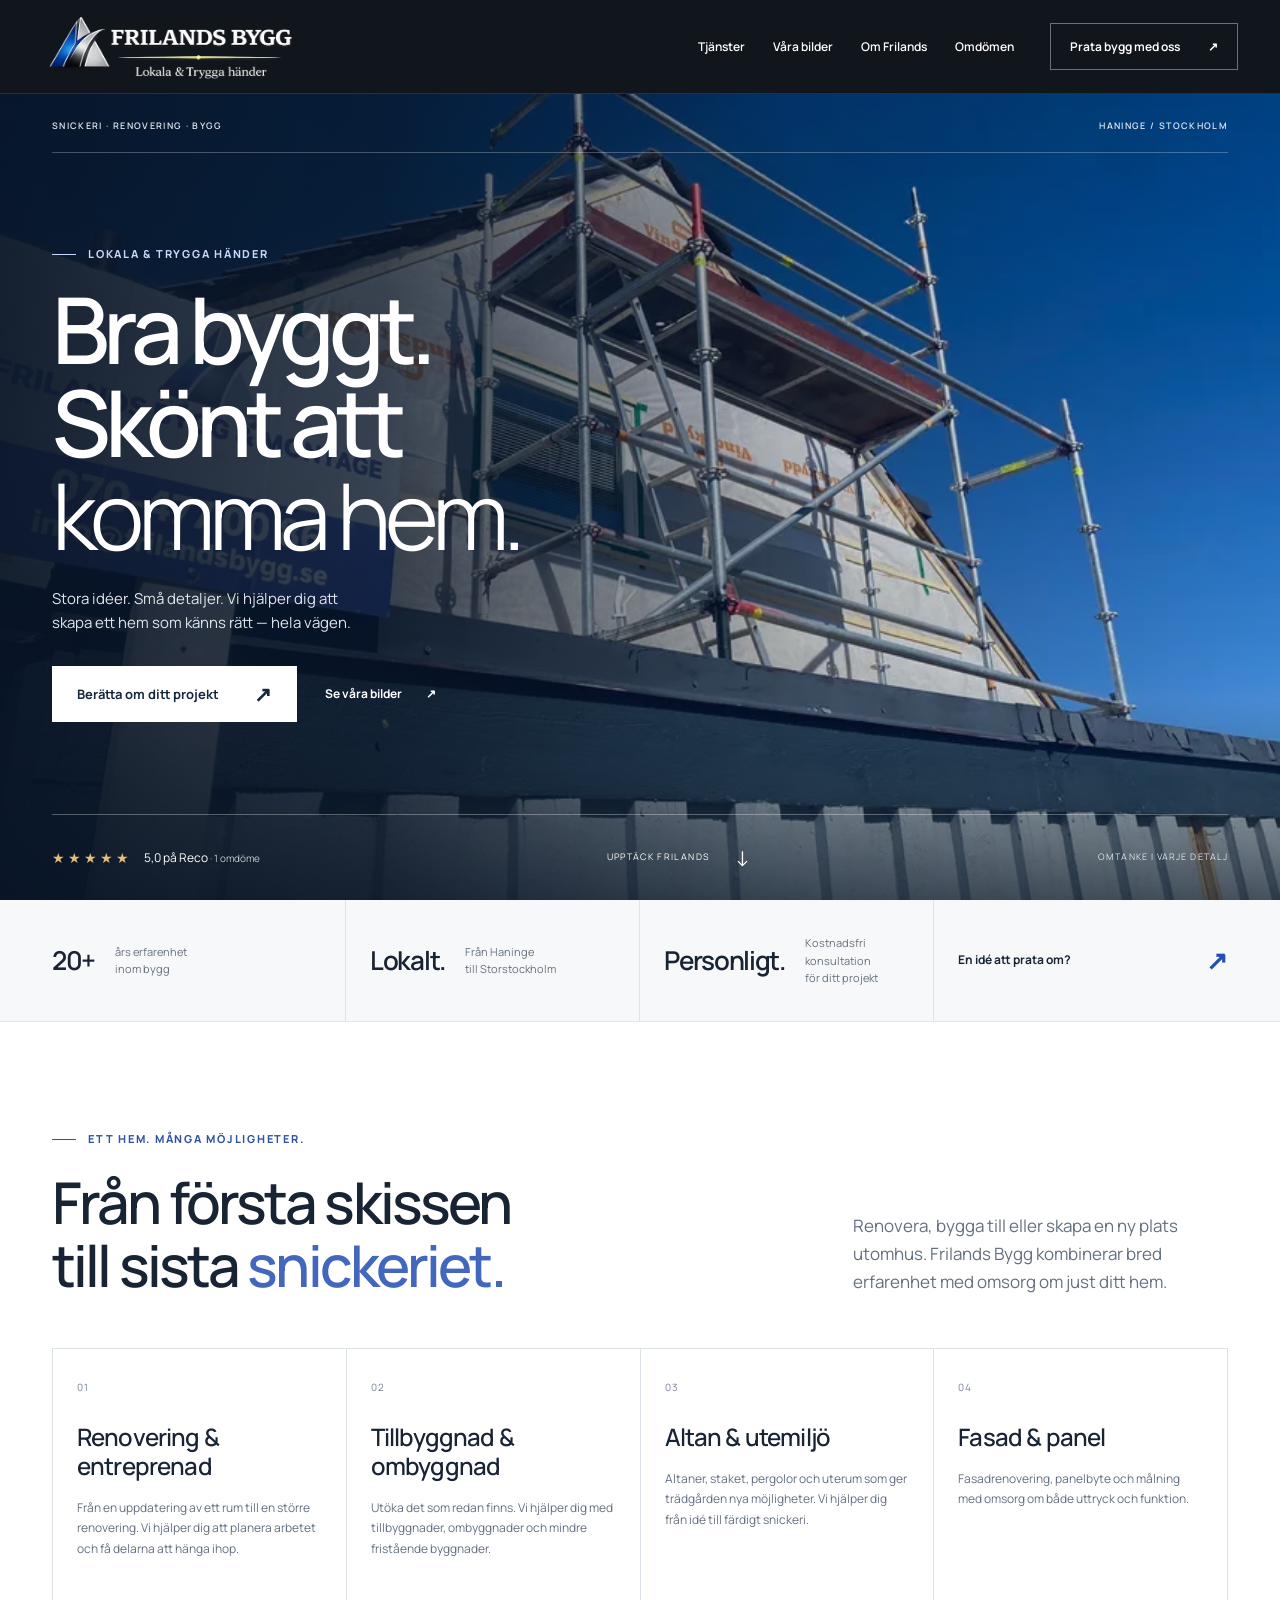
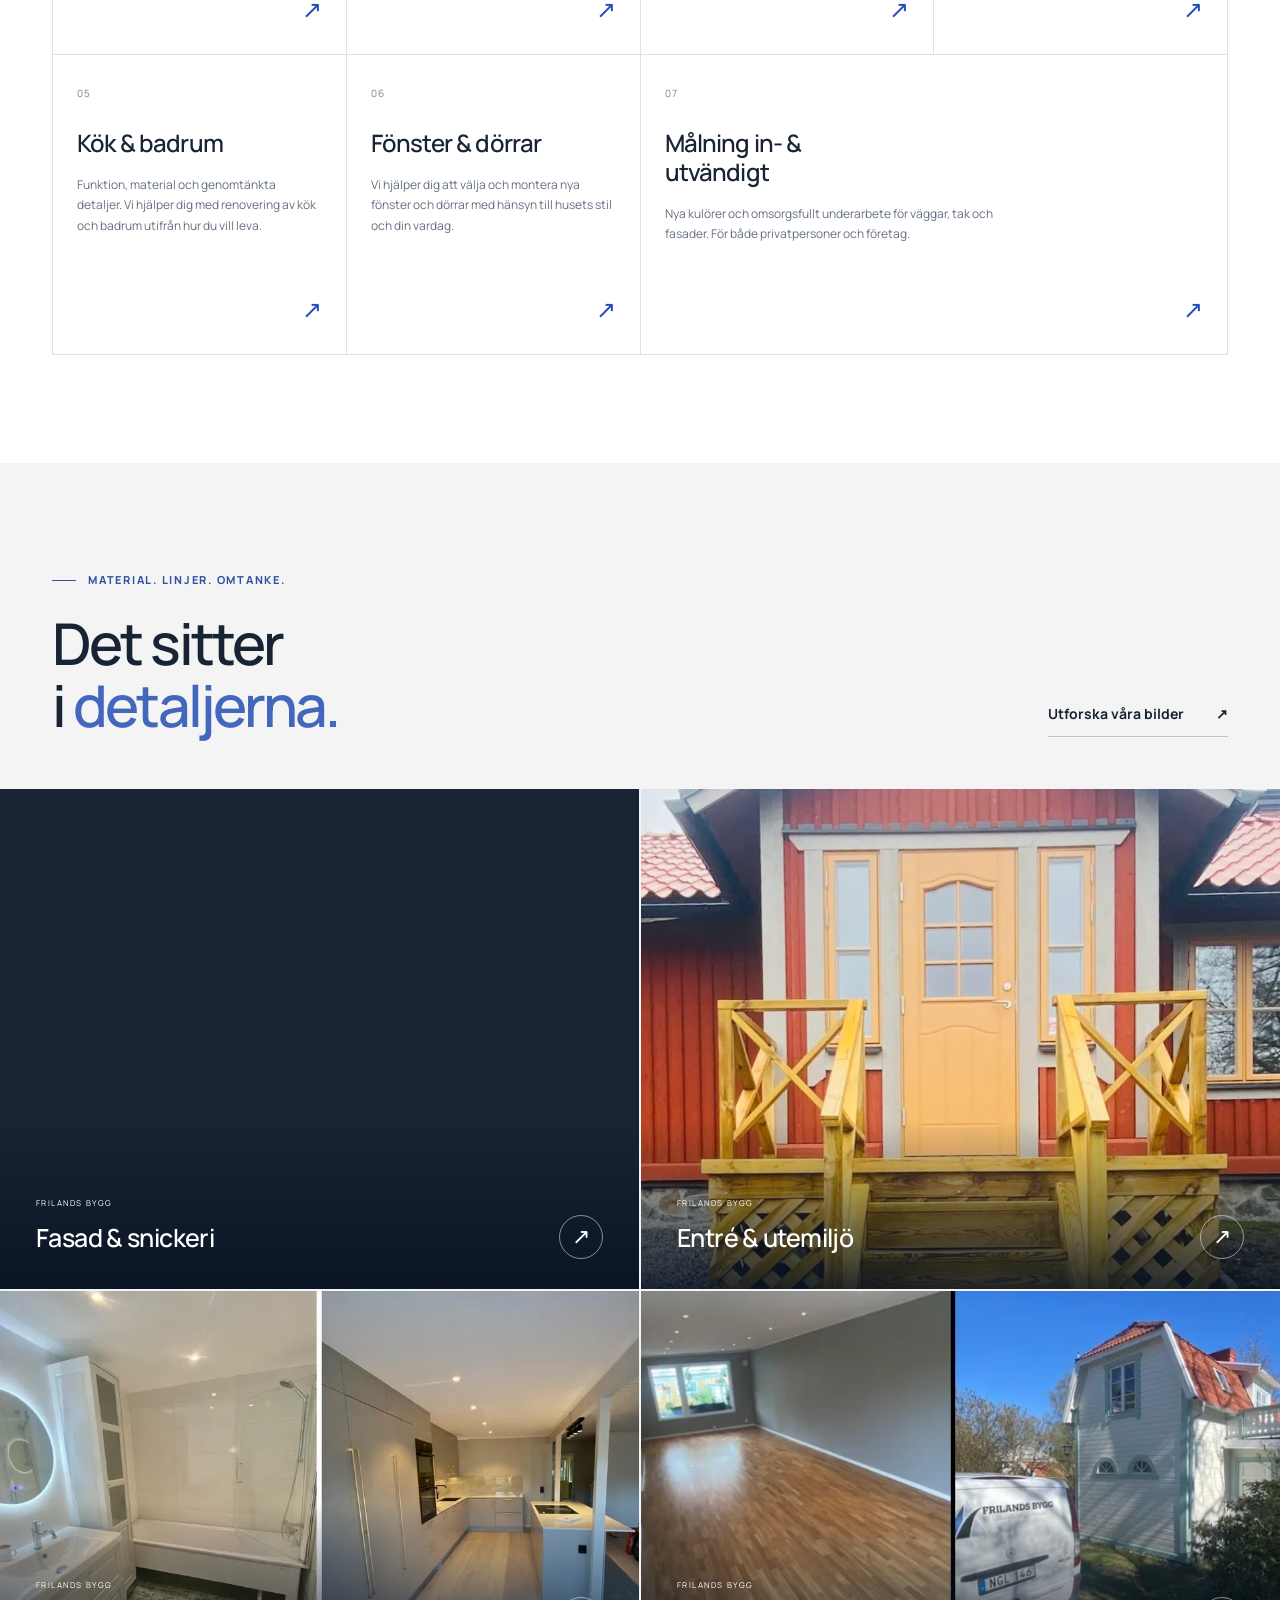
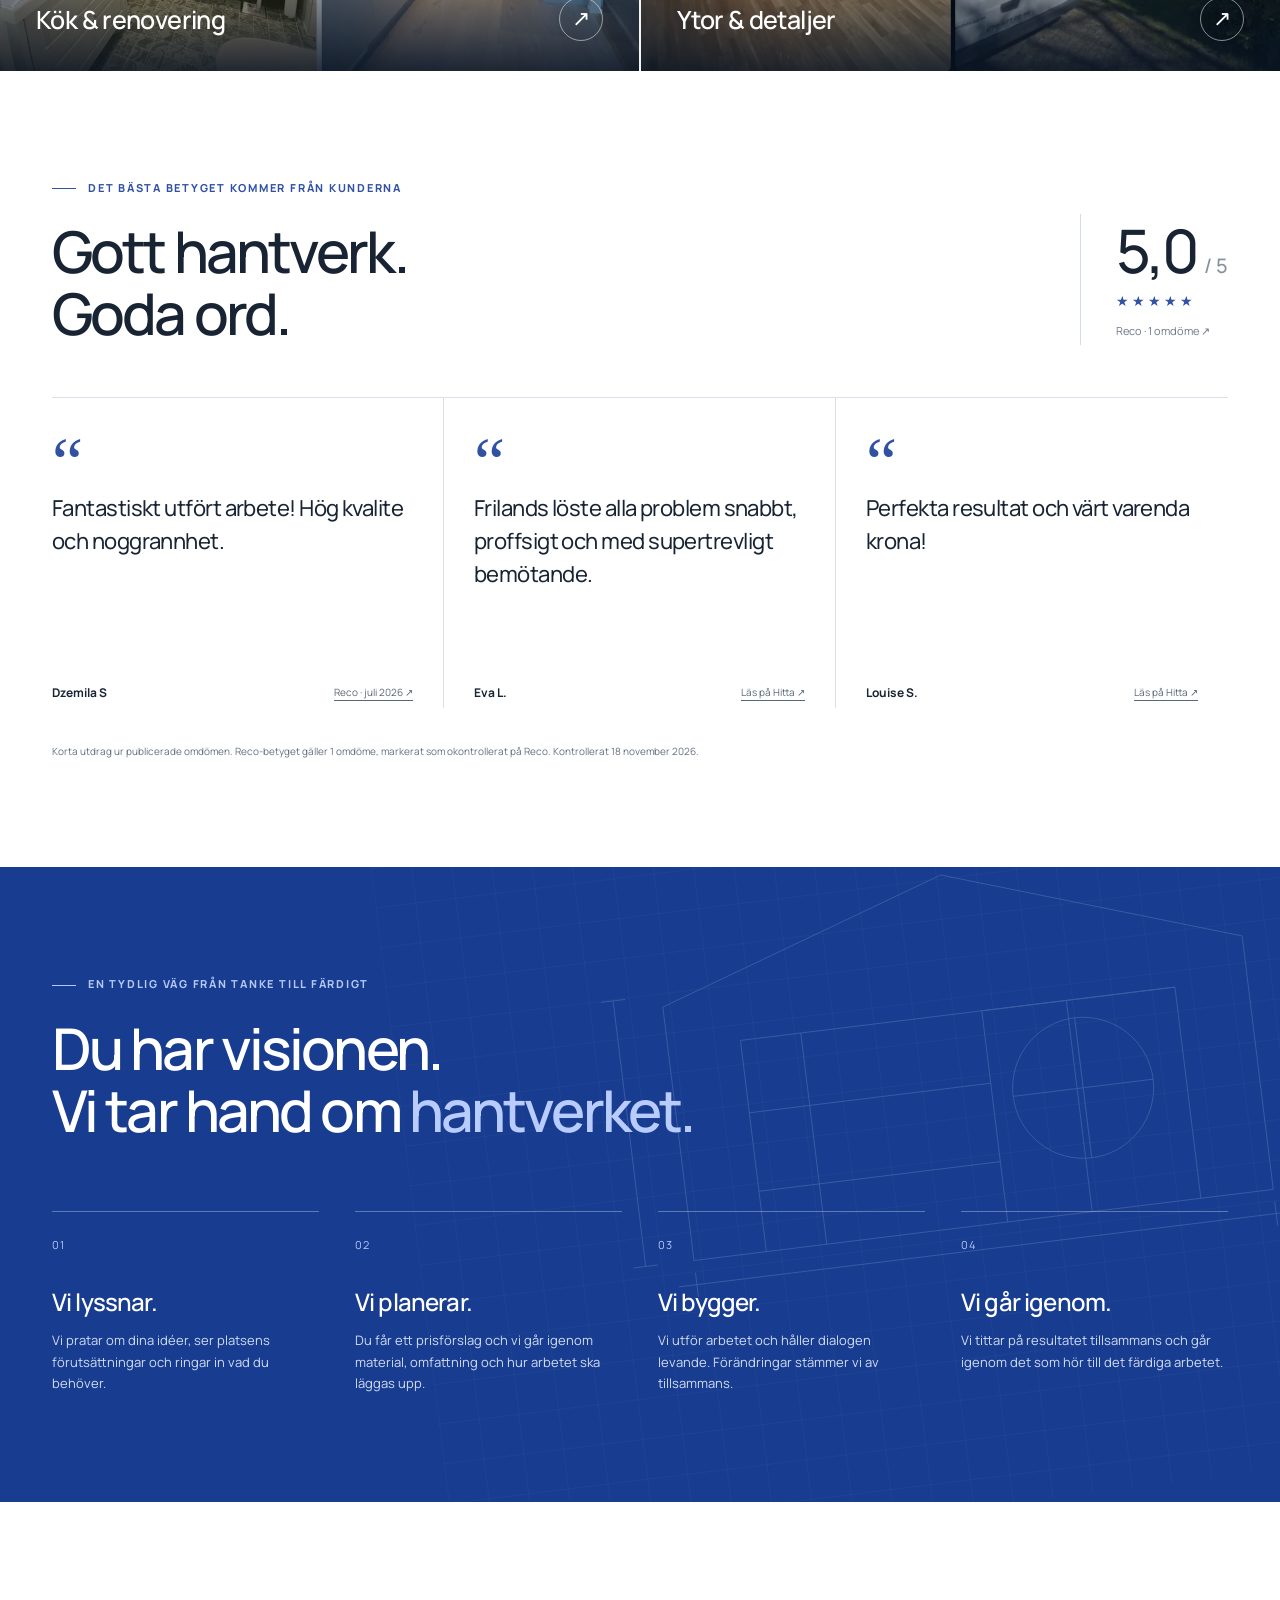
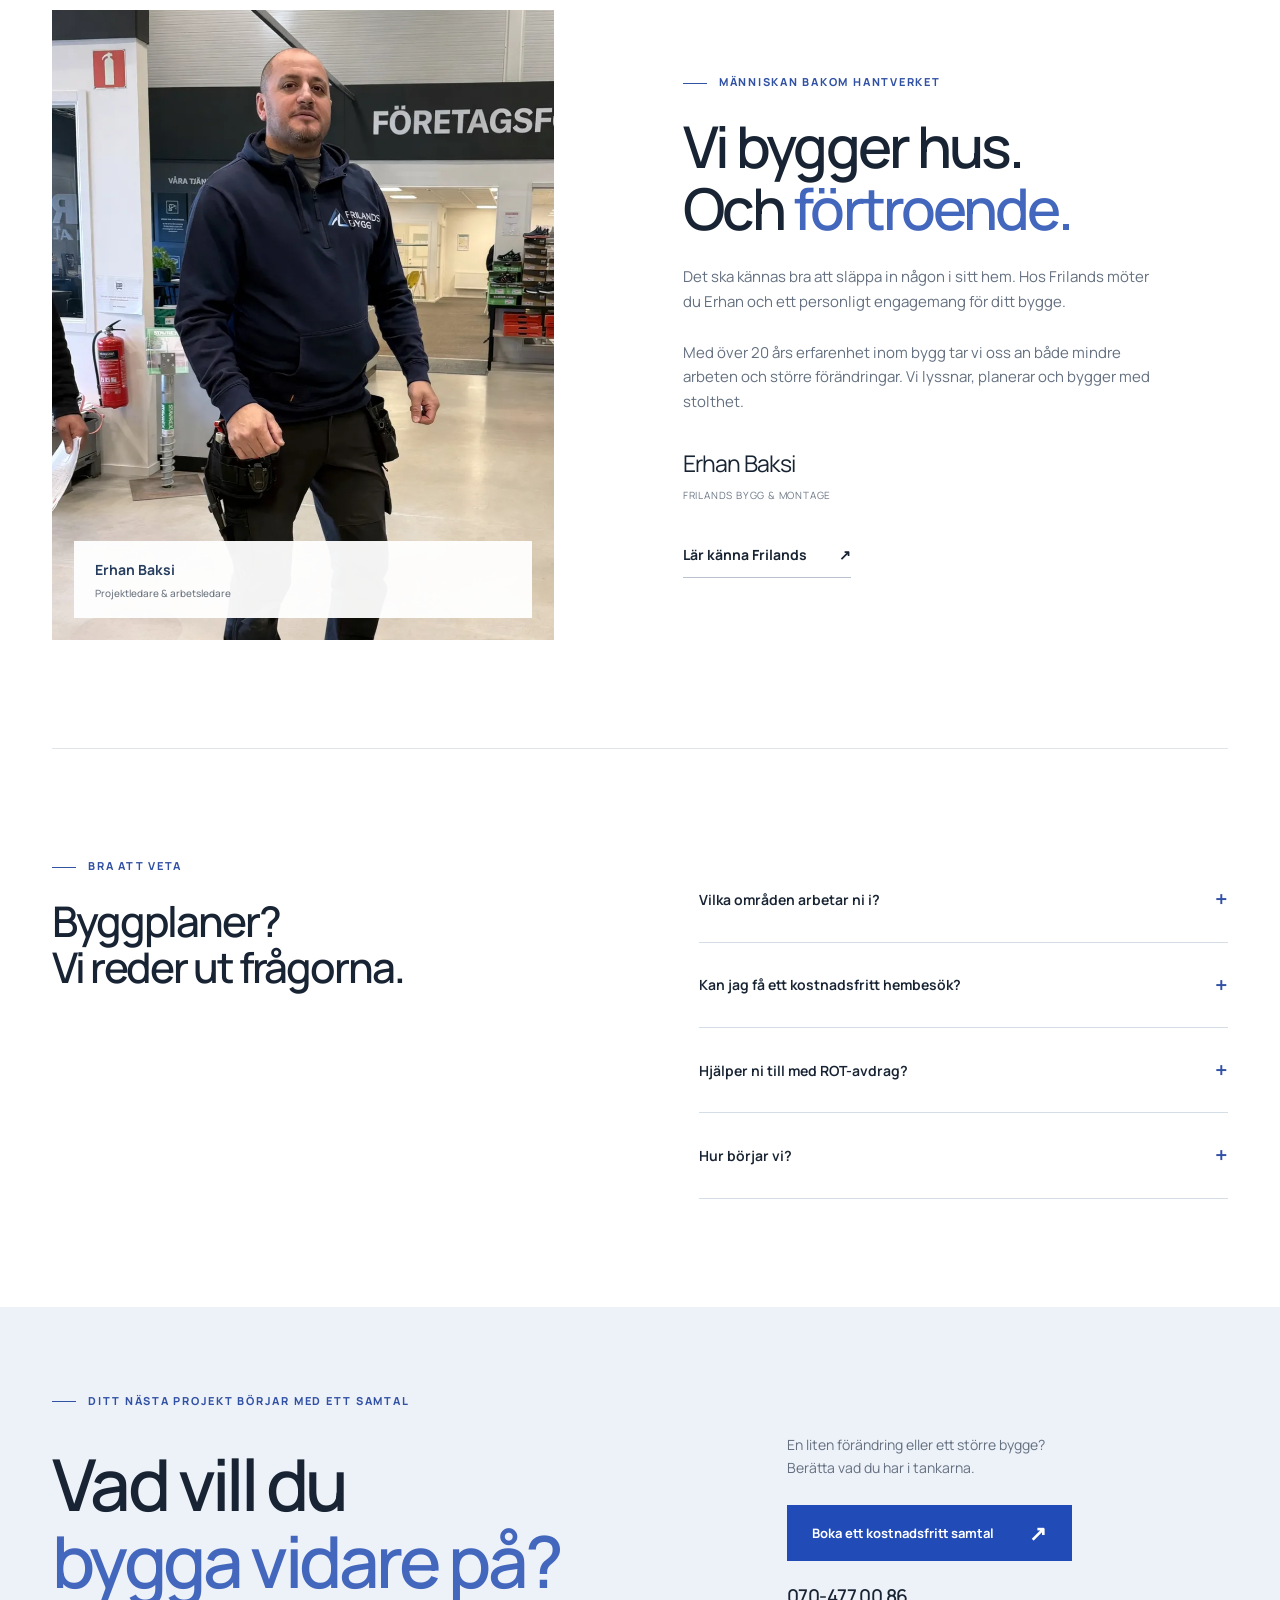
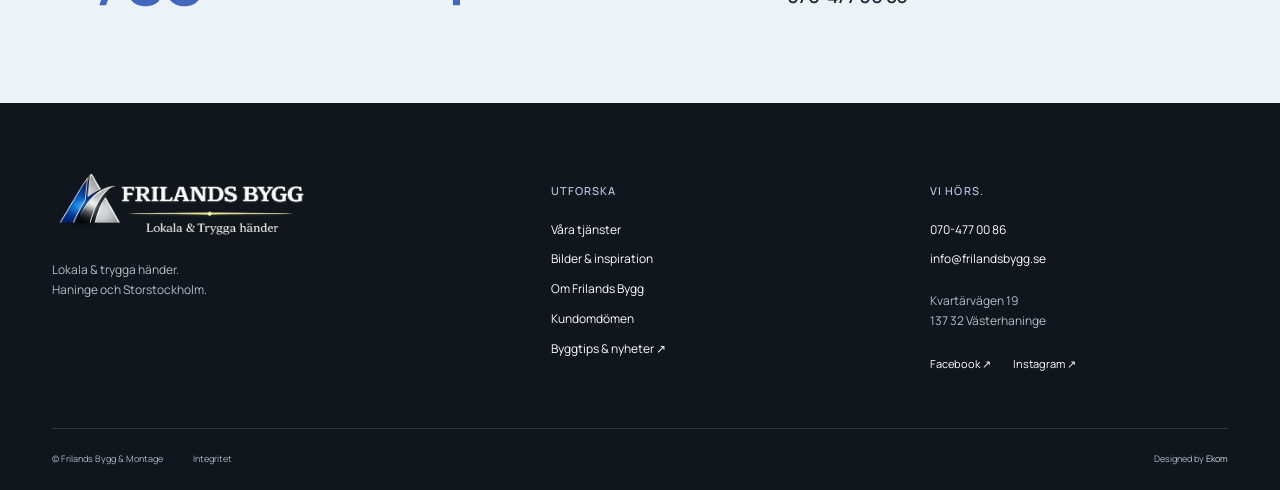
<file: index.html>
<!doctype html><html lang="sv"><head><meta charset="utf-8"><meta name="viewport" content="width=device-width, initial-scale=1"><title>Snickare &amp; renovering i Haninge och Stockholm | Frilands Bygg</title><meta name="description" content="Frilands Bygg hjälper dig med renovering, tillbyggnad, altan, kök, badrum och snickeri i Haninge och Storstockholm. Kontakta oss för en kostnadsfri konsultation."><meta name="robots" content="noindex,follow"><meta name="theme-color" content="#142d54"><link rel="canonical" href="https://frilands-bygg-design.carlzzon121.chatgpt.site/"><meta property="og:type" content="website"><meta property="og:locale" content="sv_SE"><meta property="og:title" content="Snickare &amp; renovering i Haninge och Stockholm | Frilands Bygg"><meta property="og:description" content="Frilands Bygg hjälper dig med renovering, tillbyggnad, altan, kök, badrum och snickeri i Haninge och Storstockholm. Kontakta oss för en kostnadsfri konsultation."><meta property="og:image" content="https://frilands-bygg-design.carlzzon121.chatgpt.site/assets/fasad-1600.webp"><link rel="icon" href="assets/favicon.svg" type="image/svg+xml"><link rel="preload" href="assets/manrope.woff2" as="font" type="font/woff2" crossorigin><link rel="stylesheet" href="styles.css"><script type="application/ld+json">{"@context": "https://schema.org", "@type": "GeneralContractor", "name": "Frilands Bygg & Montage", "url": "https://frilands-bygg-design.carlzzon121.chatgpt.site/", "telephone": "+46704770086", "email": "info@frilandsbygg.se", "address": {"@type": "PostalAddress", "streetAddress": "Kvartärvägen 19", "postalCode": "137 32", "addressLocality": "Västerhaninge", "addressCountry": "SE"}, "areaServed": ["Haninge", "Storstockholm"], "image": "https://frilands-bygg-design.carlzzon121.chatgpt.site/assets/fasad-1600.webp", "sameAs": ["https://facebook.com/frilandsbygg46", "https://instagram.com/fri.landsbygg/", "https://www.reco.se/frilands-bygg-montage"]}</script><script src="script.js" defer></script></head><body><a class="skip" href="#main">Hoppa till innehållet</a><header class="site-header"><a class="brand" href="index.html" aria-label="Frilands Bygg – startsida"><img src="assets/logo.webp" alt="Frilands Bygg – lokala och trygga händer" width="293" height="80"></a><nav class="desktop-nav" aria-label="Huvudmeny"><a href="tjanster.html">Tjänster</a><a href="projekt.html">Våra bilder</a><a href="om-oss.html">Om Frilands</a><a href="omdomen.html">Omdömen</a></nav><a class="header-contact" href="kontakt.html">Prata bygg med oss <span aria-hidden="true">↗</span></a><button class="menu-toggle" aria-label="Öppna meny" aria-expanded="false" aria-controls="mobile-menu"><span></span><span></span></button></header><dialog id="mobile-menu" class="mobile-menu"><div class="menu-top"><span>FRILANDS BYGG</span><button class="menu-close" aria-label="Stäng meny">×</button></div><nav aria-label="Mobilmeny"><a href="index.html">Hem</a><a href="tjanster.html">Tjänster</a><a href="projekt.html">Våra bilder</a><a href="om-oss.html">Om Frilands</a><a href="omdomen.html">Omdömen</a><a href="kontakt.html">Kontakt</a></nav><a href="tel:+46704770086">070-477 00 86</a><a href="mailto:info@frilandsbygg.se">info@frilandsbygg.se</a></dialog><main id="main"><section class="hero"><picture class="hero-media"><source media="(max-width: 700px)" srcset="assets/hero-mobile.webp"><img src="assets/hero-1600.webp" alt="Fasadarbete med Frilands Byggs skylt vid en träbyggnad" width="2364" height="1330" fetchpriority="high"></picture><div class="hero-shade"></div><div class="hero-inner wrap"><div class="hero-topline"><span>SNICKERI · RENOVERING · BYGG</span><span>HANINGE / STOCKHOLM</span></div><div class="hero-copy"><span class="eyebrow light">Lokala & trygga händer</span><h1>Bra byggt.<br>Skönt att<br><em>komma hem.</em></h1><p>Stora idéer. Små detaljer. Vi hjälper dig att<br class="desktop-only"> skapa ett hem som känns rätt — hela vägen.</p><div class="hero-actions"><a class="button" href="kontakt.html">Berätta om ditt projekt<span aria-hidden="true">↗</span></a><a class="hero-link" href="projekt.html">Se våra bilder<span aria-hidden="true">↗</span></a></div></div><div class="hero-bottom"><a href="https://www.reco.se/frilands-bygg-montage" target="_blank" rel="noopener"><span class="stars">★★★★★</span><span>5,0 på Reco <small>· 1 omdöme</small></span></a><a href="#tjanster" class="scroll-link">UPPTÄCK FRILANDS <span aria-hidden="true">↓</span></a><span class="hero-photo-label">OMTANKE I VARJE DETALJ</span></div></div></section><div class="trust-strip"><div><strong>20+</strong><span>års erfarenhet<br>inom bygg</span></div><div><strong>Lokalt.</strong><span>Från Haninge<br>till Storstockholm</span></div><div><strong>Personligt.</strong><span>Kostnadsfri konsultation<br>för ditt projekt</span></div><a href="kontakt.html">En idé att prata om? <span aria-hidden="true">↗</span></a></div><section id="tjanster" class="section wrap"><div class="section-heading"><div><span class="eyebrow">Ett hem. Många möjligheter.</span><h2>Från första skissen<br>till sista <em>snickeriet.</em></h2></div><p>Renovera, bygga till eller skapa en ny plats utomhus. Frilands Bygg kombinerar bred erfarenhet med omsorg om just ditt hem.</p></div><div class="service-grid"><a class="service-card" href="renovering.html"><span class="service-index">01</span><h3>Renovering & entreprenad</h3><p>Från en uppdatering av ett rum till en större renovering. Vi hjälper dig att planera arbetet och få delarna att hänga ihop.</p><span class="service-arrow" aria-hidden="true">↗</span></a><a class="service-card" href="tillbyggnad.html"><span class="service-index">02</span><h3>Tillbyggnad & ombyggnad</h3><p>Utöka det som redan finns. Vi hjälper dig med tillbyggnader, ombyggnader och mindre fristående byggnader.</p><span class="service-arrow" aria-hidden="true">↗</span></a><a class="service-card" href="altan.html"><span class="service-index">03</span><h3>Altan & utemiljö</h3><p>Altaner, staket, pergolor och uterum som ger trädgården nya möjligheter. Vi hjälper dig från idé till färdigt snickeri.</p><span class="service-arrow" aria-hidden="true">↗</span></a><a class="service-card" href="fasad.html"><span class="service-index">04</span><h3>Fasad & panel</h3><p>Fasadrenovering, panelbyte och målning med omsorg om både uttryck och funktion.</p><span class="service-arrow" aria-hidden="true">↗</span></a><a class="service-card" href="kok-badrum.html"><span class="service-index">05</span><h3>Kök & badrum</h3><p>Funktion, material och genomtänkta detaljer. Vi hjälper dig med renovering av kök och badrum utifrån hur du vill leva.</p><span class="service-arrow" aria-hidden="true">↗</span></a><a class="service-card" href="fonster-dorrar.html"><span class="service-index">06</span><h3>Fönster & dörrar</h3><p>Vi hjälper dig att välja och montera nya fönster och dörrar med hänsyn till husets stil och din vardag.</p><span class="service-arrow" aria-hidden="true">↗</span></a><a class="service-card" href="malning.html"><span class="service-index">07</span><h3>Målning in- & utvändigt</h3><p>Nya kulörer och omsorgsfullt underarbete för väggar, tak och fasader. För både privatpersoner och företag.</p><span class="service-arrow" aria-hidden="true">↗</span></a></div></section><section class="projects section"><div class="wrap section-heading"><div><span class="eyebrow">Material. Linjer. Omtanke.</span><h2>Det sitter<br>i <em>detaljerna.</em></h2></div><a class="text-link" href="projekt.html">Utforska våra bilder<span aria-hidden="true">↗</span></a></div><div class="project-grid"><button class="project-card" data-image="assets/fasad-1600.webp" data-caption="Blå träfasad med vita snickerier"><img class="" src="assets/fasad-960.webp" srcset="assets/fasad-480.webp 480w, assets/fasad-960.webp 960w, assets/fasad-1600.webp 1600w" sizes="(max-width: 700px) 100vw, 50vw" alt="Blå träfasad med vita snickerier" width="1200" height="900" loading="lazy" decoding="async"><span class="project-caption"><span><small>FRILANDS BYGG</small><strong>Fasad & snickeri</strong></span><span class="circle-arrow" aria-hidden="true">↗</span></span></button><button class="project-card" data-image="assets/entre-1600.webp" data-caption="Entré med trätrappa och räcke"><img class="" src="assets/entre-960.webp" srcset="assets/entre-480.webp 480w, assets/entre-960.webp 960w, assets/entre-1600.webp 1600w" sizes="(max-width: 700px) 100vw, 50vw" alt="Entré med trätrappa och räcke" width="1200" height="900" loading="lazy" decoding="async"><span class="project-caption"><span><small>FRILANDS BYGG</small><strong>Entré & utemiljö</strong></span><span class="circle-arrow" aria-hidden="true">↗</span></span></button><button class="project-card" data-image="assets/kok-1600.webp" data-caption="Kök från Frilands bildmaterial"><img class="" src="assets/kok-960.webp" srcset="assets/kok-480.webp 480w, assets/kok-960.webp 960w, assets/kok-1600.webp 1600w" sizes="(max-width: 700px) 100vw, 50vw" alt="Kök från Frilands bildmaterial" width="1200" height="900" loading="lazy" decoding="async"><span class="project-caption"><span><small>FRILANDS BYGG</small><strong>Kök & renovering</strong></span><span class="circle-arrow" aria-hidden="true">↗</span></span></button><button class="project-card" data-image="assets/malning-1600.webp" data-caption="Invändig renovering från Frilands bildmaterial"><img class="" src="assets/malning-960.webp" srcset="assets/malning-480.webp 480w, assets/malning-960.webp 960w, assets/malning-1600.webp 1600w" sizes="(max-width: 700px) 100vw, 50vw" alt="Invändig renovering från Frilands bildmaterial" width="1200" height="900" loading="lazy" decoding="async"><span class="project-caption"><span><small>FRILANDS BYGG</small><strong>Ytor & detaljer</strong></span><span class="circle-arrow" aria-hidden="true">↗</span></span></button></div></section><section class="reviews section" id="omdomen"><div class="wrap"><div class="section-heading"><div><span class="eyebrow">Det bästa betyget kommer från kunderna</span><h2>Gott hantverk.<br>Goda ord.</h2></div><a class="rating-summary" href="https://www.reco.se/frilands-bygg-montage" target="_blank" rel="noopener"><strong>5,0<span>/ 5</span></strong><span class="stars" aria-label="5 av 5 stjärnor">★★★★★</span><small>Reco · 1 omdöme ↗</small></a></div><div class="review-grid"><article class="review-card"><span class="quote-mark" aria-hidden="true">“</span><blockquote>Fantastiskt utfört arbete! Hög kvalite och noggrannhet.</blockquote><div><strong>Dzemila S</strong><a href="https://www.reco.se/frilands-bygg-montage" target="_blank" rel="noopener">Reco · juli 2026 ↗</a></div></article><article class="review-card"><span class="quote-mark" aria-hidden="true">“</span><blockquote>Frilands löste alla problem snabbt, proffsigt och med supertrevligt bemötande.</blockquote><div><strong>Eva L.</strong><a href="https://www.hitta.se/verksamhet/frilands-bygg-montage-fhggbhjp#omdomen" target="_blank" rel="noopener">Läs på Hitta ↗</a></div></article><article class="review-card"><span class="quote-mark" aria-hidden="true">“</span><blockquote>Perfekta resultat och värt varenda krona!</blockquote><div><strong>Louise S.</strong><a href="https://www.hitta.se/verksamhet/frilands-bygg-montage-fhggbhjp#omdomen" target="_blank" rel="noopener">Läs på Hitta ↗</a></div></article></div><p class="source-note">Korta utdrag ur publicerade omdömen. Reco-betyget gäller 1 omdöme, markerat som okontrollerat på Reco. Kontrollerat 18 november 2026.</p></div></section><section class="process section"><div class="blueprint" aria-hidden="true"><svg viewBox="0 0 600 380" fill="none"><path d="M60 320V110L300 30l240 80v210H60m60 0V145h360v175M170 145v175m150-175v175M120 205h200m-200 65h200m0-125h160m-90 0v175M45 340h510M60 330v20m480-20v20M20 100v220m-10-220h20m-20 220h20"/><circle cx="395" cy="218" r="58"/><path d="M337 218h116m-58-58v116"/></svg></div><div class="wrap"><span class="eyebrow">En tydlig väg från tanke till färdigt</span><h2>Du har visionen.<br>Vi tar hand om <em>hantverket.</em></h2><div class="process-grid"><article><span>01</span><h3>Vi lyssnar.</h3><p>Vi pratar om dina idéer, ser platsens förutsättningar och ringar in vad du behöver.</p></article><article><span>02</span><h3>Vi planerar.</h3><p>Du får ett prisförslag och vi går igenom material, omfattning och hur arbetet ska läggas upp.</p></article><article><span>03</span><h3>Vi bygger.</h3><p>Vi utför arbetet och håller dialogen levande. Förändringar stämmer vi av tillsammans.</p></article><article><span>04</span><h3>Vi går igenom.</h3><p>Vi tittar på resultatet tillsammans och går igenom det som hör till det färdiga arbetet.</p></article></div></div></section><section class="about-section section wrap"><div class="portrait-frame"><img class="" src="assets/erhan-960.webp" srcset="assets/erhan-480.webp 480w, assets/erhan-960.webp 960w, assets/erhan-1600.webp 1600w" sizes="(max-width: 700px) 100vw, 50vw" alt="Erhan Baksi, projektledare på Frilands Bygg" width="1200" height="900" loading="lazy" decoding="async"><span class="portrait-label">Erhan Baksi <small>Projektledare & arbetsledare</small></span></div><div class="about-copy"><span class="eyebrow">Människan bakom hantverket</span><h2>Vi bygger hus.<br>Och <em>förtroende.</em></h2><p>Det ska kännas bra att släppa in någon i sitt hem. Hos Frilands möter du Erhan och ett personligt engagemang för ditt bygge.</p><p>Med över 20 års erfarenhet inom bygg tar vi oss an både mindre arbeten och större förändringar. Vi lyssnar, planerar och bygger med stolthet.</p><div class="signature">Erhan Baksi <span>Frilands Bygg & Montage</span></div><a class="text-link" href="om-oss.html">Lär känna Frilands<span aria-hidden="true">↗</span></a></div></section><section class="section faq wrap"><div><span class="eyebrow">Bra att veta</span><h2>Byggplaner?<br>Vi reder ut frågorna.</h2></div><div><details><summary>Vilka områden arbetar ni i?<span aria-hidden="true">+</span></summary><p>Vi utgår från Västerhaninge och arbetar i Haninge och Storstockholm. Hör av dig och berätta var ditt projekt finns.</p></details><details><summary>Kan jag få ett kostnadsfritt hembesök?<span aria-hidden="true">+</span></summary><p>Ja, Frilands erbjuder kostnadsfri konsultation och hembesök för att prata om projektets förutsättningar och ta fram ett prisförslag.</p></details><details><summary>Hjälper ni till med ROT-avdrag?<span aria-hidden="true">+</span></summary><p>Vi hjälper till med hanteringen när arbetet uppfyller villkoren. Din rätt till avdrag och aktuella regler kontrolleras inför projektet.</p></details><details><summary>Hur börjar vi?<span aria-hidden="true">+</span></summary><p>Ring 070-477 00 86 eller mejla info@frilandsbygg.se. Berätta gärna vad du vill göra, var det ligger och när du önskar komma igång.</p></details></div></section><section class="contact-banner"><div class="wrap"><span class="eyebrow">Ditt nästa projekt börjar med ett samtal</span><div class="contact-banner-grid"><h2>Vad vill du<br><em>bygga vidare på?</em></h2><div><p>En liten förändring eller ett större bygge?<br>Berätta vad du har i tankarna.</p><a class="button" href="kontakt.html">Boka ett kostnadsfritt samtal<span aria-hidden="true">↗</span></a><a class="contact-number" href="tel:+46704770086">070-477 00 86</a></div></div></div></section></main><footer><div class="footer-main wrap"><div><a href="index.html"><img src="assets/logo.webp" alt="Frilands Bygg" width="293" height="80"></a><p>Lokala & trygga händer.<br>Haninge och Storstockholm.</p></div><div><h2>Utforska</h2><a href="tjanster.html">Våra tjänster</a><a href="projekt.html">Bilder & inspiration</a><a href="om-oss.html">Om Frilands Bygg</a><a href="omdomen.html">Kundomdömen</a><a href="https://frilandsbygg.se/blogg/" target="_blank" rel="noopener">Byggtips & nyheter ↗</a></div><div><h2>Vi hörs.</h2><a href="tel:+46704770086">070-477 00 86</a><a href="mailto:info@frilandsbygg.se">info@frilandsbygg.se</a><p>Kvartärvägen 19<br>137 32 Västerhaninge</p><div class="social"><a href="https://facebook.com/frilandsbygg46" target="_blank" rel="noopener">Facebook ↗</a><a href="https://instagram.com/fri.landsbygg/" target="_blank" rel="noopener">Instagram ↗</a></div></div></div><div class="footer-bottom wrap"><span>© Frilands Bygg & Montage</span><a href="integritet.html">Integritet</a><span class="credit">Designed by <a href="https://ekom.se" target="_blank" rel="noopener">Ekom</a></span></div></footer><div class="mobile-contact"><a href="tel:+46704770086"><span aria-hidden="true">↗</span> Ring oss</a><a href="kontakt.html">Berätta om ditt projekt <span aria-hidden="true">↗</span></a></div><dialog class="lightbox" id="lightbox"><button class="lightbox-close" aria-label="Stäng bild">×</button><button class="lightbox-prev" aria-label="Föregående bild">←</button><figure><img src="assets/fasad-1600.webp" alt=""><figcaption></figcaption></figure><button class="lightbox-next" aria-label="Nästa bild">→</button></dialog></body></html>
</file>
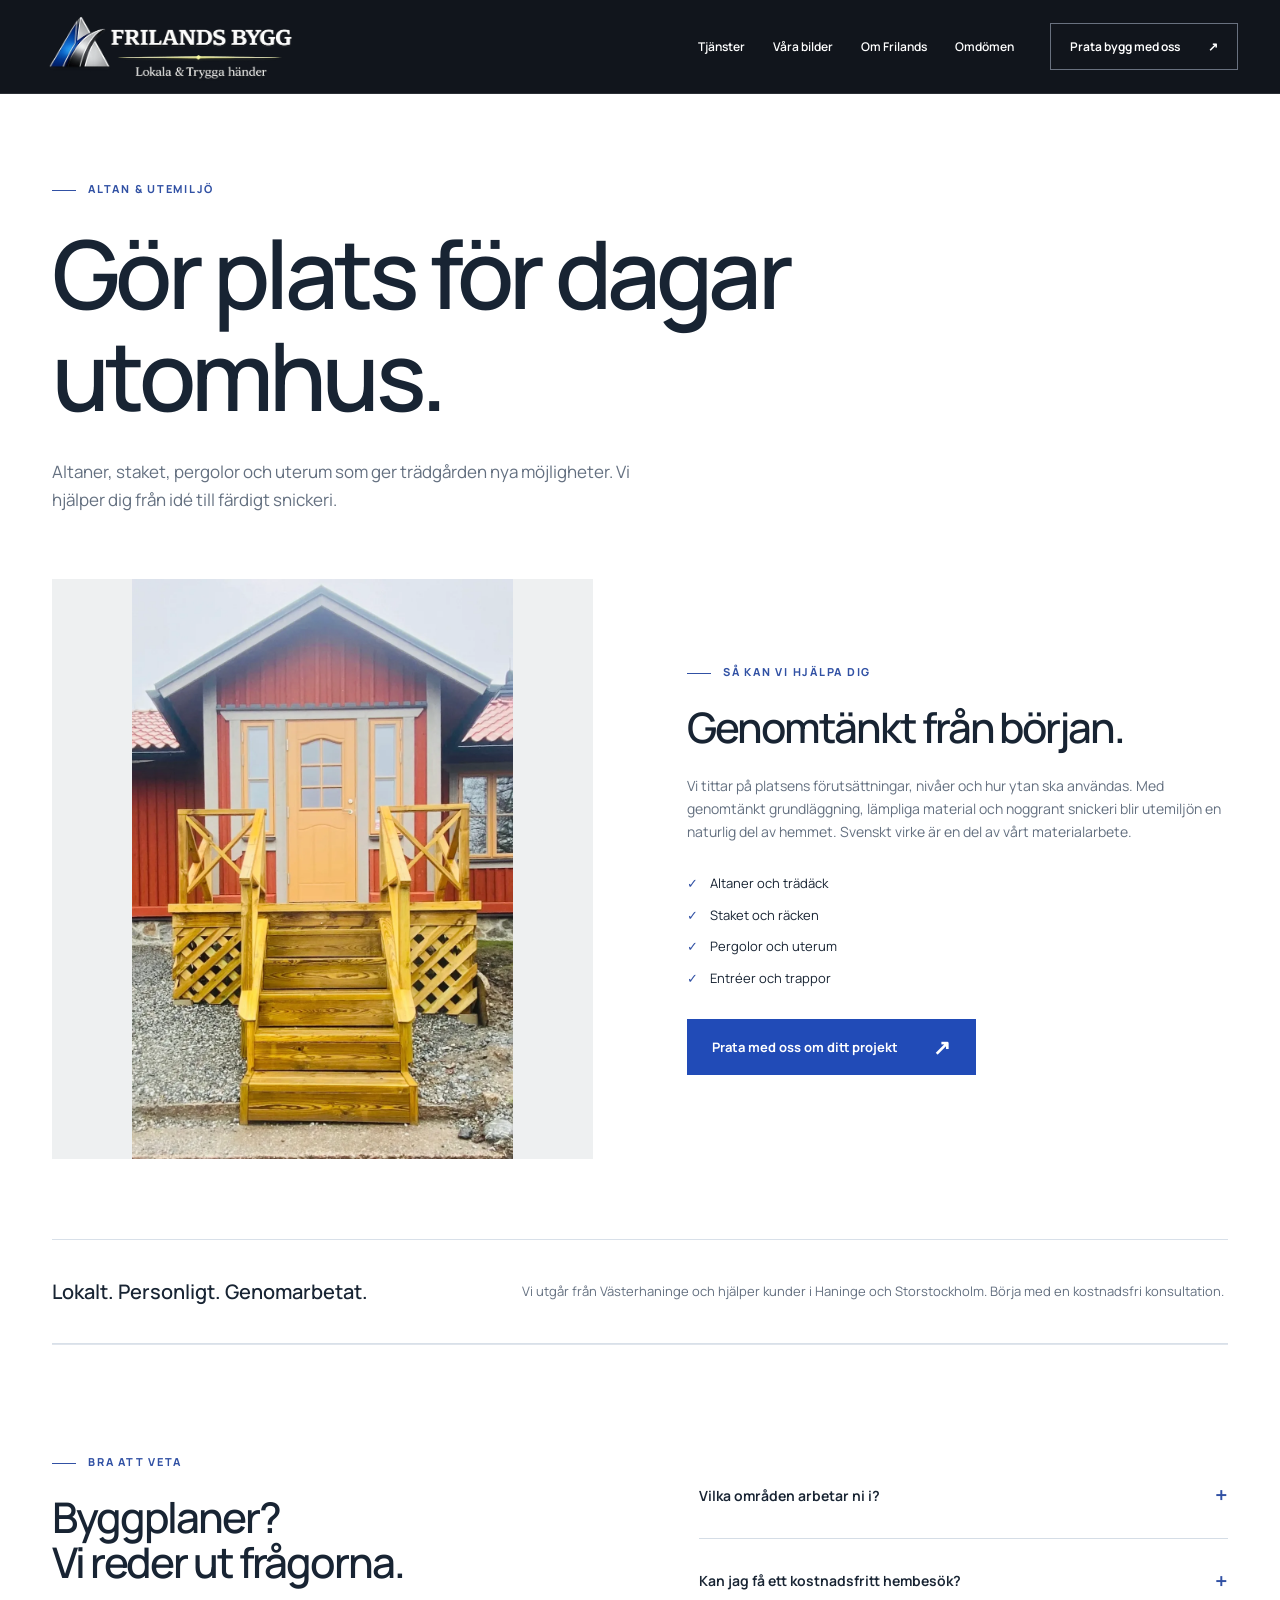
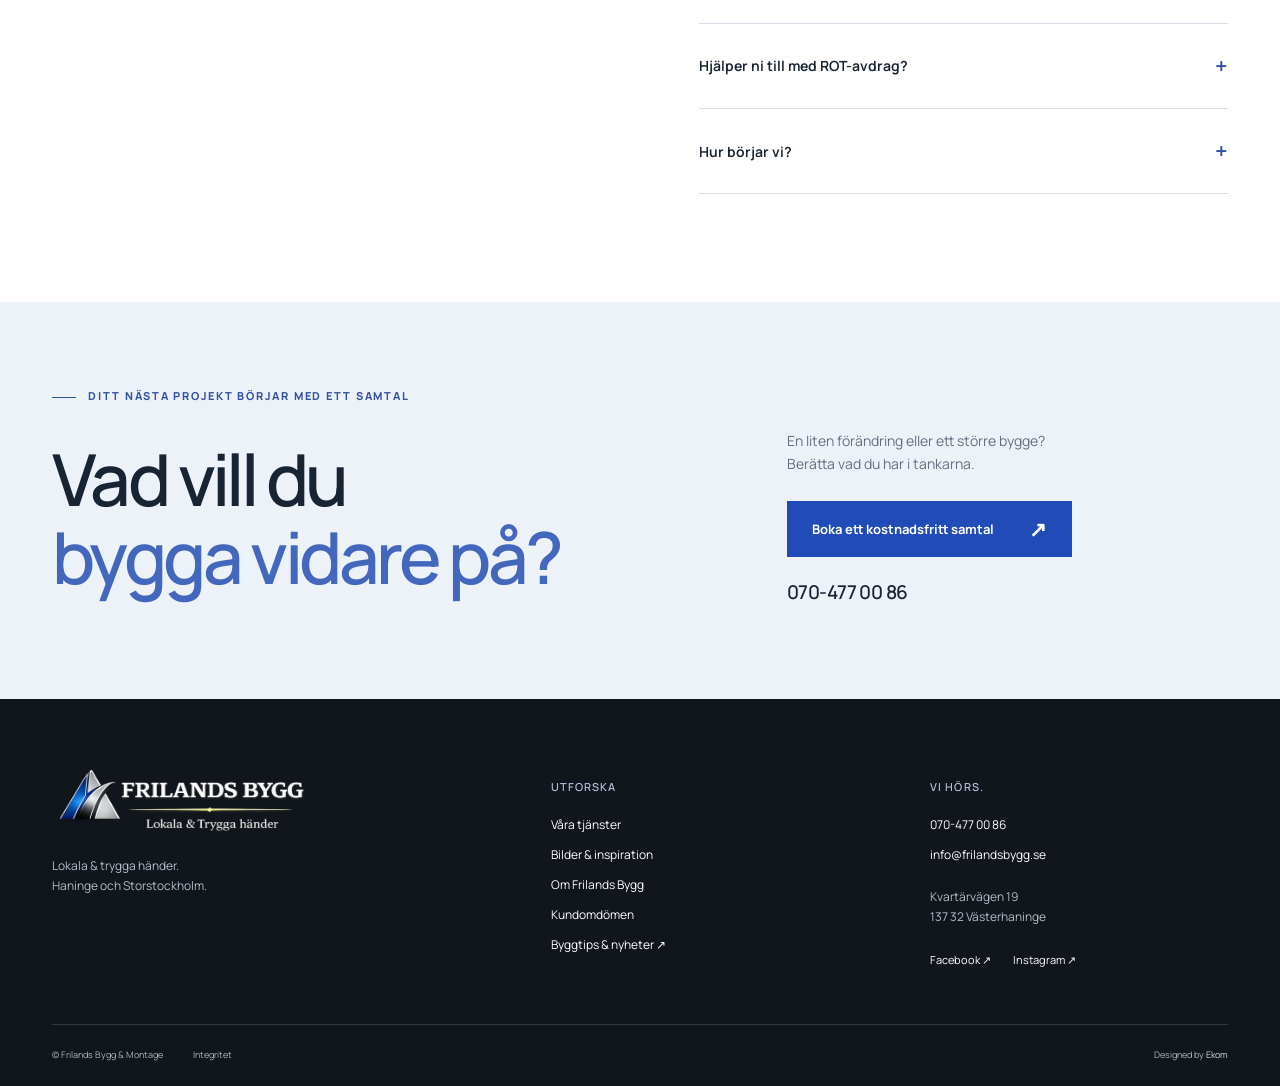
<file: altan.html>
<!doctype html><html lang="sv"><head><meta charset="utf-8"><meta name="viewport" content="width=device-width, initial-scale=1"><title>Altan &amp; utemiljö i Haninge &amp; Stockholm | Frilands Bygg</title><meta name="description" content="Altaner, staket, pergolor och uterum som ger trädgården nya möjligheter. Vi hjälper dig från idé till färdigt snickeri. Frilands Bygg &amp; Montage i Västerhaninge."><meta name="robots" content="noindex,follow"><meta name="theme-color" content="#142d54"><link rel="canonical" href="https://frilands-bygg-design.carlzzon121.chatgpt.site/altan.html"><meta property="og:type" content="website"><meta property="og:locale" content="sv_SE"><meta property="og:title" content="Altan &amp; utemiljö i Haninge &amp; Stockholm | Frilands Bygg"><meta property="og:description" content="Altaner, staket, pergolor och uterum som ger trädgården nya möjligheter. Vi hjälper dig från idé till färdigt snickeri. Frilands Bygg &amp; Montage i Västerhaninge."><meta property="og:image" content="https://frilands-bygg-design.carlzzon121.chatgpt.site/assets/fasad-1600.webp"><link rel="icon" href="assets/favicon.svg" type="image/svg+xml"><link rel="preload" href="assets/manrope.woff2" as="font" type="font/woff2" crossorigin><link rel="stylesheet" href="styles.css"><script type="application/ld+json">{"@context": "https://schema.org", "@type": "GeneralContractor", "name": "Frilands Bygg & Montage", "url": "https://frilands-bygg-design.carlzzon121.chatgpt.site/", "telephone": "+46704770086", "email": "info@frilandsbygg.se", "address": {"@type": "PostalAddress", "streetAddress": "Kvartärvägen 19", "postalCode": "137 32", "addressLocality": "Västerhaninge", "addressCountry": "SE"}, "areaServed": ["Haninge", "Storstockholm"], "image": "https://frilands-bygg-design.carlzzon121.chatgpt.site/assets/fasad-1600.webp", "sameAs": ["https://facebook.com/frilandsbygg46", "https://instagram.com/fri.landsbygg/", "https://www.reco.se/frilands-bygg-montage"]}</script><script src="script.js" defer></script></head><body><a class="skip" href="#main">Hoppa till innehållet</a><header class="site-header"><a class="brand" href="index.html" aria-label="Frilands Bygg – startsida"><img src="assets/logo.webp" alt="Frilands Bygg – lokala och trygga händer" width="293" height="80"></a><nav class="desktop-nav" aria-label="Huvudmeny"><a href="tjanster.html">Tjänster</a><a href="projekt.html">Våra bilder</a><a href="om-oss.html">Om Frilands</a><a href="omdomen.html">Omdömen</a></nav><a class="header-contact" href="kontakt.html">Prata bygg med oss <span aria-hidden="true">↗</span></a><button class="menu-toggle" aria-label="Öppna meny" aria-expanded="false" aria-controls="mobile-menu"><span></span><span></span></button></header><dialog id="mobile-menu" class="mobile-menu"><div class="menu-top"><span>FRILANDS BYGG</span><button class="menu-close" aria-label="Stäng meny">×</button></div><nav aria-label="Mobilmeny"><a href="index.html">Hem</a><a href="tjanster.html">Tjänster</a><a href="projekt.html">Våra bilder</a><a href="om-oss.html">Om Frilands</a><a href="omdomen.html">Omdömen</a><a href="kontakt.html">Kontakt</a></nav><a href="tel:+46704770086">070-477 00 86</a><a href="mailto:info@frilandsbygg.se">info@frilandsbygg.se</a></dialog><main id="main"><section class="page-intro wrap"><span class="eyebrow">Altan & utemiljö</span><h1>Gör plats för dagar utomhus.</h1><p>Altaner, staket, pergolor och uterum som ger trädgården nya möjligheter. Vi hjälper dig från idé till färdigt snickeri.</p></section><section class="service-detail wrap"><div class="service-detail-photo"><img class="" src="assets/entre-960.webp" srcset="assets/entre-480.webp 480w, assets/entre-960.webp 960w, assets/entre-1600.webp 1600w" sizes="(max-width: 700px) 100vw, 50vw" alt="Altan &amp; utemiljö" width="1200" height="900" loading="eager" decoding="async"></div><div><span class="eyebrow">Så kan vi hjälpa dig</span><h2>Genomtänkt från början.</h2><p>Vi tittar på platsens förutsättningar, nivåer och hur ytan ska användas. Med genomtänkt grundläggning, lämpliga material och noggrant snickeri blir utemiljön en naturlig del av hemmet. Svenskt virke är en del av vårt materialarbete.</p><ul class="check-list"><li>Altaner och trädäck</li><li>Staket och räcken</li><li>Pergolor och uterum</li><li>Entréer och trappor</li></ul><a class="button" href="kontakt.html?projekt=altan">Prata med oss om ditt projekt<span aria-hidden="true">↗</span></a></div></section><section class="service-note wrap"><strong>Lokalt. Personligt. Genomarbetat.</strong><p>Vi utgår från Västerhaninge och hjälper kunder i Haninge och Storstockholm. Börja med en kostnadsfri konsultation.</p></section><section class="section faq wrap"><div><span class="eyebrow">Bra att veta</span><h2>Byggplaner?<br>Vi reder ut frågorna.</h2></div><div><details><summary>Vilka områden arbetar ni i?<span aria-hidden="true">+</span></summary><p>Vi utgår från Västerhaninge och arbetar i Haninge och Storstockholm. Hör av dig och berätta var ditt projekt finns.</p></details><details><summary>Kan jag få ett kostnadsfritt hembesök?<span aria-hidden="true">+</span></summary><p>Ja, Frilands erbjuder kostnadsfri konsultation och hembesök för att prata om projektets förutsättningar och ta fram ett prisförslag.</p></details><details><summary>Hjälper ni till med ROT-avdrag?<span aria-hidden="true">+</span></summary><p>Vi hjälper till med hanteringen när arbetet uppfyller villkoren. Din rätt till avdrag och aktuella regler kontrolleras inför projektet.</p></details><details><summary>Hur börjar vi?<span aria-hidden="true">+</span></summary><p>Ring 070-477 00 86 eller mejla info@frilandsbygg.se. Berätta gärna vad du vill göra, var det ligger och när du önskar komma igång.</p></details></div></section><section class="contact-banner"><div class="wrap"><span class="eyebrow">Ditt nästa projekt börjar med ett samtal</span><div class="contact-banner-grid"><h2>Vad vill du<br><em>bygga vidare på?</em></h2><div><p>En liten förändring eller ett större bygge?<br>Berätta vad du har i tankarna.</p><a class="button" href="kontakt.html">Boka ett kostnadsfritt samtal<span aria-hidden="true">↗</span></a><a class="contact-number" href="tel:+46704770086">070-477 00 86</a></div></div></div></section></main><footer><div class="footer-main wrap"><div><a href="index.html"><img src="assets/logo.webp" alt="Frilands Bygg" width="293" height="80"></a><p>Lokala & trygga händer.<br>Haninge och Storstockholm.</p></div><div><h2>Utforska</h2><a href="tjanster.html">Våra tjänster</a><a href="projekt.html">Bilder & inspiration</a><a href="om-oss.html">Om Frilands Bygg</a><a href="omdomen.html">Kundomdömen</a><a href="https://frilandsbygg.se/blogg/" target="_blank" rel="noopener">Byggtips & nyheter ↗</a></div><div><h2>Vi hörs.</h2><a href="tel:+46704770086">070-477 00 86</a><a href="mailto:info@frilandsbygg.se">info@frilandsbygg.se</a><p>Kvartärvägen 19<br>137 32 Västerhaninge</p><div class="social"><a href="https://facebook.com/frilandsbygg46" target="_blank" rel="noopener">Facebook ↗</a><a href="https://instagram.com/fri.landsbygg/" target="_blank" rel="noopener">Instagram ↗</a></div></div></div><div class="footer-bottom wrap"><span>© Frilands Bygg & Montage</span><a href="integritet.html">Integritet</a><span class="credit">Designed by <a href="https://ekom.se" target="_blank" rel="noopener">Ekom</a></span></div></footer><div class="mobile-contact"><a href="tel:+46704770086"><span aria-hidden="true">↗</span> Ring oss</a><a href="kontakt.html">Berätta om ditt projekt <span aria-hidden="true">↗</span></a></div><dialog class="lightbox" id="lightbox"><button class="lightbox-close" aria-label="Stäng bild">×</button><button class="lightbox-prev" aria-label="Föregående bild">←</button><figure><img src="assets/fasad-1600.webp" alt=""><figcaption></figcaption></figure><button class="lightbox-next" aria-label="Nästa bild">→</button></dialog></body></html>
</file>
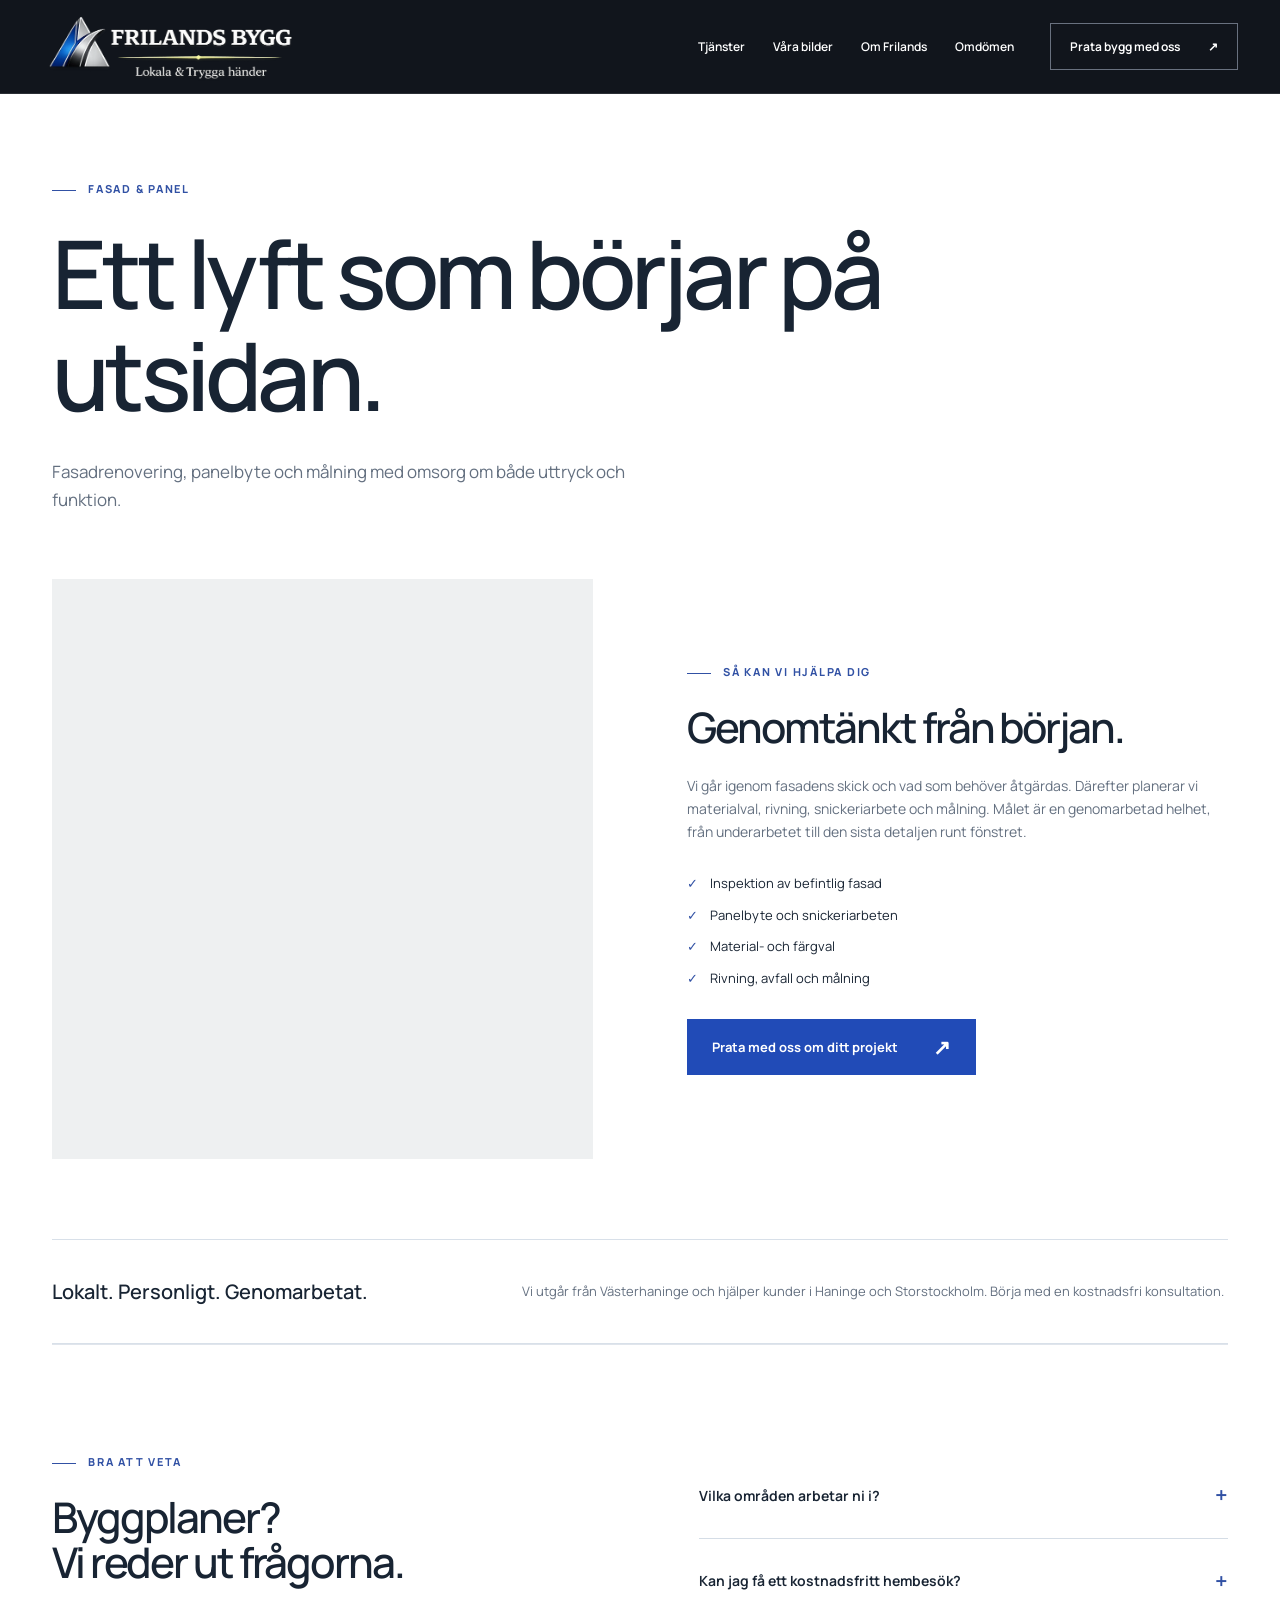
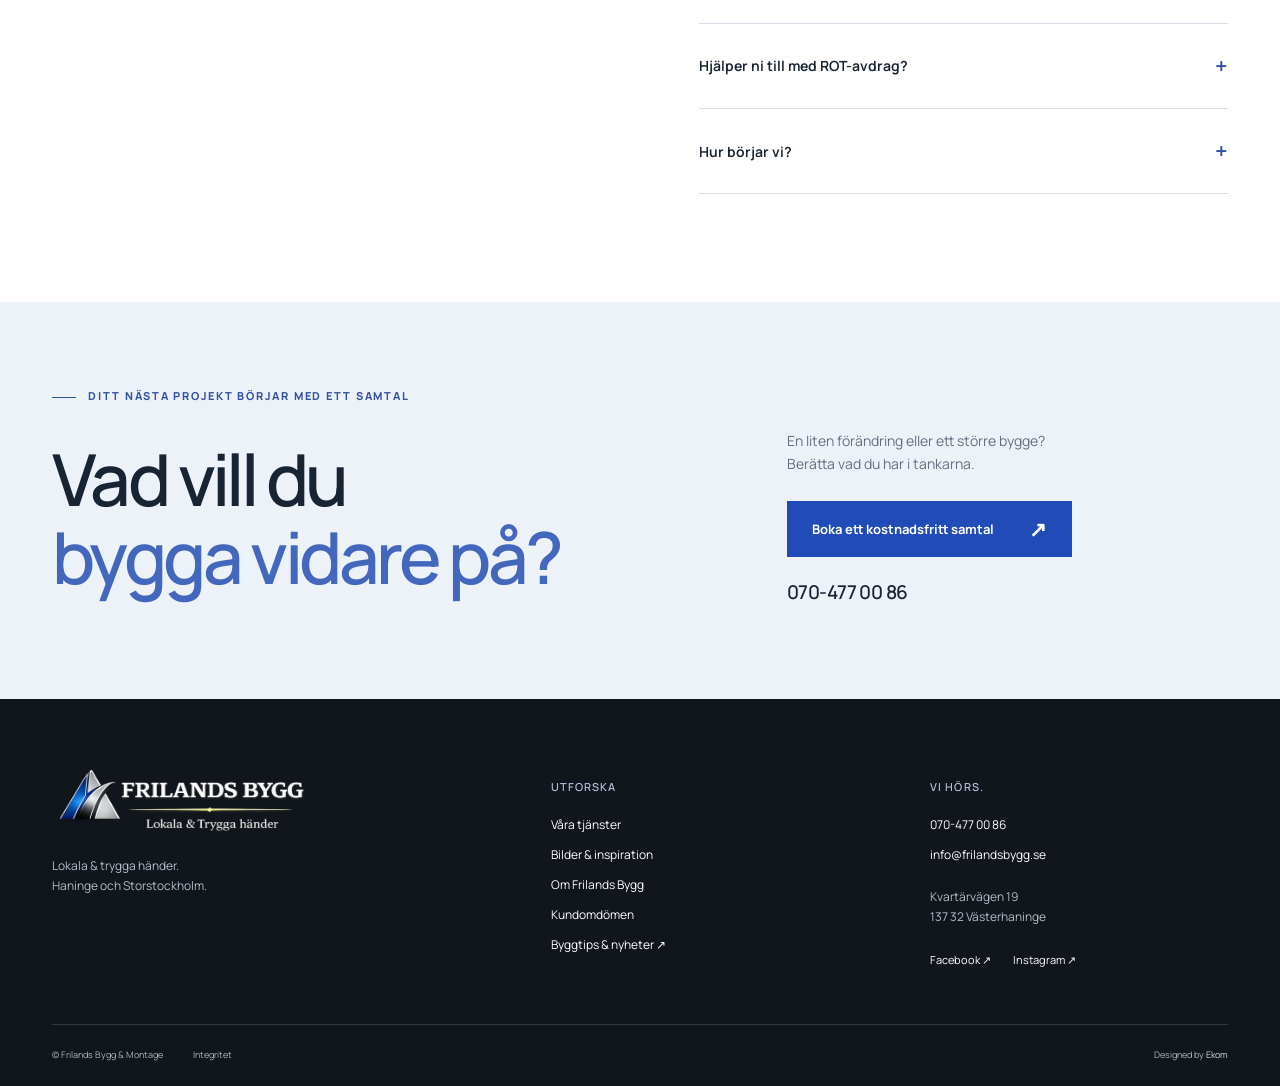
<file: fasad.html>
<!doctype html><html lang="sv"><head><meta charset="utf-8"><meta name="viewport" content="width=device-width, initial-scale=1"><title>Fasad &amp; panel i Haninge &amp; Stockholm | Frilands Bygg</title><meta name="description" content="Fasadrenovering, panelbyte och målning med omsorg om både uttryck och funktion. Frilands Bygg &amp; Montage i Västerhaninge."><meta name="robots" content="noindex,follow"><meta name="theme-color" content="#142d54"><link rel="canonical" href="https://frilands-bygg-design.carlzzon121.chatgpt.site/fasad.html"><meta property="og:type" content="website"><meta property="og:locale" content="sv_SE"><meta property="og:title" content="Fasad &amp; panel i Haninge &amp; Stockholm | Frilands Bygg"><meta property="og:description" content="Fasadrenovering, panelbyte och målning med omsorg om både uttryck och funktion. Frilands Bygg &amp; Montage i Västerhaninge."><meta property="og:image" content="https://frilands-bygg-design.carlzzon121.chatgpt.site/assets/fasad-1600.webp"><link rel="icon" href="assets/favicon.svg" type="image/svg+xml"><link rel="preload" href="assets/manrope.woff2" as="font" type="font/woff2" crossorigin><link rel="stylesheet" href="styles.css"><script type="application/ld+json">{"@context": "https://schema.org", "@type": "GeneralContractor", "name": "Frilands Bygg & Montage", "url": "https://frilands-bygg-design.carlzzon121.chatgpt.site/", "telephone": "+46704770086", "email": "info@frilandsbygg.se", "address": {"@type": "PostalAddress", "streetAddress": "Kvartärvägen 19", "postalCode": "137 32", "addressLocality": "Västerhaninge", "addressCountry": "SE"}, "areaServed": ["Haninge", "Storstockholm"], "image": "https://frilands-bygg-design.carlzzon121.chatgpt.site/assets/fasad-1600.webp", "sameAs": ["https://facebook.com/frilandsbygg46", "https://instagram.com/fri.landsbygg/", "https://www.reco.se/frilands-bygg-montage"]}</script><script src="script.js" defer></script></head><body><a class="skip" href="#main">Hoppa till innehållet</a><header class="site-header"><a class="brand" href="index.html" aria-label="Frilands Bygg – startsida"><img src="assets/logo.webp" alt="Frilands Bygg – lokala och trygga händer" width="293" height="80"></a><nav class="desktop-nav" aria-label="Huvudmeny"><a href="tjanster.html">Tjänster</a><a href="projekt.html">Våra bilder</a><a href="om-oss.html">Om Frilands</a><a href="omdomen.html">Omdömen</a></nav><a class="header-contact" href="kontakt.html">Prata bygg med oss <span aria-hidden="true">↗</span></a><button class="menu-toggle" aria-label="Öppna meny" aria-expanded="false" aria-controls="mobile-menu"><span></span><span></span></button></header><dialog id="mobile-menu" class="mobile-menu"><div class="menu-top"><span>FRILANDS BYGG</span><button class="menu-close" aria-label="Stäng meny">×</button></div><nav aria-label="Mobilmeny"><a href="index.html">Hem</a><a href="tjanster.html">Tjänster</a><a href="projekt.html">Våra bilder</a><a href="om-oss.html">Om Frilands</a><a href="omdomen.html">Omdömen</a><a href="kontakt.html">Kontakt</a></nav><a href="tel:+46704770086">070-477 00 86</a><a href="mailto:info@frilandsbygg.se">info@frilandsbygg.se</a></dialog><main id="main"><section class="page-intro wrap"><span class="eyebrow">Fasad & panel</span><h1>Ett lyft som börjar på utsidan.</h1><p>Fasadrenovering, panelbyte och målning med omsorg om både uttryck och funktion.</p></section><section class="service-detail wrap"><div class="service-detail-photo"><img class="" src="assets/fasad-960.webp" srcset="assets/fasad-480.webp 480w, assets/fasad-960.webp 960w, assets/fasad-1600.webp 1600w" sizes="(max-width: 700px) 100vw, 50vw" alt="Fasad &amp; panel" width="1200" height="900" loading="eager" decoding="async"></div><div><span class="eyebrow">Så kan vi hjälpa dig</span><h2>Genomtänkt från början.</h2><p>Vi går igenom fasadens skick och vad som behöver åtgärdas. Därefter planerar vi materialval, rivning, snickeriarbete och målning. Målet är en genomarbetad helhet, från underarbetet till den sista detaljen runt fönstret.</p><ul class="check-list"><li>Inspektion av befintlig fasad</li><li>Panelbyte och snickeriarbeten</li><li>Material- och färgval</li><li>Rivning, avfall och målning</li></ul><a class="button" href="kontakt.html?projekt=fasad">Prata med oss om ditt projekt<span aria-hidden="true">↗</span></a></div></section><section class="service-note wrap"><strong>Lokalt. Personligt. Genomarbetat.</strong><p>Vi utgår från Västerhaninge och hjälper kunder i Haninge och Storstockholm. Börja med en kostnadsfri konsultation.</p></section><section class="section faq wrap"><div><span class="eyebrow">Bra att veta</span><h2>Byggplaner?<br>Vi reder ut frågorna.</h2></div><div><details><summary>Vilka områden arbetar ni i?<span aria-hidden="true">+</span></summary><p>Vi utgår från Västerhaninge och arbetar i Haninge och Storstockholm. Hör av dig och berätta var ditt projekt finns.</p></details><details><summary>Kan jag få ett kostnadsfritt hembesök?<span aria-hidden="true">+</span></summary><p>Ja, Frilands erbjuder kostnadsfri konsultation och hembesök för att prata om projektets förutsättningar och ta fram ett prisförslag.</p></details><details><summary>Hjälper ni till med ROT-avdrag?<span aria-hidden="true">+</span></summary><p>Vi hjälper till med hanteringen när arbetet uppfyller villkoren. Din rätt till avdrag och aktuella regler kontrolleras inför projektet.</p></details><details><summary>Hur börjar vi?<span aria-hidden="true">+</span></summary><p>Ring 070-477 00 86 eller mejla info@frilandsbygg.se. Berätta gärna vad du vill göra, var det ligger och när du önskar komma igång.</p></details></div></section><section class="contact-banner"><div class="wrap"><span class="eyebrow">Ditt nästa projekt börjar med ett samtal</span><div class="contact-banner-grid"><h2>Vad vill du<br><em>bygga vidare på?</em></h2><div><p>En liten förändring eller ett större bygge?<br>Berätta vad du har i tankarna.</p><a class="button" href="kontakt.html">Boka ett kostnadsfritt samtal<span aria-hidden="true">↗</span></a><a class="contact-number" href="tel:+46704770086">070-477 00 86</a></div></div></div></section></main><footer><div class="footer-main wrap"><div><a href="index.html"><img src="assets/logo.webp" alt="Frilands Bygg" width="293" height="80"></a><p>Lokala & trygga händer.<br>Haninge och Storstockholm.</p></div><div><h2>Utforska</h2><a href="tjanster.html">Våra tjänster</a><a href="projekt.html">Bilder & inspiration</a><a href="om-oss.html">Om Frilands Bygg</a><a href="omdomen.html">Kundomdömen</a><a href="https://frilandsbygg.se/blogg/" target="_blank" rel="noopener">Byggtips & nyheter ↗</a></div><div><h2>Vi hörs.</h2><a href="tel:+46704770086">070-477 00 86</a><a href="mailto:info@frilandsbygg.se">info@frilandsbygg.se</a><p>Kvartärvägen 19<br>137 32 Västerhaninge</p><div class="social"><a href="https://facebook.com/frilandsbygg46" target="_blank" rel="noopener">Facebook ↗</a><a href="https://instagram.com/fri.landsbygg/" target="_blank" rel="noopener">Instagram ↗</a></div></div></div><div class="footer-bottom wrap"><span>© Frilands Bygg & Montage</span><a href="integritet.html">Integritet</a><span class="credit">Designed by <a href="https://ekom.se" target="_blank" rel="noopener">Ekom</a></span></div></footer><div class="mobile-contact"><a href="tel:+46704770086"><span aria-hidden="true">↗</span> Ring oss</a><a href="kontakt.html">Berätta om ditt projekt <span aria-hidden="true">↗</span></a></div><dialog class="lightbox" id="lightbox"><button class="lightbox-close" aria-label="Stäng bild">×</button><button class="lightbox-prev" aria-label="Föregående bild">←</button><figure><img src="assets/fasad-1600.webp" alt=""><figcaption></figcaption></figure><button class="lightbox-next" aria-label="Nästa bild">→</button></dialog></body></html>
</file>
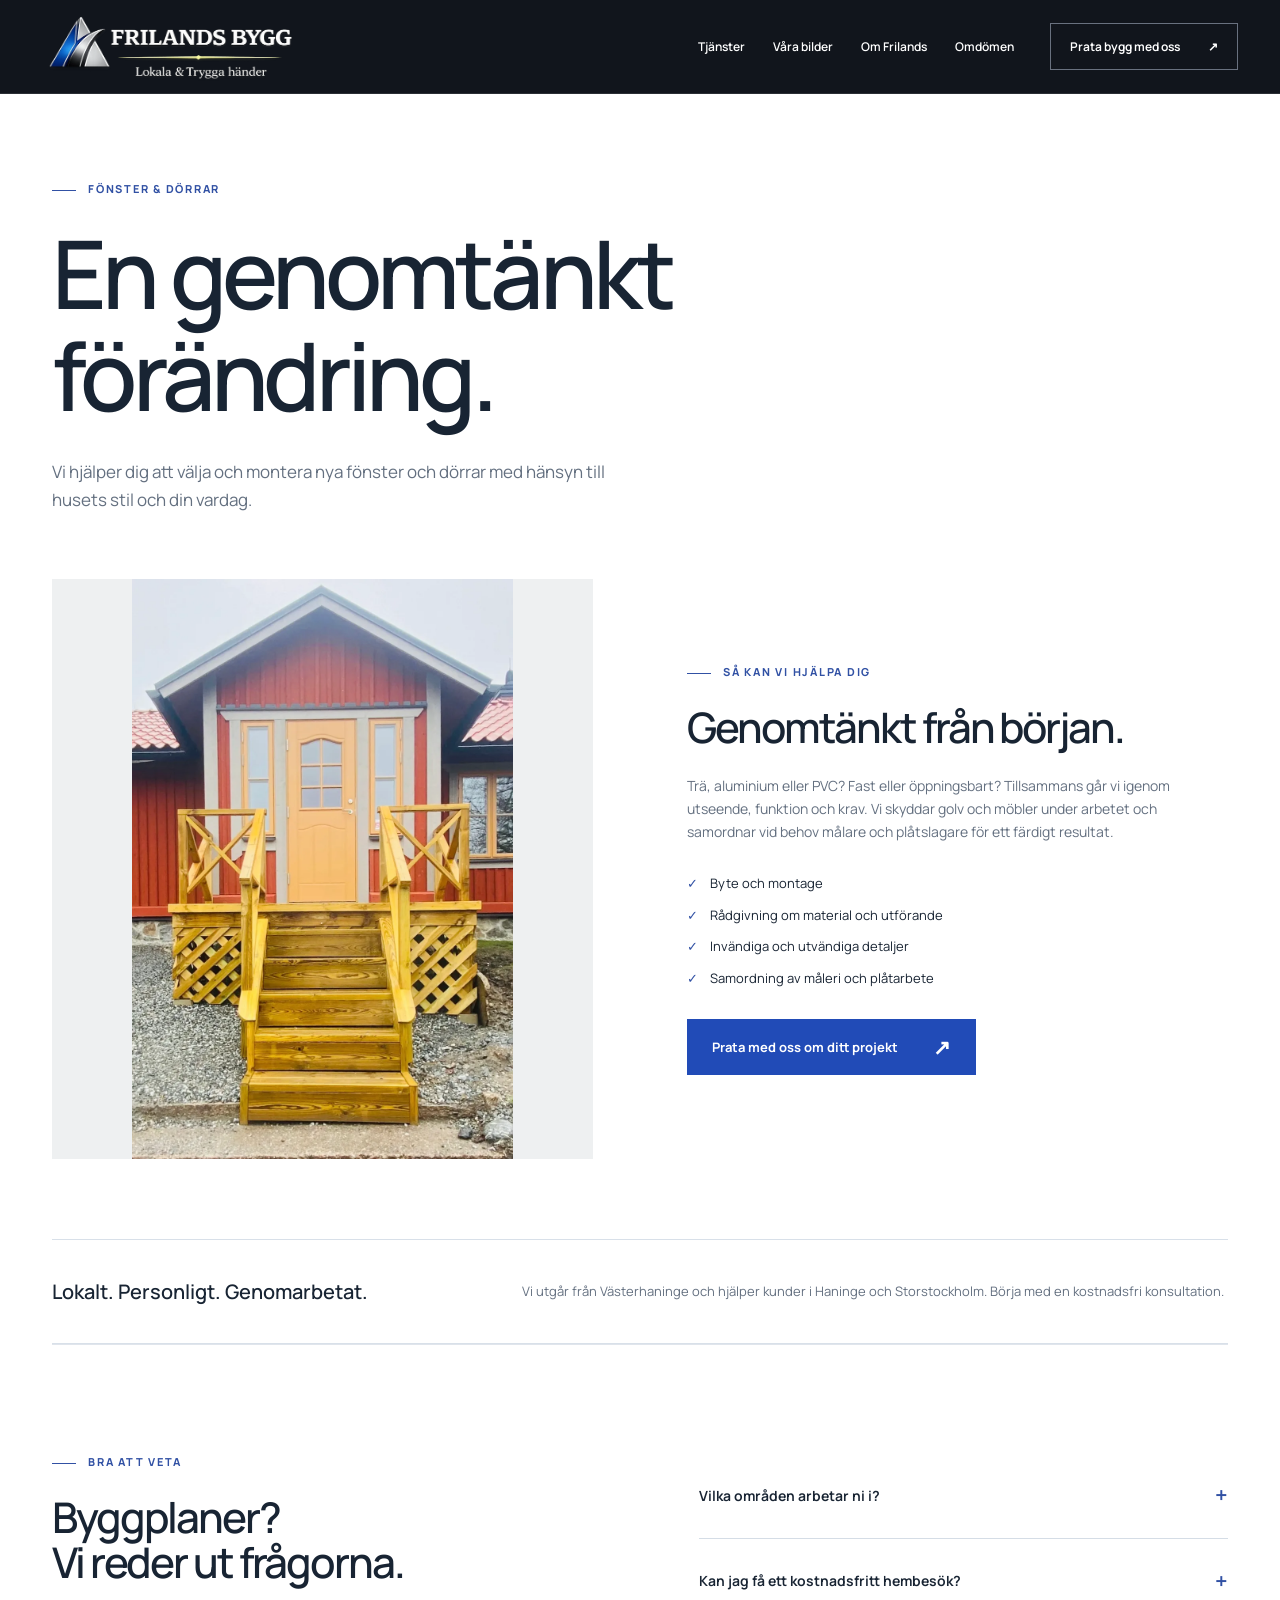
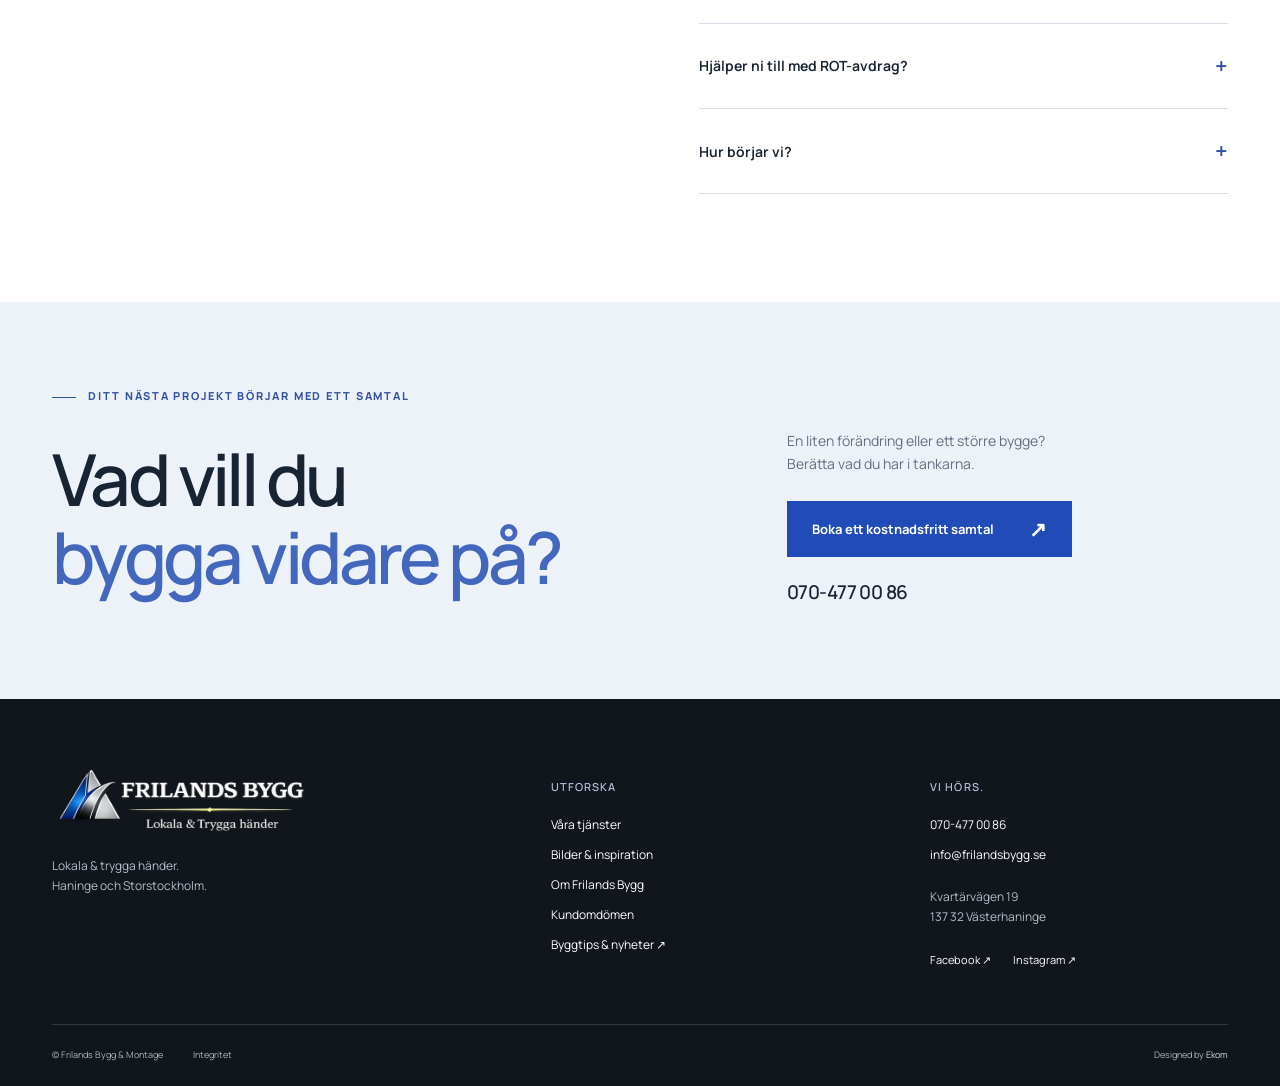
<file: fonster-dorrar.html>
<!doctype html><html lang="sv"><head><meta charset="utf-8"><meta name="viewport" content="width=device-width, initial-scale=1"><title>Fönster &amp; dörrar i Haninge &amp; Stockholm | Frilands Bygg</title><meta name="description" content="Vi hjälper dig att välja och montera nya fönster och dörrar med hänsyn till husets stil och din vardag. Frilands Bygg &amp; Montage i Västerhaninge."><meta name="robots" content="noindex,follow"><meta name="theme-color" content="#142d54"><link rel="canonical" href="https://frilands-bygg-design.carlzzon121.chatgpt.site/fonster-dorrar.html"><meta property="og:type" content="website"><meta property="og:locale" content="sv_SE"><meta property="og:title" content="Fönster &amp; dörrar i Haninge &amp; Stockholm | Frilands Bygg"><meta property="og:description" content="Vi hjälper dig att välja och montera nya fönster och dörrar med hänsyn till husets stil och din vardag. Frilands Bygg &amp; Montage i Västerhaninge."><meta property="og:image" content="https://frilands-bygg-design.carlzzon121.chatgpt.site/assets/fasad-1600.webp"><link rel="icon" href="assets/favicon.svg" type="image/svg+xml"><link rel="preload" href="assets/manrope.woff2" as="font" type="font/woff2" crossorigin><link rel="stylesheet" href="styles.css"><script type="application/ld+json">{"@context": "https://schema.org", "@type": "GeneralContractor", "name": "Frilands Bygg & Montage", "url": "https://frilands-bygg-design.carlzzon121.chatgpt.site/", "telephone": "+46704770086", "email": "info@frilandsbygg.se", "address": {"@type": "PostalAddress", "streetAddress": "Kvartärvägen 19", "postalCode": "137 32", "addressLocality": "Västerhaninge", "addressCountry": "SE"}, "areaServed": ["Haninge", "Storstockholm"], "image": "https://frilands-bygg-design.carlzzon121.chatgpt.site/assets/fasad-1600.webp", "sameAs": ["https://facebook.com/frilandsbygg46", "https://instagram.com/fri.landsbygg/", "https://www.reco.se/frilands-bygg-montage"]}</script><script src="script.js" defer></script></head><body><a class="skip" href="#main">Hoppa till innehållet</a><header class="site-header"><a class="brand" href="index.html" aria-label="Frilands Bygg – startsida"><img src="assets/logo.webp" alt="Frilands Bygg – lokala och trygga händer" width="293" height="80"></a><nav class="desktop-nav" aria-label="Huvudmeny"><a href="tjanster.html">Tjänster</a><a href="projekt.html">Våra bilder</a><a href="om-oss.html">Om Frilands</a><a href="omdomen.html">Omdömen</a></nav><a class="header-contact" href="kontakt.html">Prata bygg med oss <span aria-hidden="true">↗</span></a><button class="menu-toggle" aria-label="Öppna meny" aria-expanded="false" aria-controls="mobile-menu"><span></span><span></span></button></header><dialog id="mobile-menu" class="mobile-menu"><div class="menu-top"><span>FRILANDS BYGG</span><button class="menu-close" aria-label="Stäng meny">×</button></div><nav aria-label="Mobilmeny"><a href="index.html">Hem</a><a href="tjanster.html">Tjänster</a><a href="projekt.html">Våra bilder</a><a href="om-oss.html">Om Frilands</a><a href="omdomen.html">Omdömen</a><a href="kontakt.html">Kontakt</a></nav><a href="tel:+46704770086">070-477 00 86</a><a href="mailto:info@frilandsbygg.se">info@frilandsbygg.se</a></dialog><main id="main"><section class="page-intro wrap"><span class="eyebrow">Fönster & dörrar</span><h1>En genomtänkt förändring.</h1><p>Vi hjälper dig att välja och montera nya fönster och dörrar med hänsyn till husets stil och din vardag.</p></section><section class="service-detail wrap"><div class="service-detail-photo"><img class="" src="assets/entre-960.webp" srcset="assets/entre-480.webp 480w, assets/entre-960.webp 960w, assets/entre-1600.webp 1600w" sizes="(max-width: 700px) 100vw, 50vw" alt="Fönster &amp; dörrar" width="1200" height="900" loading="eager" decoding="async"></div><div><span class="eyebrow">Så kan vi hjälpa dig</span><h2>Genomtänkt från början.</h2><p>Trä, aluminium eller PVC? Fast eller öppningsbart? Tillsammans går vi igenom utseende, funktion och krav. Vi skyddar golv och möbler under arbetet och samordnar vid behov målare och plåtslagare för ett färdigt resultat.</p><ul class="check-list"><li>Byte och montage</li><li>Rådgivning om material och utförande</li><li>Invändiga och utvändiga detaljer</li><li>Samordning av måleri och plåtarbete</li></ul><a class="button" href="kontakt.html?projekt=fonster-dorrar">Prata med oss om ditt projekt<span aria-hidden="true">↗</span></a></div></section><section class="service-note wrap"><strong>Lokalt. Personligt. Genomarbetat.</strong><p>Vi utgår från Västerhaninge och hjälper kunder i Haninge och Storstockholm. Börja med en kostnadsfri konsultation.</p></section><section class="section faq wrap"><div><span class="eyebrow">Bra att veta</span><h2>Byggplaner?<br>Vi reder ut frågorna.</h2></div><div><details><summary>Vilka områden arbetar ni i?<span aria-hidden="true">+</span></summary><p>Vi utgår från Västerhaninge och arbetar i Haninge och Storstockholm. Hör av dig och berätta var ditt projekt finns.</p></details><details><summary>Kan jag få ett kostnadsfritt hembesök?<span aria-hidden="true">+</span></summary><p>Ja, Frilands erbjuder kostnadsfri konsultation och hembesök för att prata om projektets förutsättningar och ta fram ett prisförslag.</p></details><details><summary>Hjälper ni till med ROT-avdrag?<span aria-hidden="true">+</span></summary><p>Vi hjälper till med hanteringen när arbetet uppfyller villkoren. Din rätt till avdrag och aktuella regler kontrolleras inför projektet.</p></details><details><summary>Hur börjar vi?<span aria-hidden="true">+</span></summary><p>Ring 070-477 00 86 eller mejla info@frilandsbygg.se. Berätta gärna vad du vill göra, var det ligger och när du önskar komma igång.</p></details></div></section><section class="contact-banner"><div class="wrap"><span class="eyebrow">Ditt nästa projekt börjar med ett samtal</span><div class="contact-banner-grid"><h2>Vad vill du<br><em>bygga vidare på?</em></h2><div><p>En liten förändring eller ett större bygge?<br>Berätta vad du har i tankarna.</p><a class="button" href="kontakt.html">Boka ett kostnadsfritt samtal<span aria-hidden="true">↗</span></a><a class="contact-number" href="tel:+46704770086">070-477 00 86</a></div></div></div></section></main><footer><div class="footer-main wrap"><div><a href="index.html"><img src="assets/logo.webp" alt="Frilands Bygg" width="293" height="80"></a><p>Lokala & trygga händer.<br>Haninge och Storstockholm.</p></div><div><h2>Utforska</h2><a href="tjanster.html">Våra tjänster</a><a href="projekt.html">Bilder & inspiration</a><a href="om-oss.html">Om Frilands Bygg</a><a href="omdomen.html">Kundomdömen</a><a href="https://frilandsbygg.se/blogg/" target="_blank" rel="noopener">Byggtips & nyheter ↗</a></div><div><h2>Vi hörs.</h2><a href="tel:+46704770086">070-477 00 86</a><a href="mailto:info@frilandsbygg.se">info@frilandsbygg.se</a><p>Kvartärvägen 19<br>137 32 Västerhaninge</p><div class="social"><a href="https://facebook.com/frilandsbygg46" target="_blank" rel="noopener">Facebook ↗</a><a href="https://instagram.com/fri.landsbygg/" target="_blank" rel="noopener">Instagram ↗</a></div></div></div><div class="footer-bottom wrap"><span>© Frilands Bygg & Montage</span><a href="integritet.html">Integritet</a><span class="credit">Designed by <a href="https://ekom.se" target="_blank" rel="noopener">Ekom</a></span></div></footer><div class="mobile-contact"><a href="tel:+46704770086"><span aria-hidden="true">↗</span> Ring oss</a><a href="kontakt.html">Berätta om ditt projekt <span aria-hidden="true">↗</span></a></div><dialog class="lightbox" id="lightbox"><button class="lightbox-close" aria-label="Stäng bild">×</button><button class="lightbox-prev" aria-label="Föregående bild">←</button><figure><img src="assets/fasad-1600.webp" alt=""><figcaption></figcaption></figure><button class="lightbox-next" aria-label="Nästa bild">→</button></dialog></body></html>
</file>
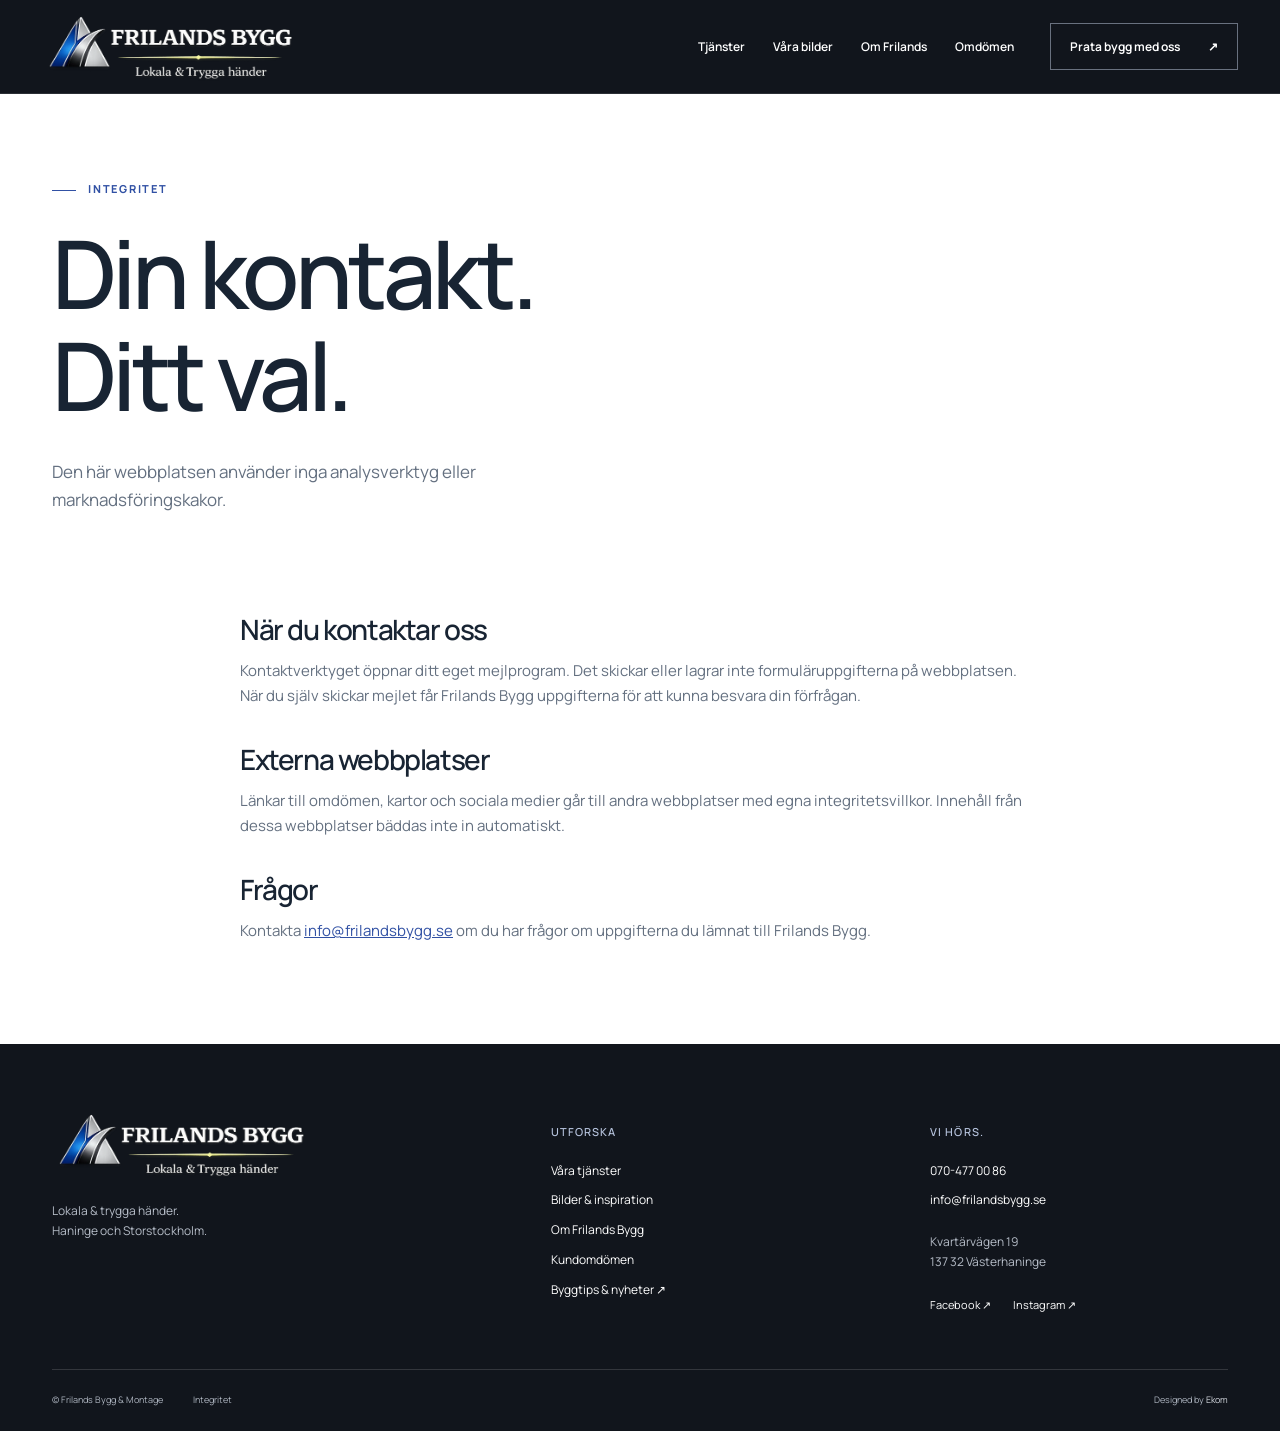
<file: integritet.html>
<!doctype html><html lang="sv"><head><meta charset="utf-8"><meta name="viewport" content="width=device-width, initial-scale=1"><title>Integritet | Frilands Bygg</title><meta name="description" content="Information om kontaktuppgifter och integritet på Frilands Byggs webbplats."><meta name="robots" content="noindex,follow"><meta name="theme-color" content="#142d54"><link rel="canonical" href="https://frilands-bygg-design.carlzzon121.chatgpt.site/integritet.html"><meta property="og:type" content="website"><meta property="og:locale" content="sv_SE"><meta property="og:title" content="Integritet | Frilands Bygg"><meta property="og:description" content="Information om kontaktuppgifter och integritet på Frilands Byggs webbplats."><meta property="og:image" content="https://frilands-bygg-design.carlzzon121.chatgpt.site/assets/fasad-1600.webp"><link rel="icon" href="assets/favicon.svg" type="image/svg+xml"><link rel="preload" href="assets/manrope.woff2" as="font" type="font/woff2" crossorigin><link rel="stylesheet" href="styles.css"><script type="application/ld+json">{"@context": "https://schema.org", "@type": "GeneralContractor", "name": "Frilands Bygg & Montage", "url": "https://frilands-bygg-design.carlzzon121.chatgpt.site/", "telephone": "+46704770086", "email": "info@frilandsbygg.se", "address": {"@type": "PostalAddress", "streetAddress": "Kvartärvägen 19", "postalCode": "137 32", "addressLocality": "Västerhaninge", "addressCountry": "SE"}, "areaServed": ["Haninge", "Storstockholm"], "image": "https://frilands-bygg-design.carlzzon121.chatgpt.site/assets/fasad-1600.webp", "sameAs": ["https://facebook.com/frilandsbygg46", "https://instagram.com/fri.landsbygg/", "https://www.reco.se/frilands-bygg-montage"]}</script><script src="script.js" defer></script></head><body><a class="skip" href="#main">Hoppa till innehållet</a><header class="site-header"><a class="brand" href="index.html" aria-label="Frilands Bygg – startsida"><img src="assets/logo.webp" alt="Frilands Bygg – lokala och trygga händer" width="293" height="80"></a><nav class="desktop-nav" aria-label="Huvudmeny"><a href="tjanster.html">Tjänster</a><a href="projekt.html">Våra bilder</a><a href="om-oss.html">Om Frilands</a><a href="omdomen.html">Omdömen</a></nav><a class="header-contact" href="kontakt.html">Prata bygg med oss <span aria-hidden="true">↗</span></a><button class="menu-toggle" aria-label="Öppna meny" aria-expanded="false" aria-controls="mobile-menu"><span></span><span></span></button></header><dialog id="mobile-menu" class="mobile-menu"><div class="menu-top"><span>FRILANDS BYGG</span><button class="menu-close" aria-label="Stäng meny">×</button></div><nav aria-label="Mobilmeny"><a href="index.html">Hem</a><a href="tjanster.html">Tjänster</a><a href="projekt.html">Våra bilder</a><a href="om-oss.html">Om Frilands</a><a href="omdomen.html">Omdömen</a><a href="kontakt.html">Kontakt</a></nav><a href="tel:+46704770086">070-477 00 86</a><a href="mailto:info@frilandsbygg.se">info@frilandsbygg.se</a></dialog><main id="main"><section class="page-intro wrap"><span class="eyebrow">Integritet</span><h1>Din kontakt.<br>Ditt val.</h1><p>Den här webbplatsen använder inga analysverktyg eller marknadsföringskakor.</p></section><section class="prose wrap"><h2>När du kontaktar oss</h2><p>Kontaktverktyget öppnar ditt eget mejlprogram. Det skickar eller lagrar inte formuläruppgifterna på webbplatsen. När du själv skickar mejlet får Frilands Bygg uppgifterna för att kunna besvara din förfrågan.</p><h2>Externa webbplatser</h2><p>Länkar till omdömen, kartor och sociala medier går till andra webbplatser med egna integritetsvillkor. Innehåll från dessa webbplatser bäddas inte in automatiskt.</p><h2>Frågor</h2><p>Kontakta <a href="mailto:info@frilandsbygg.se">info@frilandsbygg.se</a> om du har frågor om uppgifterna du lämnat till Frilands Bygg.</p></section></main><footer><div class="footer-main wrap"><div><a href="index.html"><img src="assets/logo.webp" alt="Frilands Bygg" width="293" height="80"></a><p>Lokala & trygga händer.<br>Haninge och Storstockholm.</p></div><div><h2>Utforska</h2><a href="tjanster.html">Våra tjänster</a><a href="projekt.html">Bilder & inspiration</a><a href="om-oss.html">Om Frilands Bygg</a><a href="omdomen.html">Kundomdömen</a><a href="https://frilandsbygg.se/blogg/" target="_blank" rel="noopener">Byggtips & nyheter ↗</a></div><div><h2>Vi hörs.</h2><a href="tel:+46704770086">070-477 00 86</a><a href="mailto:info@frilandsbygg.se">info@frilandsbygg.se</a><p>Kvartärvägen 19<br>137 32 Västerhaninge</p><div class="social"><a href="https://facebook.com/frilandsbygg46" target="_blank" rel="noopener">Facebook ↗</a><a href="https://instagram.com/fri.landsbygg/" target="_blank" rel="noopener">Instagram ↗</a></div></div></div><div class="footer-bottom wrap"><span>© Frilands Bygg & Montage</span><a href="integritet.html">Integritet</a><span class="credit">Designed by <a href="https://ekom.se" target="_blank" rel="noopener">Ekom</a></span></div></footer><div class="mobile-contact"><a href="tel:+46704770086"><span aria-hidden="true">↗</span> Ring oss</a><a href="kontakt.html">Berätta om ditt projekt <span aria-hidden="true">↗</span></a></div><dialog class="lightbox" id="lightbox"><button class="lightbox-close" aria-label="Stäng bild">×</button><button class="lightbox-prev" aria-label="Föregående bild">←</button><figure><img src="assets/fasad-1600.webp" alt=""><figcaption></figcaption></figure><button class="lightbox-next" aria-label="Nästa bild">→</button></dialog></body></html>
</file>
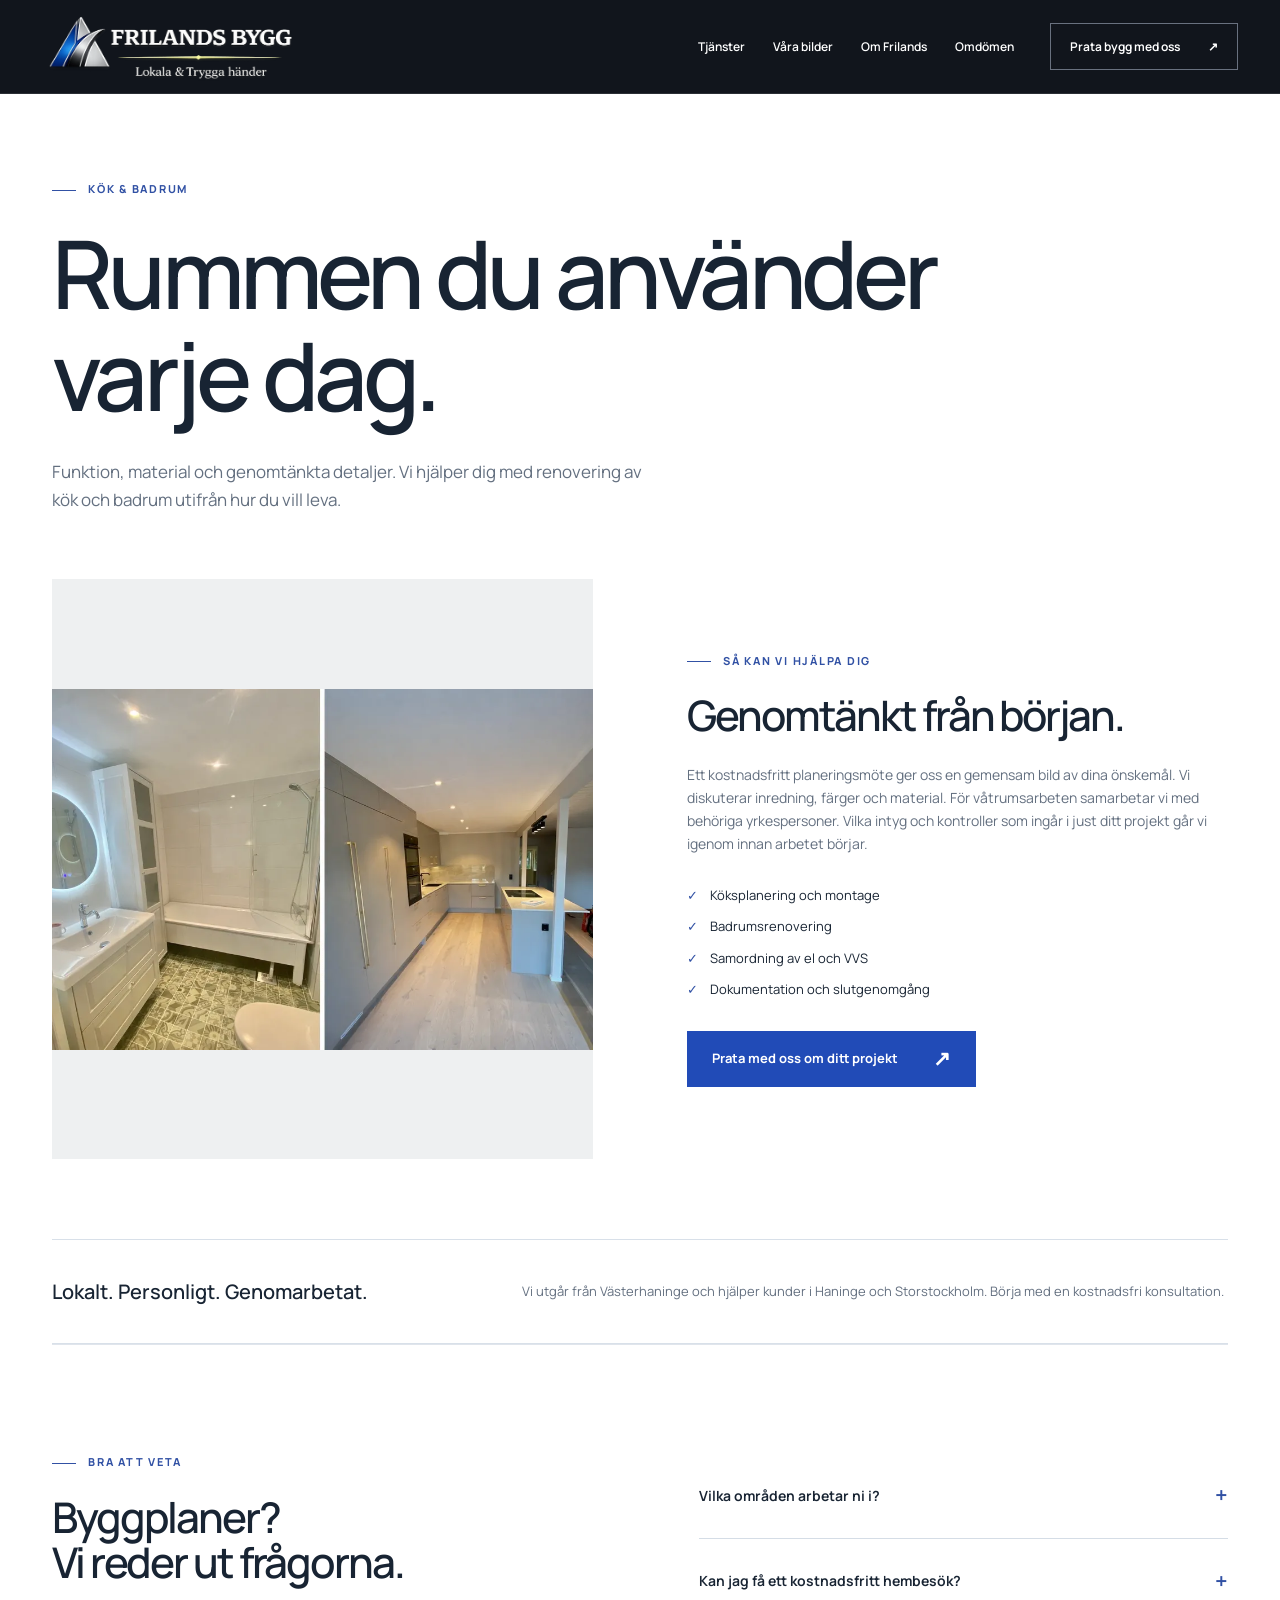
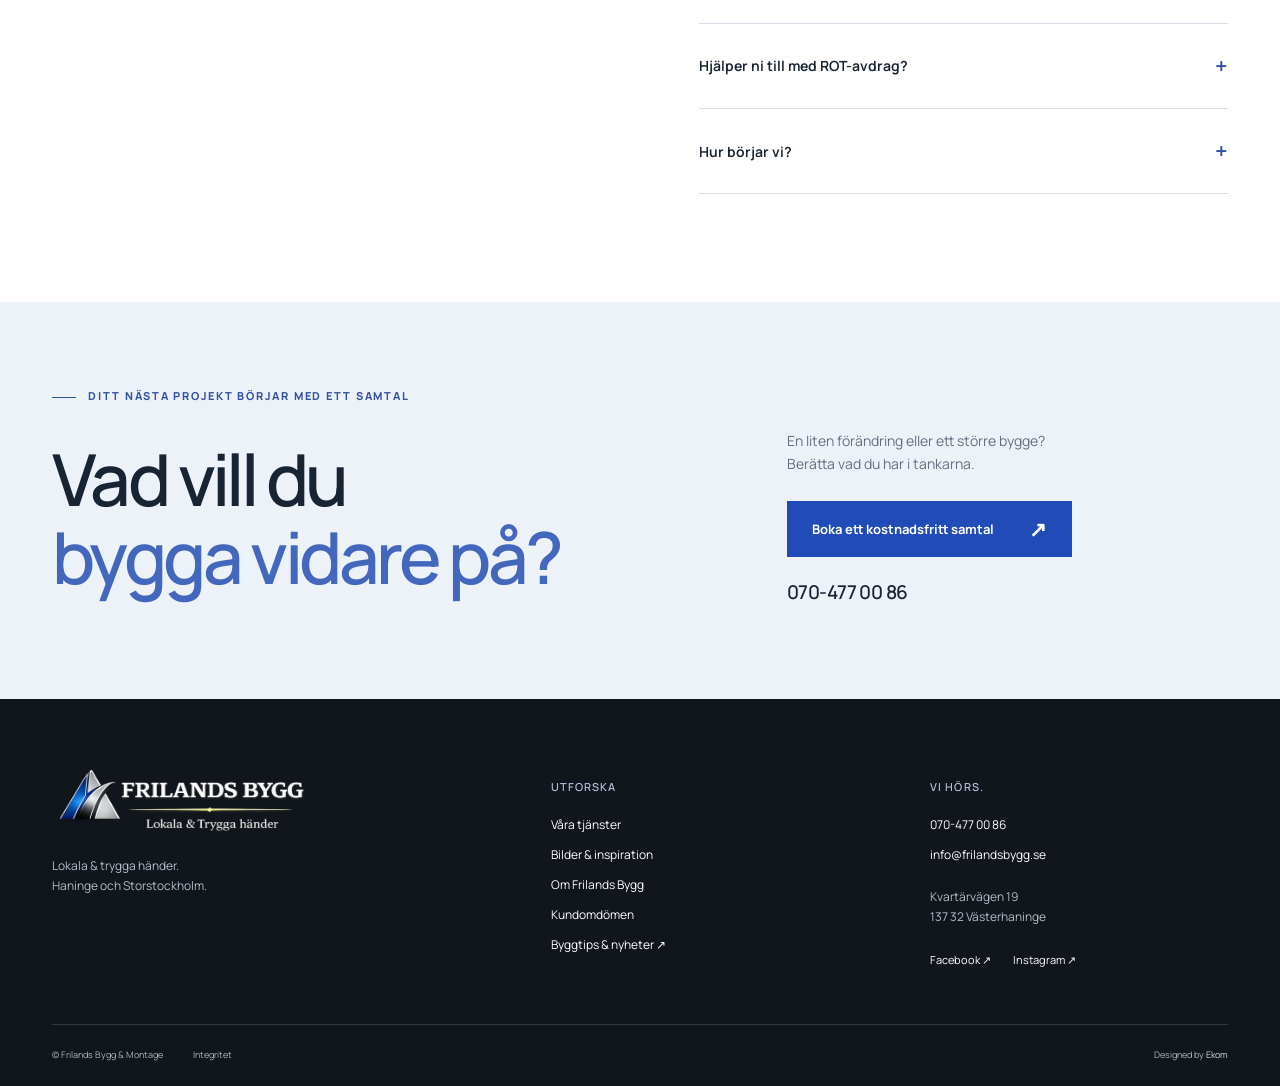
<file: kok-badrum.html>
<!doctype html><html lang="sv"><head><meta charset="utf-8"><meta name="viewport" content="width=device-width, initial-scale=1"><title>Kök &amp; badrum i Haninge &amp; Stockholm | Frilands Bygg</title><meta name="description" content="Funktion, material och genomtänkta detaljer. Vi hjälper dig med renovering av kök och badrum utifrån hur du vill leva. Frilands Bygg &amp; Montage i Västerhaninge."><meta name="robots" content="noindex,follow"><meta name="theme-color" content="#142d54"><link rel="canonical" href="https://frilands-bygg-design.carlzzon121.chatgpt.site/kok-badrum.html"><meta property="og:type" content="website"><meta property="og:locale" content="sv_SE"><meta property="og:title" content="Kök &amp; badrum i Haninge &amp; Stockholm | Frilands Bygg"><meta property="og:description" content="Funktion, material och genomtänkta detaljer. Vi hjälper dig med renovering av kök och badrum utifrån hur du vill leva. Frilands Bygg &amp; Montage i Västerhaninge."><meta property="og:image" content="https://frilands-bygg-design.carlzzon121.chatgpt.site/assets/fasad-1600.webp"><link rel="icon" href="assets/favicon.svg" type="image/svg+xml"><link rel="preload" href="assets/manrope.woff2" as="font" type="font/woff2" crossorigin><link rel="stylesheet" href="styles.css"><script type="application/ld+json">{"@context": "https://schema.org", "@type": "GeneralContractor", "name": "Frilands Bygg & Montage", "url": "https://frilands-bygg-design.carlzzon121.chatgpt.site/", "telephone": "+46704770086", "email": "info@frilandsbygg.se", "address": {"@type": "PostalAddress", "streetAddress": "Kvartärvägen 19", "postalCode": "137 32", "addressLocality": "Västerhaninge", "addressCountry": "SE"}, "areaServed": ["Haninge", "Storstockholm"], "image": "https://frilands-bygg-design.carlzzon121.chatgpt.site/assets/fasad-1600.webp", "sameAs": ["https://facebook.com/frilandsbygg46", "https://instagram.com/fri.landsbygg/", "https://www.reco.se/frilands-bygg-montage"]}</script><script src="script.js" defer></script></head><body><a class="skip" href="#main">Hoppa till innehållet</a><header class="site-header"><a class="brand" href="index.html" aria-label="Frilands Bygg – startsida"><img src="assets/logo.webp" alt="Frilands Bygg – lokala och trygga händer" width="293" height="80"></a><nav class="desktop-nav" aria-label="Huvudmeny"><a href="tjanster.html">Tjänster</a><a href="projekt.html">Våra bilder</a><a href="om-oss.html">Om Frilands</a><a href="omdomen.html">Omdömen</a></nav><a class="header-contact" href="kontakt.html">Prata bygg med oss <span aria-hidden="true">↗</span></a><button class="menu-toggle" aria-label="Öppna meny" aria-expanded="false" aria-controls="mobile-menu"><span></span><span></span></button></header><dialog id="mobile-menu" class="mobile-menu"><div class="menu-top"><span>FRILANDS BYGG</span><button class="menu-close" aria-label="Stäng meny">×</button></div><nav aria-label="Mobilmeny"><a href="index.html">Hem</a><a href="tjanster.html">Tjänster</a><a href="projekt.html">Våra bilder</a><a href="om-oss.html">Om Frilands</a><a href="omdomen.html">Omdömen</a><a href="kontakt.html">Kontakt</a></nav><a href="tel:+46704770086">070-477 00 86</a><a href="mailto:info@frilandsbygg.se">info@frilandsbygg.se</a></dialog><main id="main"><section class="page-intro wrap"><span class="eyebrow">Kök & badrum</span><h1>Rummen du använder varje dag.</h1><p>Funktion, material och genomtänkta detaljer. Vi hjälper dig med renovering av kök och badrum utifrån hur du vill leva.</p></section><section class="service-detail wrap"><div class="service-detail-photo"><img class="" src="assets/kok-960.webp" srcset="assets/kok-480.webp 480w, assets/kok-960.webp 960w, assets/kok-1600.webp 1600w" sizes="(max-width: 700px) 100vw, 50vw" alt="Kök &amp; badrum" width="1200" height="900" loading="eager" decoding="async"></div><div><span class="eyebrow">Så kan vi hjälpa dig</span><h2>Genomtänkt från början.</h2><p>Ett kostnadsfritt planeringsmöte ger oss en gemensam bild av dina önskemål. Vi diskuterar inredning, färger och material. För våtrumsarbeten samarbetar vi med behöriga yrkespersoner. Vilka intyg och kontroller som ingår i just ditt projekt går vi igenom innan arbetet börjar.</p><ul class="check-list"><li>Köksplanering och montage</li><li>Badrumsrenovering</li><li>Samordning av el och VVS</li><li>Dokumentation och slutgenomgång</li></ul><a class="button" href="kontakt.html?projekt=kok-badrum">Prata med oss om ditt projekt<span aria-hidden="true">↗</span></a></div></section><section class="service-note wrap"><strong>Lokalt. Personligt. Genomarbetat.</strong><p>Vi utgår från Västerhaninge och hjälper kunder i Haninge och Storstockholm. Börja med en kostnadsfri konsultation.</p></section><section class="section faq wrap"><div><span class="eyebrow">Bra att veta</span><h2>Byggplaner?<br>Vi reder ut frågorna.</h2></div><div><details><summary>Vilka områden arbetar ni i?<span aria-hidden="true">+</span></summary><p>Vi utgår från Västerhaninge och arbetar i Haninge och Storstockholm. Hör av dig och berätta var ditt projekt finns.</p></details><details><summary>Kan jag få ett kostnadsfritt hembesök?<span aria-hidden="true">+</span></summary><p>Ja, Frilands erbjuder kostnadsfri konsultation och hembesök för att prata om projektets förutsättningar och ta fram ett prisförslag.</p></details><details><summary>Hjälper ni till med ROT-avdrag?<span aria-hidden="true">+</span></summary><p>Vi hjälper till med hanteringen när arbetet uppfyller villkoren. Din rätt till avdrag och aktuella regler kontrolleras inför projektet.</p></details><details><summary>Hur börjar vi?<span aria-hidden="true">+</span></summary><p>Ring 070-477 00 86 eller mejla info@frilandsbygg.se. Berätta gärna vad du vill göra, var det ligger och när du önskar komma igång.</p></details></div></section><section class="contact-banner"><div class="wrap"><span class="eyebrow">Ditt nästa projekt börjar med ett samtal</span><div class="contact-banner-grid"><h2>Vad vill du<br><em>bygga vidare på?</em></h2><div><p>En liten förändring eller ett större bygge?<br>Berätta vad du har i tankarna.</p><a class="button" href="kontakt.html">Boka ett kostnadsfritt samtal<span aria-hidden="true">↗</span></a><a class="contact-number" href="tel:+46704770086">070-477 00 86</a></div></div></div></section></main><footer><div class="footer-main wrap"><div><a href="index.html"><img src="assets/logo.webp" alt="Frilands Bygg" width="293" height="80"></a><p>Lokala & trygga händer.<br>Haninge och Storstockholm.</p></div><div><h2>Utforska</h2><a href="tjanster.html">Våra tjänster</a><a href="projekt.html">Bilder & inspiration</a><a href="om-oss.html">Om Frilands Bygg</a><a href="omdomen.html">Kundomdömen</a><a href="https://frilandsbygg.se/blogg/" target="_blank" rel="noopener">Byggtips & nyheter ↗</a></div><div><h2>Vi hörs.</h2><a href="tel:+46704770086">070-477 00 86</a><a href="mailto:info@frilandsbygg.se">info@frilandsbygg.se</a><p>Kvartärvägen 19<br>137 32 Västerhaninge</p><div class="social"><a href="https://facebook.com/frilandsbygg46" target="_blank" rel="noopener">Facebook ↗</a><a href="https://instagram.com/fri.landsbygg/" target="_blank" rel="noopener">Instagram ↗</a></div></div></div><div class="footer-bottom wrap"><span>© Frilands Bygg & Montage</span><a href="integritet.html">Integritet</a><span class="credit">Designed by <a href="https://ekom.se" target="_blank" rel="noopener">Ekom</a></span></div></footer><div class="mobile-contact"><a href="tel:+46704770086"><span aria-hidden="true">↗</span> Ring oss</a><a href="kontakt.html">Berätta om ditt projekt <span aria-hidden="true">↗</span></a></div><dialog class="lightbox" id="lightbox"><button class="lightbox-close" aria-label="Stäng bild">×</button><button class="lightbox-prev" aria-label="Föregående bild">←</button><figure><img src="assets/fasad-1600.webp" alt=""><figcaption></figcaption></figure><button class="lightbox-next" aria-label="Nästa bild">→</button></dialog></body></html>
</file>
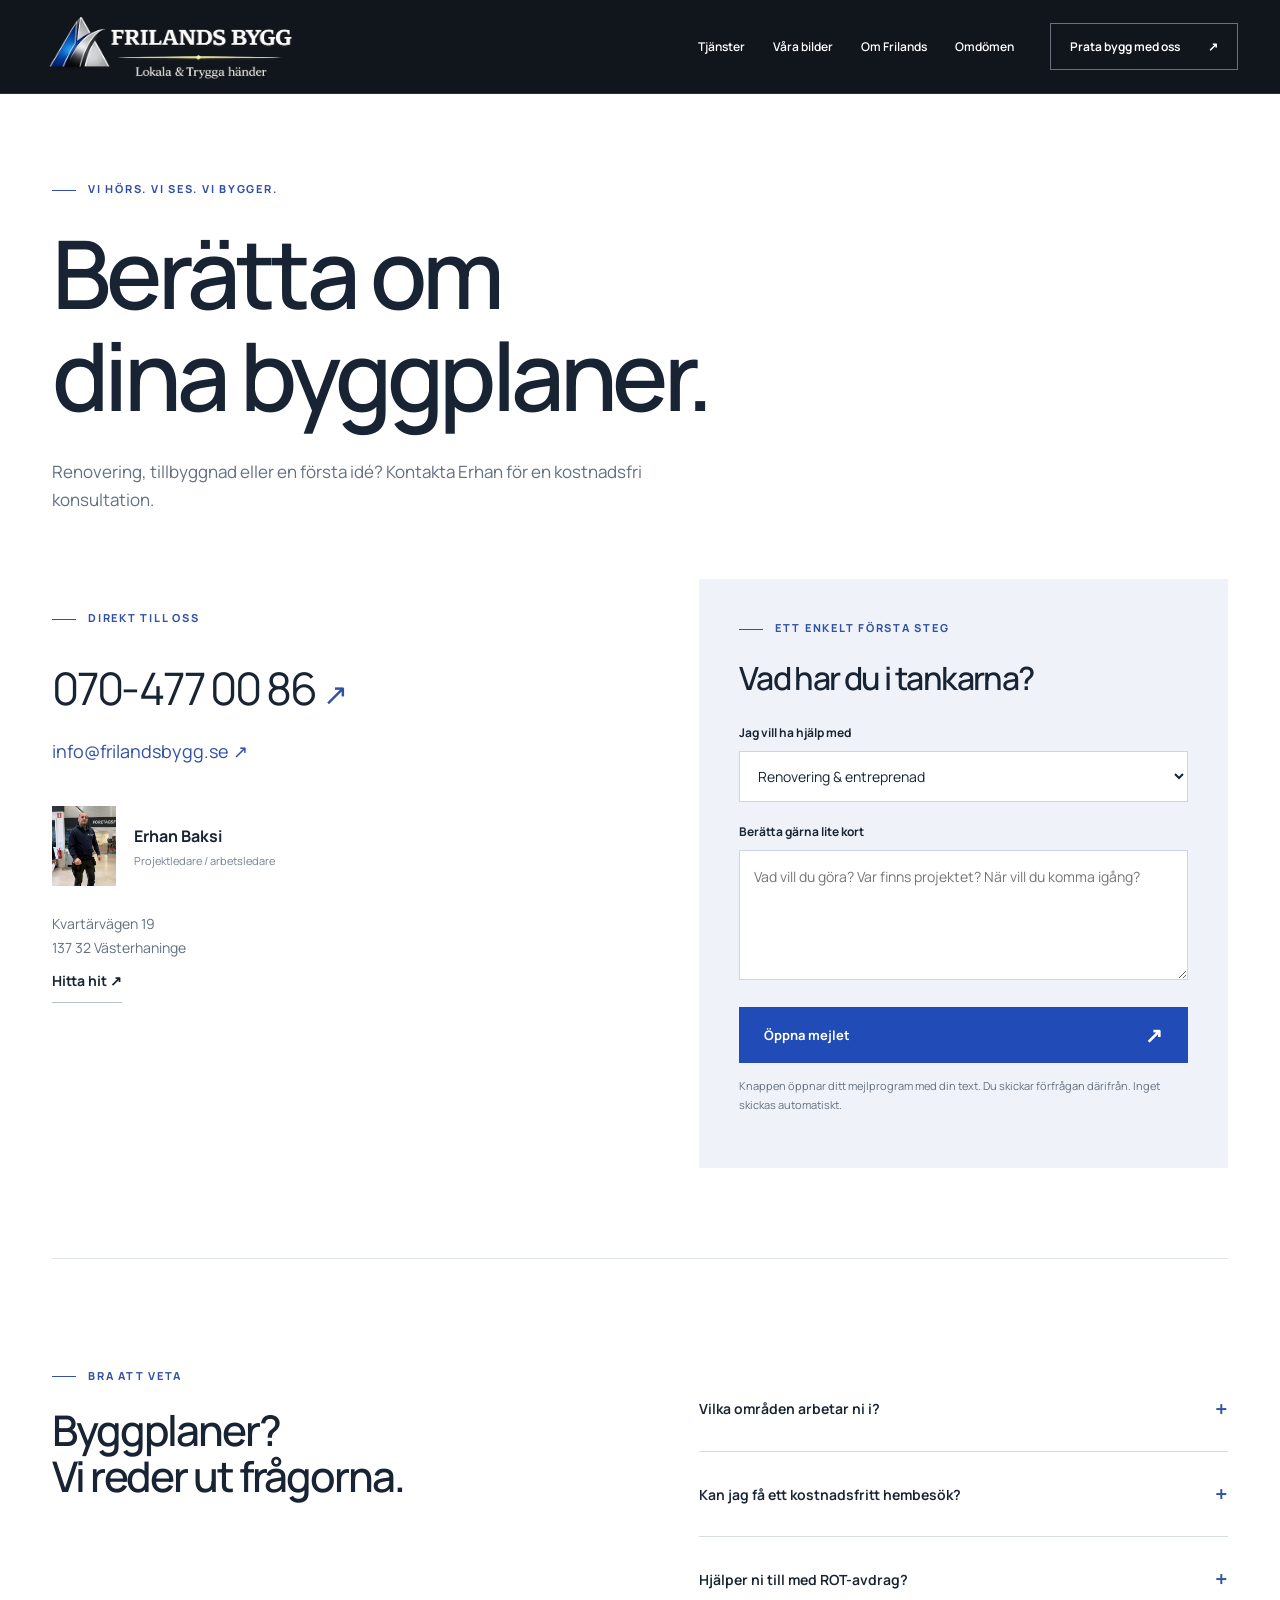
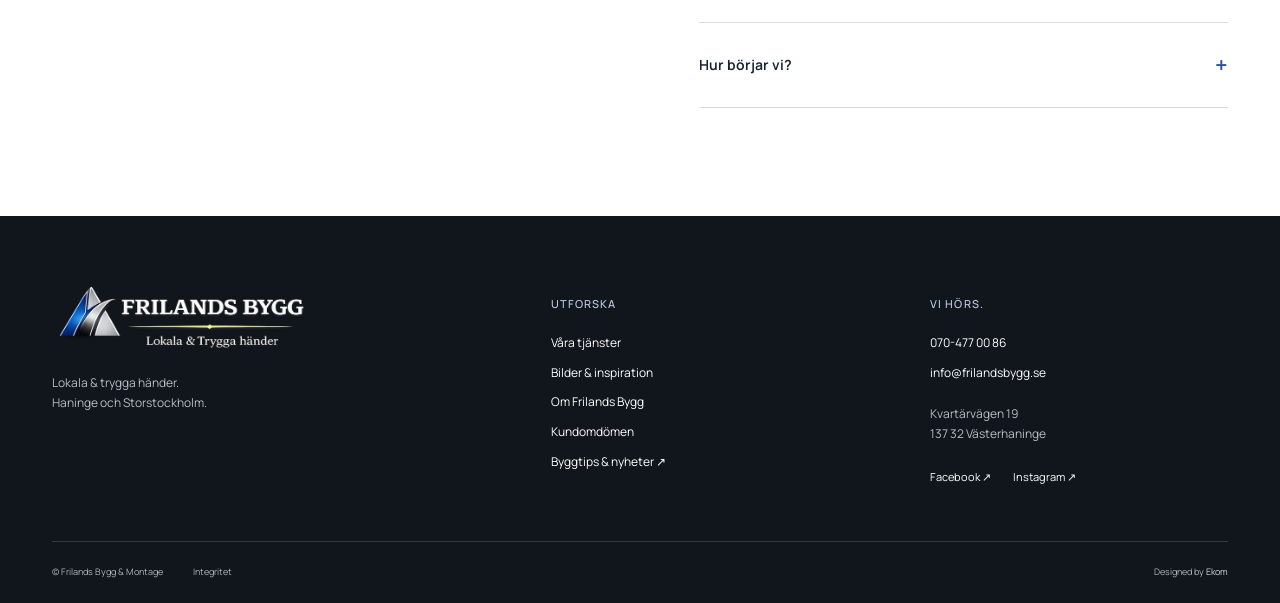
<file: kontakt.html>
<!doctype html><html lang="sv"><head><meta charset="utf-8"><meta name="viewport" content="width=device-width, initial-scale=1"><title>Kontakt &amp; kostnadsfri konsultation | Frilands Bygg</title><meta name="description" content="Ring 070-477 00 86 eller mejla info@frilandsbygg.se. Kontakta Erhan Baksi på Frilands Bygg för ditt byggprojekt i Haninge och Stockholm."><meta name="robots" content="noindex,follow"><meta name="theme-color" content="#142d54"><link rel="canonical" href="https://frilands-bygg-design.carlzzon121.chatgpt.site/kontakt.html"><meta property="og:type" content="website"><meta property="og:locale" content="sv_SE"><meta property="og:title" content="Kontakt &amp; kostnadsfri konsultation | Frilands Bygg"><meta property="og:description" content="Ring 070-477 00 86 eller mejla info@frilandsbygg.se. Kontakta Erhan Baksi på Frilands Bygg för ditt byggprojekt i Haninge och Stockholm."><meta property="og:image" content="https://frilands-bygg-design.carlzzon121.chatgpt.site/assets/fasad-1600.webp"><link rel="icon" href="assets/favicon.svg" type="image/svg+xml"><link rel="preload" href="assets/manrope.woff2" as="font" type="font/woff2" crossorigin><link rel="stylesheet" href="styles.css"><script type="application/ld+json">{"@context": "https://schema.org", "@type": "GeneralContractor", "name": "Frilands Bygg & Montage", "url": "https://frilands-bygg-design.carlzzon121.chatgpt.site/", "telephone": "+46704770086", "email": "info@frilandsbygg.se", "address": {"@type": "PostalAddress", "streetAddress": "Kvartärvägen 19", "postalCode": "137 32", "addressLocality": "Västerhaninge", "addressCountry": "SE"}, "areaServed": ["Haninge", "Storstockholm"], "image": "https://frilands-bygg-design.carlzzon121.chatgpt.site/assets/fasad-1600.webp", "sameAs": ["https://facebook.com/frilandsbygg46", "https://instagram.com/fri.landsbygg/", "https://www.reco.se/frilands-bygg-montage"]}</script><script src="script.js" defer></script></head><body><a class="skip" href="#main">Hoppa till innehållet</a><header class="site-header"><a class="brand" href="index.html" aria-label="Frilands Bygg – startsida"><img src="assets/logo.webp" alt="Frilands Bygg – lokala och trygga händer" width="293" height="80"></a><nav class="desktop-nav" aria-label="Huvudmeny"><a href="tjanster.html">Tjänster</a><a href="projekt.html">Våra bilder</a><a href="om-oss.html">Om Frilands</a><a href="omdomen.html">Omdömen</a></nav><a class="header-contact" href="kontakt.html">Prata bygg med oss <span aria-hidden="true">↗</span></a><button class="menu-toggle" aria-label="Öppna meny" aria-expanded="false" aria-controls="mobile-menu"><span></span><span></span></button></header><dialog id="mobile-menu" class="mobile-menu"><div class="menu-top"><span>FRILANDS BYGG</span><button class="menu-close" aria-label="Stäng meny">×</button></div><nav aria-label="Mobilmeny"><a href="index.html">Hem</a><a href="tjanster.html">Tjänster</a><a href="projekt.html">Våra bilder</a><a href="om-oss.html">Om Frilands</a><a href="omdomen.html">Omdömen</a><a href="kontakt.html">Kontakt</a></nav><a href="tel:+46704770086">070-477 00 86</a><a href="mailto:info@frilandsbygg.se">info@frilandsbygg.se</a></dialog><main id="main"><section class="page-intro wrap"><span class="eyebrow">Vi hörs. Vi ses. Vi bygger.</span><h1>Berätta om<br>dina byggplaner.</h1><p>Renovering, tillbyggnad eller en första idé? Kontakta Erhan för en kostnadsfri konsultation.</p></section><section class="contact-layout wrap"><div class="contact-info"><span class="eyebrow">Direkt till oss</span><a class="large-contact" href="tel:+46704770086">070-477 00 86 <span>↗</span></a><a class="email-contact" href="mailto:info@frilandsbygg.se">info@frilandsbygg.se ↗</a><div class="contact-person"><img class="" src="assets/erhan-960.webp" srcset="assets/erhan-480.webp 480w, assets/erhan-960.webp 960w, assets/erhan-1600.webp 1600w" sizes="(max-width: 700px) 100vw, 50vw" alt="Erhan Baksi" width="1200" height="900" loading="lazy" decoding="async"><div><strong>Erhan Baksi</strong><span>Projektledare / arbetsledare</span></div></div><p>Kvartärvägen 19<br>137 32 Västerhaninge</p><a class="text-link" href="https://www.google.com/maps/search/?api=1&query=Kvart%C3%A4rv%C3%A4gen+19+V%C3%A4sterhaninge" target="_blank" rel="noopener">Hitta hit ↗</a></div><form class="project-form" id="project-form"><span class="eyebrow">Ett enkelt första steg</span><h2>Vad har du i tankarna?</h2><label for="project-type">Jag vill ha hjälp med</label><select id="project-type" name="project"><option value="renovering">Renovering & entreprenad</option><option value="tillbyggnad">Tillbyggnad & ombyggnad</option><option value="altan">Altan & utemiljö</option><option value="fasad">Fasad & panel</option><option value="kok-badrum">Kök & badrum</option><option value="fonster-dorrar">Fönster & dörrar</option><option value="malning">Målning in- & utvändigt</option><option value="annat">Något annat</option></select><label for="project-message">Berätta gärna lite kort</label><textarea id="project-message" rows="4" maxlength="3000" placeholder="Vad vill du göra? Var finns projektet? När vill du komma igång?"></textarea><button class="button" type="submit">Öppna mejlet <span aria-hidden="true">↗</span></button><p class="form-help">Knappen öppnar ditt mejlprogram med din text. Du skickar förfrågan därifrån. Inget skickas automatiskt.</p><p class="form-status" role="status"></p><noscript><p>Mejla din förfrågan till <a href="mailto:info@frilandsbygg.se">info@frilandsbygg.se</a>.</p></noscript></form></section><section class="section faq wrap"><div><span class="eyebrow">Bra att veta</span><h2>Byggplaner?<br>Vi reder ut frågorna.</h2></div><div><details><summary>Vilka områden arbetar ni i?<span aria-hidden="true">+</span></summary><p>Vi utgår från Västerhaninge och arbetar i Haninge och Storstockholm. Hör av dig och berätta var ditt projekt finns.</p></details><details><summary>Kan jag få ett kostnadsfritt hembesök?<span aria-hidden="true">+</span></summary><p>Ja, Frilands erbjuder kostnadsfri konsultation och hembesök för att prata om projektets förutsättningar och ta fram ett prisförslag.</p></details><details><summary>Hjälper ni till med ROT-avdrag?<span aria-hidden="true">+</span></summary><p>Vi hjälper till med hanteringen när arbetet uppfyller villkoren. Din rätt till avdrag och aktuella regler kontrolleras inför projektet.</p></details><details><summary>Hur börjar vi?<span aria-hidden="true">+</span></summary><p>Ring 070-477 00 86 eller mejla info@frilandsbygg.se. Berätta gärna vad du vill göra, var det ligger och när du önskar komma igång.</p></details></div></section></main><footer><div class="footer-main wrap"><div><a href="index.html"><img src="assets/logo.webp" alt="Frilands Bygg" width="293" height="80"></a><p>Lokala & trygga händer.<br>Haninge och Storstockholm.</p></div><div><h2>Utforska</h2><a href="tjanster.html">Våra tjänster</a><a href="projekt.html">Bilder & inspiration</a><a href="om-oss.html">Om Frilands Bygg</a><a href="omdomen.html">Kundomdömen</a><a href="https://frilandsbygg.se/blogg/" target="_blank" rel="noopener">Byggtips & nyheter ↗</a></div><div><h2>Vi hörs.</h2><a href="tel:+46704770086">070-477 00 86</a><a href="mailto:info@frilandsbygg.se">info@frilandsbygg.se</a><p>Kvartärvägen 19<br>137 32 Västerhaninge</p><div class="social"><a href="https://facebook.com/frilandsbygg46" target="_blank" rel="noopener">Facebook ↗</a><a href="https://instagram.com/fri.landsbygg/" target="_blank" rel="noopener">Instagram ↗</a></div></div></div><div class="footer-bottom wrap"><span>© Frilands Bygg & Montage</span><a href="integritet.html">Integritet</a><span class="credit">Designed by <a href="https://ekom.se" target="_blank" rel="noopener">Ekom</a></span></div></footer><div class="mobile-contact"><a href="tel:+46704770086"><span aria-hidden="true">↗</span> Ring oss</a><a href="kontakt.html">Berätta om ditt projekt <span aria-hidden="true">↗</span></a></div><dialog class="lightbox" id="lightbox"><button class="lightbox-close" aria-label="Stäng bild">×</button><button class="lightbox-prev" aria-label="Föregående bild">←</button><figure><img src="assets/fasad-1600.webp" alt=""><figcaption></figcaption></figure><button class="lightbox-next" aria-label="Nästa bild">→</button></dialog></body></html>
</file>
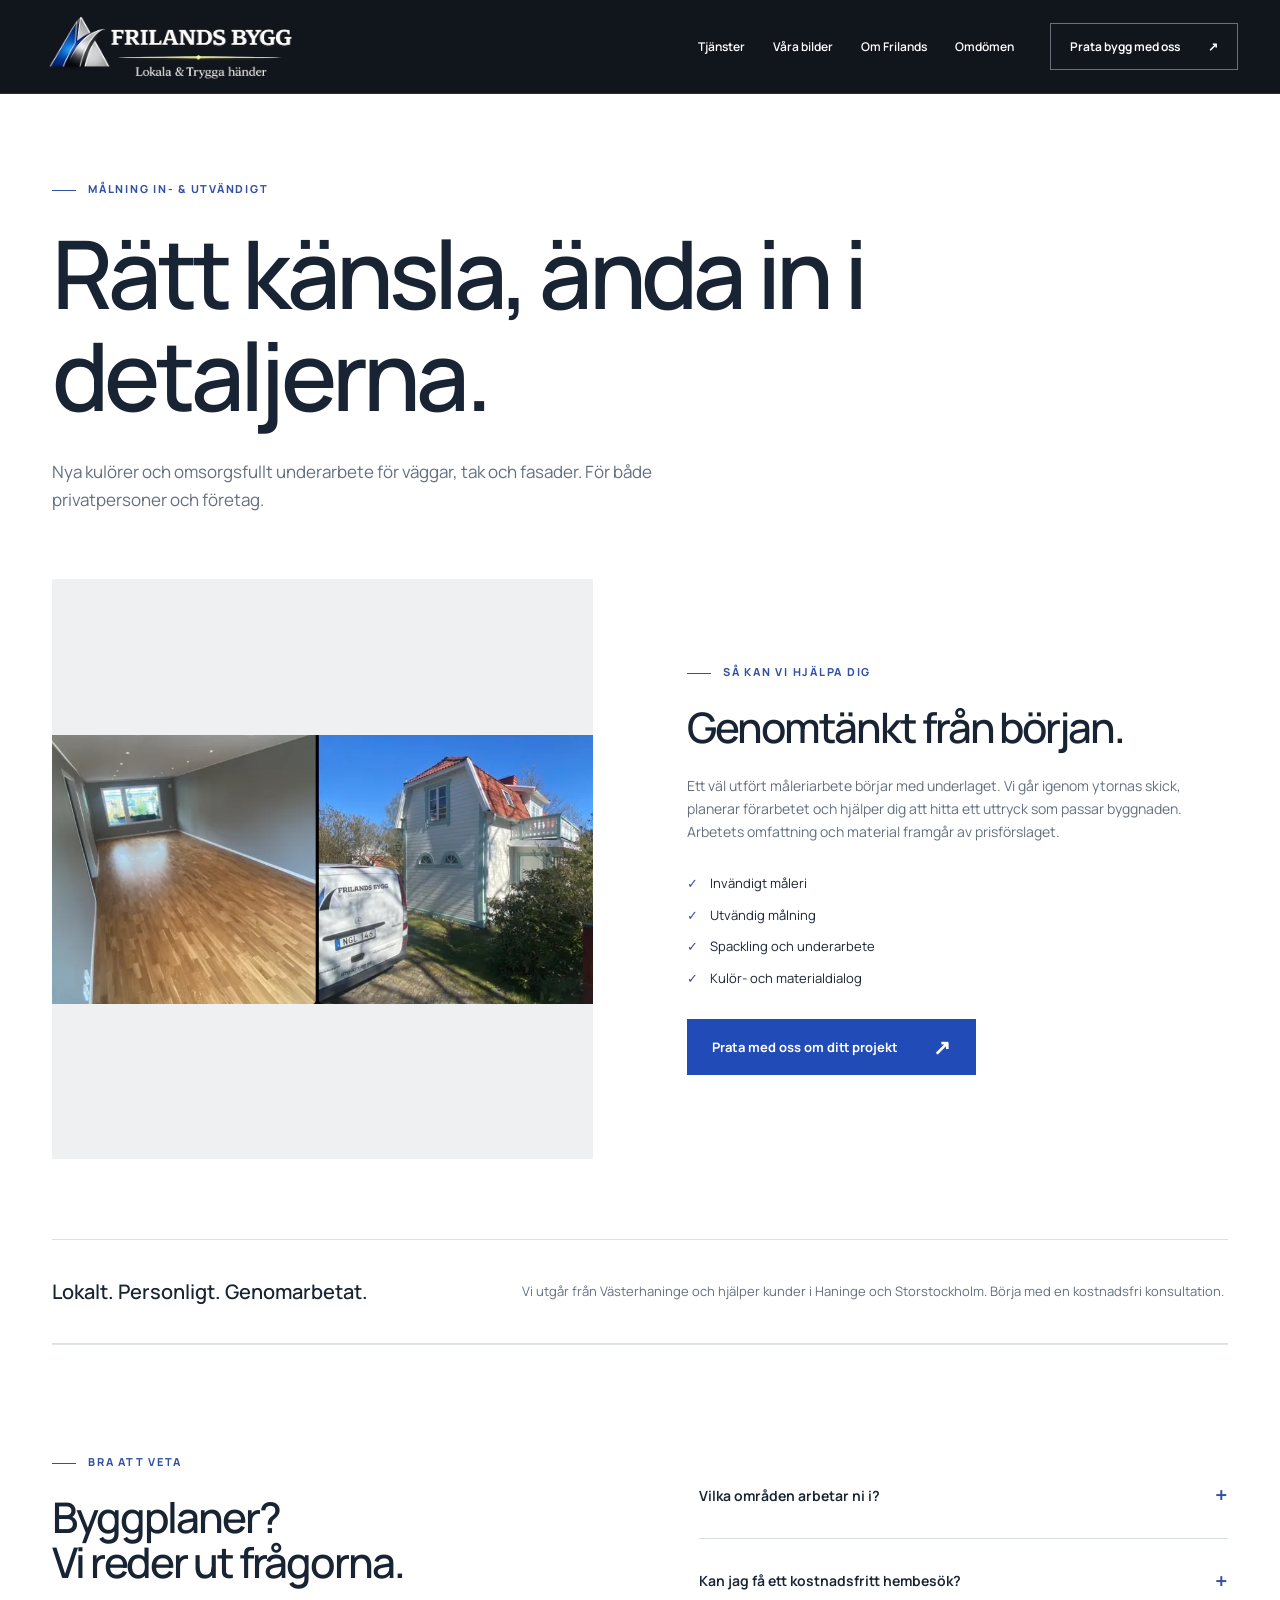
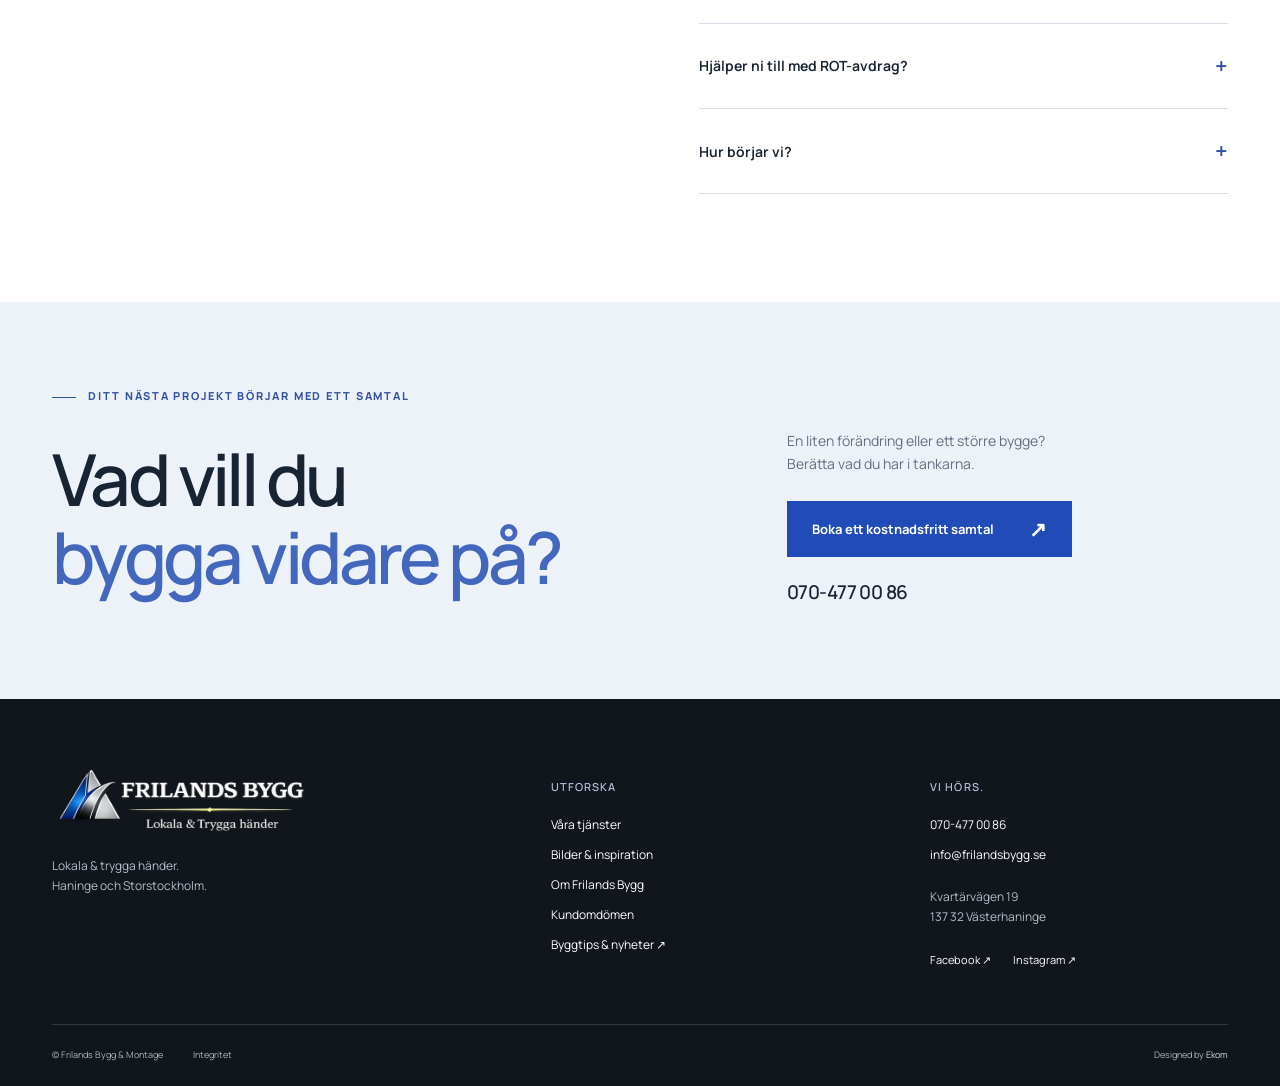
<file: malning.html>
<!doctype html><html lang="sv"><head><meta charset="utf-8"><meta name="viewport" content="width=device-width, initial-scale=1"><title>Målning in- &amp; utvändigt i Haninge &amp; Stockholm | Frilands Bygg</title><meta name="description" content="Nya kulörer och omsorgsfullt underarbete för väggar, tak och fasader. För både privatpersoner och företag. Frilands Bygg &amp; Montage i Västerhaninge."><meta name="robots" content="noindex,follow"><meta name="theme-color" content="#142d54"><link rel="canonical" href="https://frilands-bygg-design.carlzzon121.chatgpt.site/malning.html"><meta property="og:type" content="website"><meta property="og:locale" content="sv_SE"><meta property="og:title" content="Målning in- &amp; utvändigt i Haninge &amp; Stockholm | Frilands Bygg"><meta property="og:description" content="Nya kulörer och omsorgsfullt underarbete för väggar, tak och fasader. För både privatpersoner och företag. Frilands Bygg &amp; Montage i Västerhaninge."><meta property="og:image" content="https://frilands-bygg-design.carlzzon121.chatgpt.site/assets/fasad-1600.webp"><link rel="icon" href="assets/favicon.svg" type="image/svg+xml"><link rel="preload" href="assets/manrope.woff2" as="font" type="font/woff2" crossorigin><link rel="stylesheet" href="styles.css"><script type="application/ld+json">{"@context": "https://schema.org", "@type": "GeneralContractor", "name": "Frilands Bygg & Montage", "url": "https://frilands-bygg-design.carlzzon121.chatgpt.site/", "telephone": "+46704770086", "email": "info@frilandsbygg.se", "address": {"@type": "PostalAddress", "streetAddress": "Kvartärvägen 19", "postalCode": "137 32", "addressLocality": "Västerhaninge", "addressCountry": "SE"}, "areaServed": ["Haninge", "Storstockholm"], "image": "https://frilands-bygg-design.carlzzon121.chatgpt.site/assets/fasad-1600.webp", "sameAs": ["https://facebook.com/frilandsbygg46", "https://instagram.com/fri.landsbygg/", "https://www.reco.se/frilands-bygg-montage"]}</script><script src="script.js" defer></script></head><body><a class="skip" href="#main">Hoppa till innehållet</a><header class="site-header"><a class="brand" href="index.html" aria-label="Frilands Bygg – startsida"><img src="assets/logo.webp" alt="Frilands Bygg – lokala och trygga händer" width="293" height="80"></a><nav class="desktop-nav" aria-label="Huvudmeny"><a href="tjanster.html">Tjänster</a><a href="projekt.html">Våra bilder</a><a href="om-oss.html">Om Frilands</a><a href="omdomen.html">Omdömen</a></nav><a class="header-contact" href="kontakt.html">Prata bygg med oss <span aria-hidden="true">↗</span></a><button class="menu-toggle" aria-label="Öppna meny" aria-expanded="false" aria-controls="mobile-menu"><span></span><span></span></button></header><dialog id="mobile-menu" class="mobile-menu"><div class="menu-top"><span>FRILANDS BYGG</span><button class="menu-close" aria-label="Stäng meny">×</button></div><nav aria-label="Mobilmeny"><a href="index.html">Hem</a><a href="tjanster.html">Tjänster</a><a href="projekt.html">Våra bilder</a><a href="om-oss.html">Om Frilands</a><a href="omdomen.html">Omdömen</a><a href="kontakt.html">Kontakt</a></nav><a href="tel:+46704770086">070-477 00 86</a><a href="mailto:info@frilandsbygg.se">info@frilandsbygg.se</a></dialog><main id="main"><section class="page-intro wrap"><span class="eyebrow">Målning in- & utvändigt</span><h1>Rätt känsla, ända in i detaljerna.</h1><p>Nya kulörer och omsorgsfullt underarbete för väggar, tak och fasader. För både privatpersoner och företag.</p></section><section class="service-detail wrap"><div class="service-detail-photo"><img class="" src="assets/malning-960.webp" srcset="assets/malning-480.webp 480w, assets/malning-960.webp 960w, assets/malning-1600.webp 1600w" sizes="(max-width: 700px) 100vw, 50vw" alt="Målning in- &amp; utvändigt" width="1200" height="900" loading="eager" decoding="async"></div><div><span class="eyebrow">Så kan vi hjälpa dig</span><h2>Genomtänkt från början.</h2><p>Ett väl utfört måleriarbete börjar med underlaget. Vi går igenom ytornas skick, planerar förarbetet och hjälper dig att hitta ett uttryck som passar byggnaden. Arbetets omfattning och material framgår av prisförslaget.</p><ul class="check-list"><li>Invändigt måleri</li><li>Utvändig målning</li><li>Spackling och underarbete</li><li>Kulör- och materialdialog</li></ul><a class="button" href="kontakt.html?projekt=malning">Prata med oss om ditt projekt<span aria-hidden="true">↗</span></a></div></section><section class="service-note wrap"><strong>Lokalt. Personligt. Genomarbetat.</strong><p>Vi utgår från Västerhaninge och hjälper kunder i Haninge och Storstockholm. Börja med en kostnadsfri konsultation.</p></section><section class="section faq wrap"><div><span class="eyebrow">Bra att veta</span><h2>Byggplaner?<br>Vi reder ut frågorna.</h2></div><div><details><summary>Vilka områden arbetar ni i?<span aria-hidden="true">+</span></summary><p>Vi utgår från Västerhaninge och arbetar i Haninge och Storstockholm. Hör av dig och berätta var ditt projekt finns.</p></details><details><summary>Kan jag få ett kostnadsfritt hembesök?<span aria-hidden="true">+</span></summary><p>Ja, Frilands erbjuder kostnadsfri konsultation och hembesök för att prata om projektets förutsättningar och ta fram ett prisförslag.</p></details><details><summary>Hjälper ni till med ROT-avdrag?<span aria-hidden="true">+</span></summary><p>Vi hjälper till med hanteringen när arbetet uppfyller villkoren. Din rätt till avdrag och aktuella regler kontrolleras inför projektet.</p></details><details><summary>Hur börjar vi?<span aria-hidden="true">+</span></summary><p>Ring 070-477 00 86 eller mejla info@frilandsbygg.se. Berätta gärna vad du vill göra, var det ligger och när du önskar komma igång.</p></details></div></section><section class="contact-banner"><div class="wrap"><span class="eyebrow">Ditt nästa projekt börjar med ett samtal</span><div class="contact-banner-grid"><h2>Vad vill du<br><em>bygga vidare på?</em></h2><div><p>En liten förändring eller ett större bygge?<br>Berätta vad du har i tankarna.</p><a class="button" href="kontakt.html">Boka ett kostnadsfritt samtal<span aria-hidden="true">↗</span></a><a class="contact-number" href="tel:+46704770086">070-477 00 86</a></div></div></div></section></main><footer><div class="footer-main wrap"><div><a href="index.html"><img src="assets/logo.webp" alt="Frilands Bygg" width="293" height="80"></a><p>Lokala & trygga händer.<br>Haninge och Storstockholm.</p></div><div><h2>Utforska</h2><a href="tjanster.html">Våra tjänster</a><a href="projekt.html">Bilder & inspiration</a><a href="om-oss.html">Om Frilands Bygg</a><a href="omdomen.html">Kundomdömen</a><a href="https://frilandsbygg.se/blogg/" target="_blank" rel="noopener">Byggtips & nyheter ↗</a></div><div><h2>Vi hörs.</h2><a href="tel:+46704770086">070-477 00 86</a><a href="mailto:info@frilandsbygg.se">info@frilandsbygg.se</a><p>Kvartärvägen 19<br>137 32 Västerhaninge</p><div class="social"><a href="https://facebook.com/frilandsbygg46" target="_blank" rel="noopener">Facebook ↗</a><a href="https://instagram.com/fri.landsbygg/" target="_blank" rel="noopener">Instagram ↗</a></div></div></div><div class="footer-bottom wrap"><span>© Frilands Bygg & Montage</span><a href="integritet.html">Integritet</a><span class="credit">Designed by <a href="https://ekom.se" target="_blank" rel="noopener">Ekom</a></span></div></footer><div class="mobile-contact"><a href="tel:+46704770086"><span aria-hidden="true">↗</span> Ring oss</a><a href="kontakt.html">Berätta om ditt projekt <span aria-hidden="true">↗</span></a></div><dialog class="lightbox" id="lightbox"><button class="lightbox-close" aria-label="Stäng bild">×</button><button class="lightbox-prev" aria-label="Föregående bild">←</button><figure><img src="assets/fasad-1600.webp" alt=""><figcaption></figcaption></figure><button class="lightbox-next" aria-label="Nästa bild">→</button></dialog></body></html>
</file>
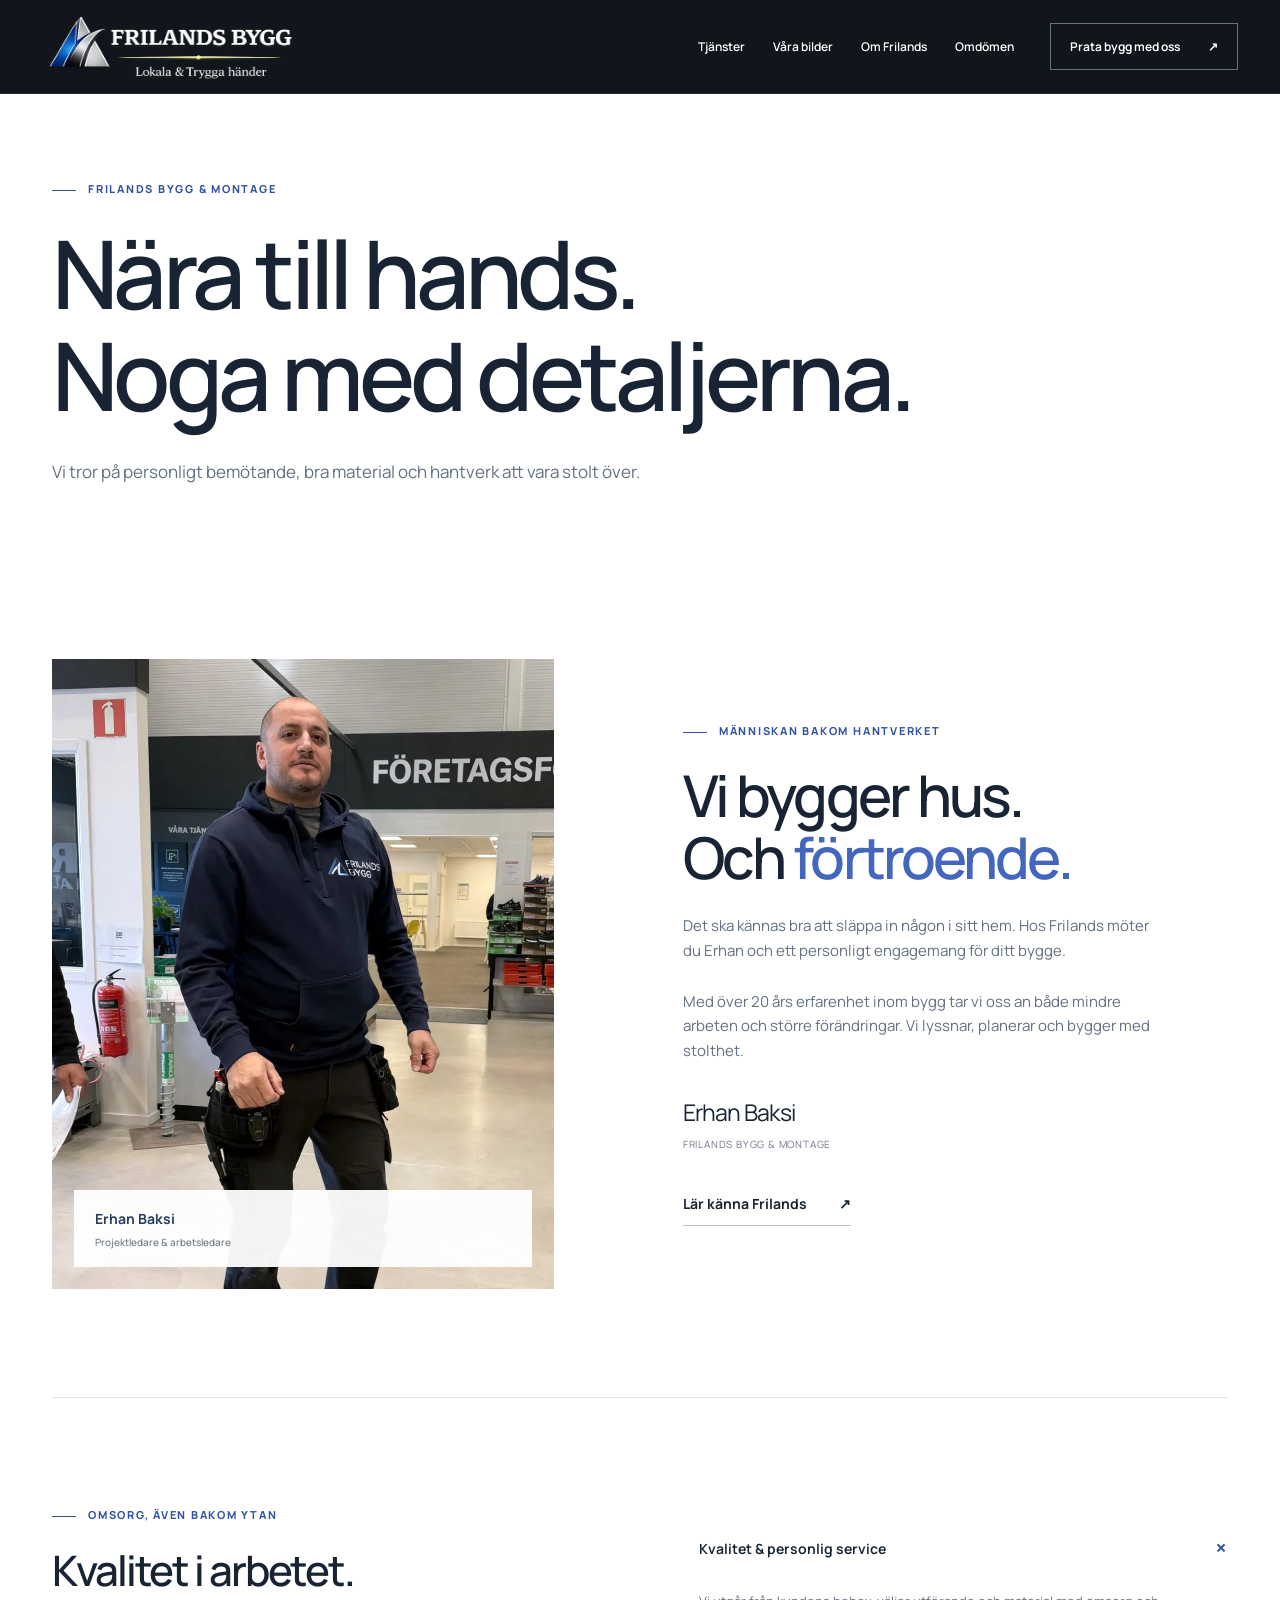
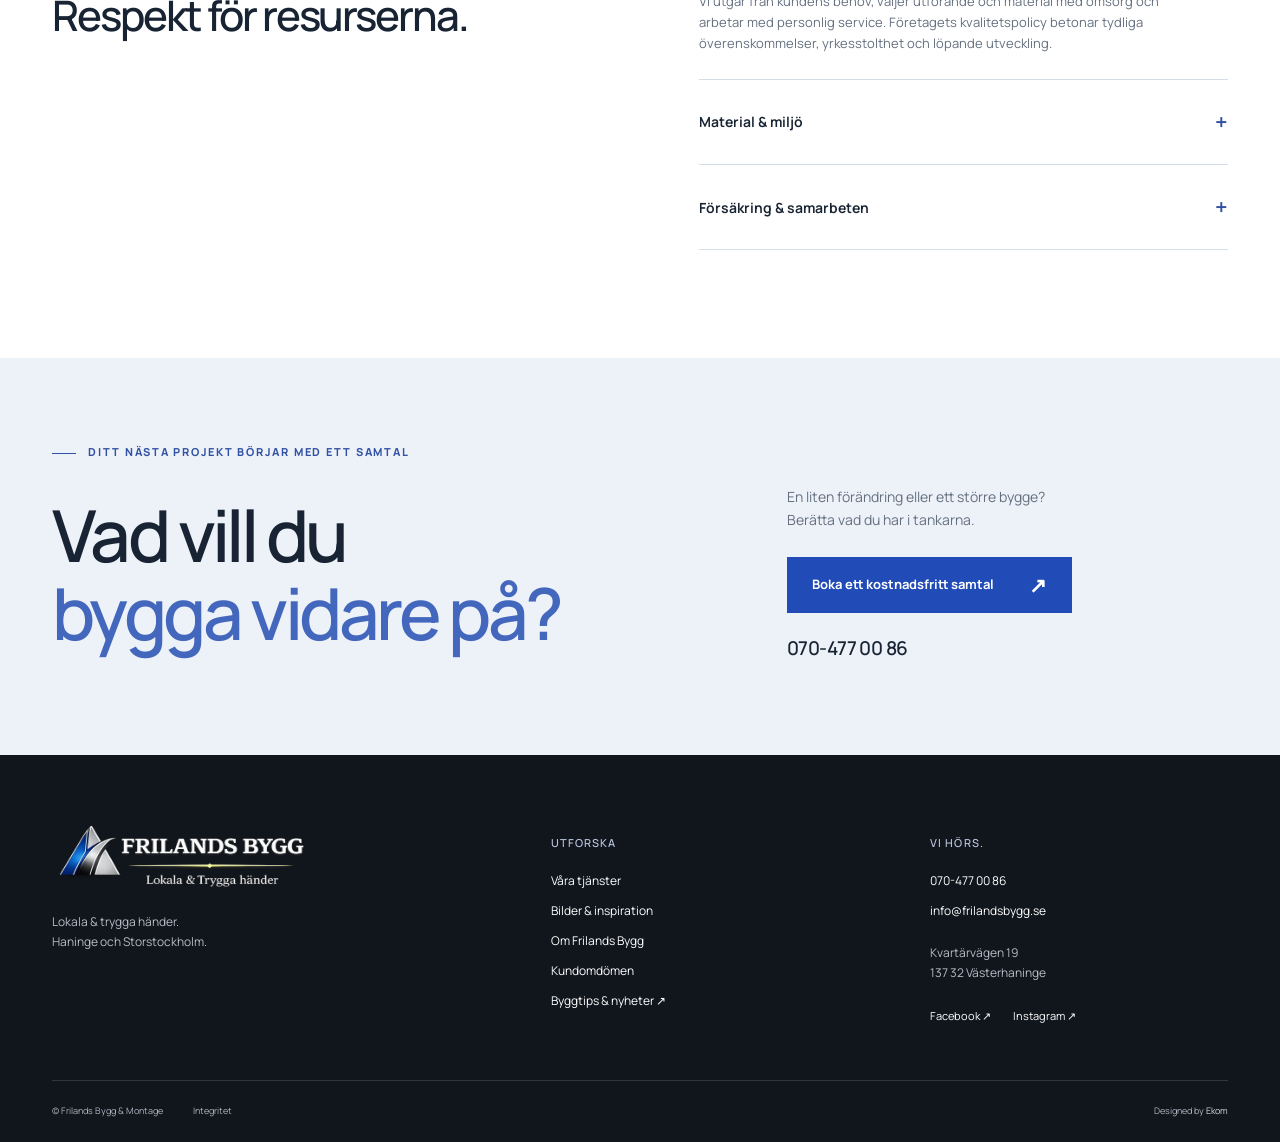
<file: om-oss.html>
<!doctype html><html lang="sv"><head><meta charset="utf-8"><meta name="viewport" content="width=device-width, initial-scale=1"><title>Om oss – lokala och trygga händer | Frilands Bygg</title><meta name="description" content="Möt Erhan Baksi och Frilands Bygg &amp; Montage. Över 20 års erfarenhet inom bygg, med verksamhet i Haninge och Storstockholm."><meta name="robots" content="noindex,follow"><meta name="theme-color" content="#142d54"><link rel="canonical" href="https://frilands-bygg-design.carlzzon121.chatgpt.site/om-oss.html"><meta property="og:type" content="website"><meta property="og:locale" content="sv_SE"><meta property="og:title" content="Om oss – lokala och trygga händer | Frilands Bygg"><meta property="og:description" content="Möt Erhan Baksi och Frilands Bygg &amp; Montage. Över 20 års erfarenhet inom bygg, med verksamhet i Haninge och Storstockholm."><meta property="og:image" content="https://frilands-bygg-design.carlzzon121.chatgpt.site/assets/fasad-1600.webp"><link rel="icon" href="assets/favicon.svg" type="image/svg+xml"><link rel="preload" href="assets/manrope.woff2" as="font" type="font/woff2" crossorigin><link rel="stylesheet" href="styles.css"><script type="application/ld+json">{"@context": "https://schema.org", "@type": "GeneralContractor", "name": "Frilands Bygg & Montage", "url": "https://frilands-bygg-design.carlzzon121.chatgpt.site/", "telephone": "+46704770086", "email": "info@frilandsbygg.se", "address": {"@type": "PostalAddress", "streetAddress": "Kvartärvägen 19", "postalCode": "137 32", "addressLocality": "Västerhaninge", "addressCountry": "SE"}, "areaServed": ["Haninge", "Storstockholm"], "image": "https://frilands-bygg-design.carlzzon121.chatgpt.site/assets/fasad-1600.webp", "sameAs": ["https://facebook.com/frilandsbygg46", "https://instagram.com/fri.landsbygg/", "https://www.reco.se/frilands-bygg-montage"]}</script><script src="script.js" defer></script></head><body><a class="skip" href="#main">Hoppa till innehållet</a><header class="site-header"><a class="brand" href="index.html" aria-label="Frilands Bygg – startsida"><img src="assets/logo.webp" alt="Frilands Bygg – lokala och trygga händer" width="293" height="80"></a><nav class="desktop-nav" aria-label="Huvudmeny"><a href="tjanster.html">Tjänster</a><a href="projekt.html">Våra bilder</a><a href="om-oss.html">Om Frilands</a><a href="omdomen.html">Omdömen</a></nav><a class="header-contact" href="kontakt.html">Prata bygg med oss <span aria-hidden="true">↗</span></a><button class="menu-toggle" aria-label="Öppna meny" aria-expanded="false" aria-controls="mobile-menu"><span></span><span></span></button></header><dialog id="mobile-menu" class="mobile-menu"><div class="menu-top"><span>FRILANDS BYGG</span><button class="menu-close" aria-label="Stäng meny">×</button></div><nav aria-label="Mobilmeny"><a href="index.html">Hem</a><a href="tjanster.html">Tjänster</a><a href="projekt.html">Våra bilder</a><a href="om-oss.html">Om Frilands</a><a href="omdomen.html">Omdömen</a><a href="kontakt.html">Kontakt</a></nav><a href="tel:+46704770086">070-477 00 86</a><a href="mailto:info@frilandsbygg.se">info@frilandsbygg.se</a></dialog><main id="main"><section class="page-intro wrap"><span class="eyebrow">Frilands Bygg & Montage</span><h1>Nära till hands.<br>Noga med detaljerna.</h1><p>Vi tror på personligt bemötande, bra material och hantverk att vara stolt över.</p></section><section class="about-section section wrap"><div class="portrait-frame"><img class="" src="assets/erhan-960.webp" srcset="assets/erhan-480.webp 480w, assets/erhan-960.webp 960w, assets/erhan-1600.webp 1600w" sizes="(max-width: 700px) 100vw, 50vw" alt="Erhan Baksi, projektledare på Frilands Bygg" width="1200" height="900" loading="lazy" decoding="async"><span class="portrait-label">Erhan Baksi <small>Projektledare & arbetsledare</small></span></div><div class="about-copy"><span class="eyebrow">Människan bakom hantverket</span><h2>Vi bygger hus.<br>Och <em>förtroende.</em></h2><p>Det ska kännas bra att släppa in någon i sitt hem. Hos Frilands möter du Erhan och ett personligt engagemang för ditt bygge.</p><p>Med över 20 års erfarenhet inom bygg tar vi oss an både mindre arbeten och större förändringar. Vi lyssnar, planerar och bygger med stolthet.</p><div class="signature">Erhan Baksi <span>Frilands Bygg & Montage</span></div><a class="text-link" href="om-oss.html">Lär känna Frilands<span aria-hidden="true">↗</span></a></div></section><section class="section policy wrap"><div><span class="eyebrow">Omsorg, även bakom ytan</span><h2>Kvalitet i arbetet.<br>Respekt för resurserna.</h2></div><div><details open><summary>Kvalitet & personlig service <span>+</span></summary><p>Vi utgår från kundens behov, väljer utförande och material med omsorg och arbetar med personlig service. Företagets kvalitetspolicy betonar tydliga överenskommelser, yrkesstolthet och löpande utveckling.</p></details><details><summary>Material & miljö <span>+</span></summary><p>Vi arbetar med avfallssortering, återvinning och planering av transporter. Genom dialog med leverantörer och kunder söker vi material och lösningar som passar både byggnaden och projektet.</p></details><details><summary>Försäkring & samarbeten <span>+</span></summary><p>Frilands uppger entreprenad- och ansvarsförsäkring. Vi samarbetar med behöriga elektriker och VVS-installatörer. Fråga oss gärna om försäkring och dokumentation för ditt specifika uppdrag.</p></details></div></section><section class="contact-banner"><div class="wrap"><span class="eyebrow">Ditt nästa projekt börjar med ett samtal</span><div class="contact-banner-grid"><h2>Vad vill du<br><em>bygga vidare på?</em></h2><div><p>En liten förändring eller ett större bygge?<br>Berätta vad du har i tankarna.</p><a class="button" href="kontakt.html">Boka ett kostnadsfritt samtal<span aria-hidden="true">↗</span></a><a class="contact-number" href="tel:+46704770086">070-477 00 86</a></div></div></div></section></main><footer><div class="footer-main wrap"><div><a href="index.html"><img src="assets/logo.webp" alt="Frilands Bygg" width="293" height="80"></a><p>Lokala & trygga händer.<br>Haninge och Storstockholm.</p></div><div><h2>Utforska</h2><a href="tjanster.html">Våra tjänster</a><a href="projekt.html">Bilder & inspiration</a><a href="om-oss.html">Om Frilands Bygg</a><a href="omdomen.html">Kundomdömen</a><a href="https://frilandsbygg.se/blogg/" target="_blank" rel="noopener">Byggtips & nyheter ↗</a></div><div><h2>Vi hörs.</h2><a href="tel:+46704770086">070-477 00 86</a><a href="mailto:info@frilandsbygg.se">info@frilandsbygg.se</a><p>Kvartärvägen 19<br>137 32 Västerhaninge</p><div class="social"><a href="https://facebook.com/frilandsbygg46" target="_blank" rel="noopener">Facebook ↗</a><a href="https://instagram.com/fri.landsbygg/" target="_blank" rel="noopener">Instagram ↗</a></div></div></div><div class="footer-bottom wrap"><span>© Frilands Bygg & Montage</span><a href="integritet.html">Integritet</a><span class="credit">Designed by <a href="https://ekom.se" target="_blank" rel="noopener">Ekom</a></span></div></footer><div class="mobile-contact"><a href="tel:+46704770086"><span aria-hidden="true">↗</span> Ring oss</a><a href="kontakt.html">Berätta om ditt projekt <span aria-hidden="true">↗</span></a></div><dialog class="lightbox" id="lightbox"><button class="lightbox-close" aria-label="Stäng bild">×</button><button class="lightbox-prev" aria-label="Föregående bild">←</button><figure><img src="assets/fasad-1600.webp" alt=""><figcaption></figcaption></figure><button class="lightbox-next" aria-label="Nästa bild">→</button></dialog></body></html>
</file>
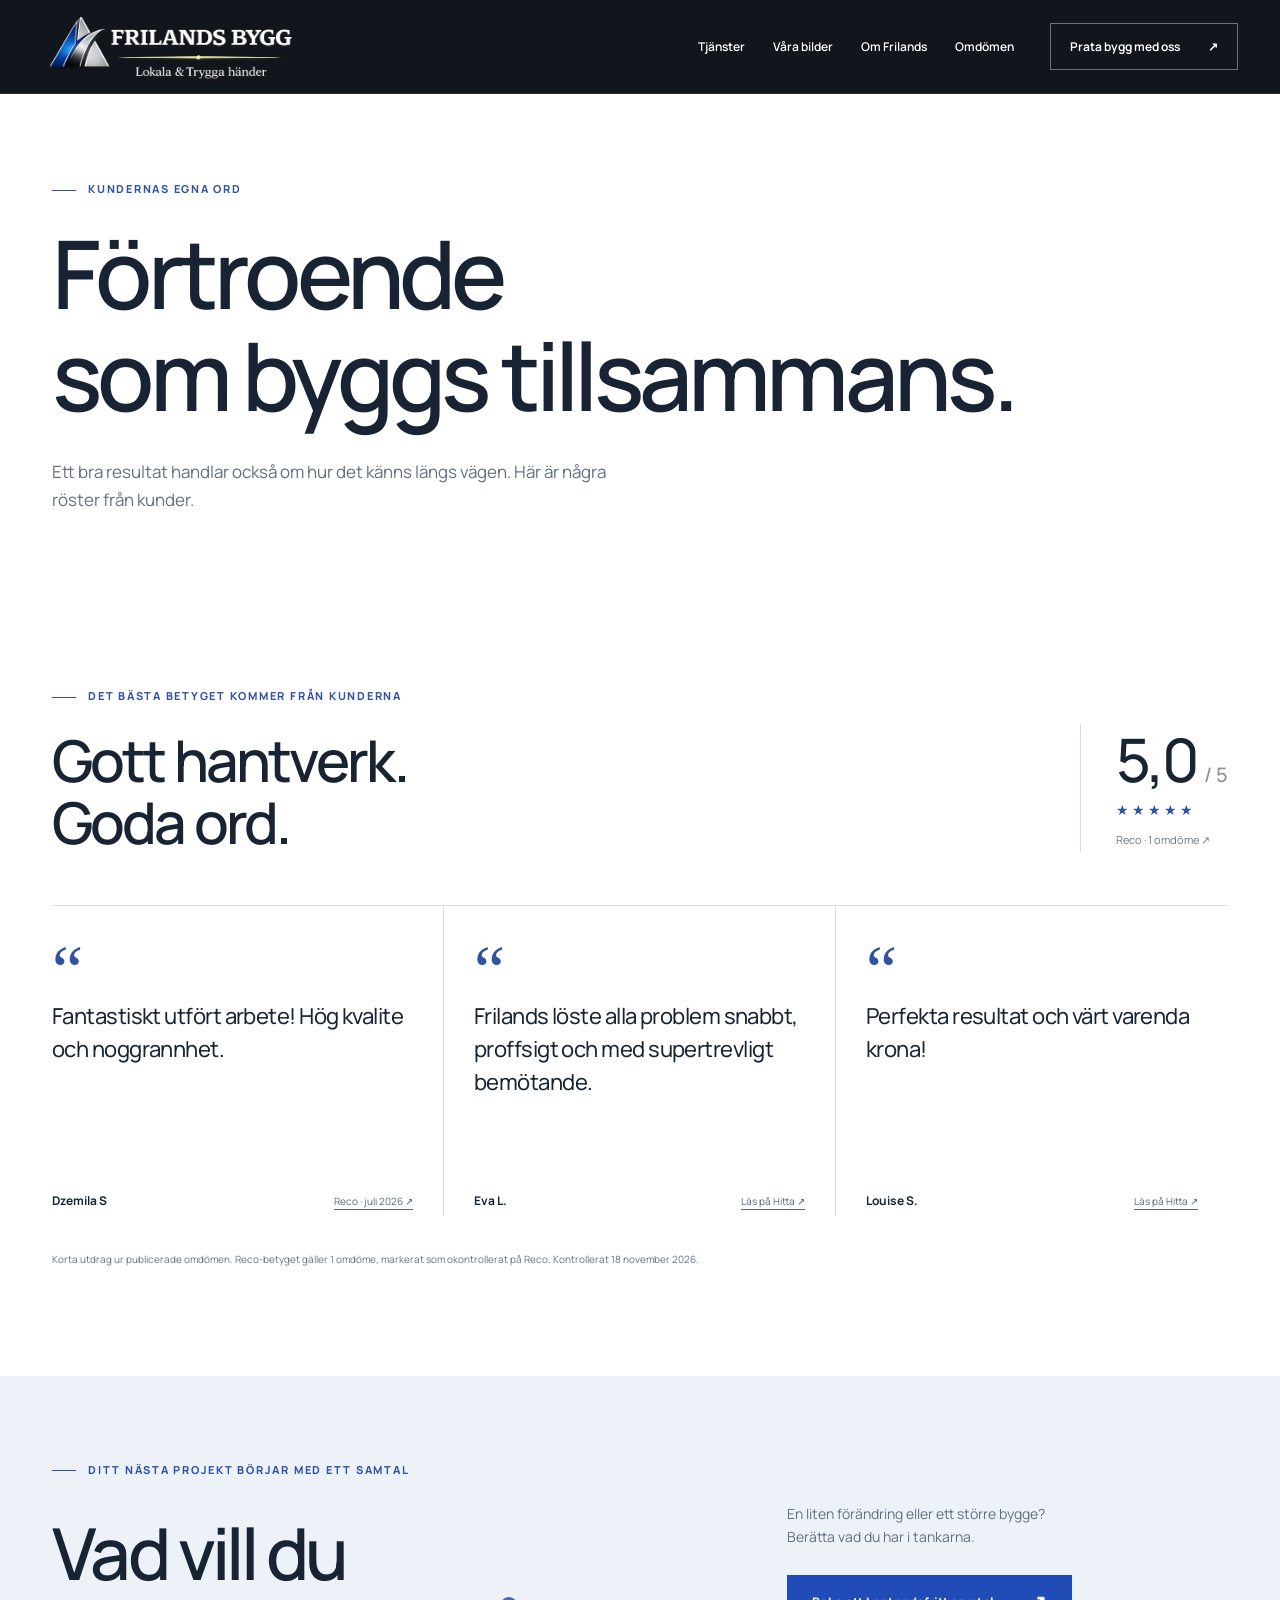
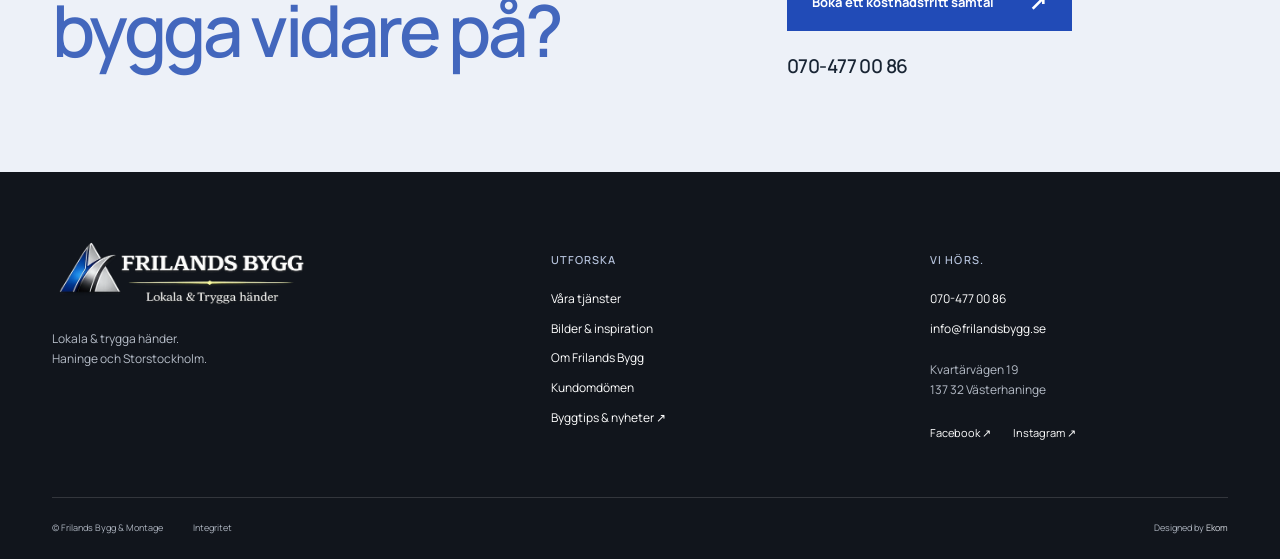
<file: omdomen.html>
<!doctype html><html lang="sv"><head><meta charset="utf-8"><meta name="viewport" content="width=device-width, initial-scale=1"><title>Kundomdömen | Frilands Bygg</title><meta name="description" content="Läs publicerade kundomdömen om Frilands Bygg &amp; Montage från Reco och Hitta, med länkar till originalen."><meta name="robots" content="noindex,follow"><meta name="theme-color" content="#142d54"><link rel="canonical" href="https://frilands-bygg-design.carlzzon121.chatgpt.site/omdomen.html"><meta property="og:type" content="website"><meta property="og:locale" content="sv_SE"><meta property="og:title" content="Kundomdömen | Frilands Bygg"><meta property="og:description" content="Läs publicerade kundomdömen om Frilands Bygg &amp; Montage från Reco och Hitta, med länkar till originalen."><meta property="og:image" content="https://frilands-bygg-design.carlzzon121.chatgpt.site/assets/fasad-1600.webp"><link rel="icon" href="assets/favicon.svg" type="image/svg+xml"><link rel="preload" href="assets/manrope.woff2" as="font" type="font/woff2" crossorigin><link rel="stylesheet" href="styles.css"><script type="application/ld+json">{"@context": "https://schema.org", "@type": "GeneralContractor", "name": "Frilands Bygg & Montage", "url": "https://frilands-bygg-design.carlzzon121.chatgpt.site/", "telephone": "+46704770086", "email": "info@frilandsbygg.se", "address": {"@type": "PostalAddress", "streetAddress": "Kvartärvägen 19", "postalCode": "137 32", "addressLocality": "Västerhaninge", "addressCountry": "SE"}, "areaServed": ["Haninge", "Storstockholm"], "image": "https://frilands-bygg-design.carlzzon121.chatgpt.site/assets/fasad-1600.webp", "sameAs": ["https://facebook.com/frilandsbygg46", "https://instagram.com/fri.landsbygg/", "https://www.reco.se/frilands-bygg-montage"]}</script><script src="script.js" defer></script></head><body><a class="skip" href="#main">Hoppa till innehållet</a><header class="site-header"><a class="brand" href="index.html" aria-label="Frilands Bygg – startsida"><img src="assets/logo.webp" alt="Frilands Bygg – lokala och trygga händer" width="293" height="80"></a><nav class="desktop-nav" aria-label="Huvudmeny"><a href="tjanster.html">Tjänster</a><a href="projekt.html">Våra bilder</a><a href="om-oss.html">Om Frilands</a><a href="omdomen.html">Omdömen</a></nav><a class="header-contact" href="kontakt.html">Prata bygg med oss <span aria-hidden="true">↗</span></a><button class="menu-toggle" aria-label="Öppna meny" aria-expanded="false" aria-controls="mobile-menu"><span></span><span></span></button></header><dialog id="mobile-menu" class="mobile-menu"><div class="menu-top"><span>FRILANDS BYGG</span><button class="menu-close" aria-label="Stäng meny">×</button></div><nav aria-label="Mobilmeny"><a href="index.html">Hem</a><a href="tjanster.html">Tjänster</a><a href="projekt.html">Våra bilder</a><a href="om-oss.html">Om Frilands</a><a href="omdomen.html">Omdömen</a><a href="kontakt.html">Kontakt</a></nav><a href="tel:+46704770086">070-477 00 86</a><a href="mailto:info@frilandsbygg.se">info@frilandsbygg.se</a></dialog><main id="main"><section class="page-intro wrap"><span class="eyebrow">Kundernas egna ord</span><h1>Förtroende<br>som byggs tillsammans.</h1><p>Ett bra resultat handlar också om hur det känns längs vägen. Här är några röster från kunder.</p></section><section class="reviews section" id="omdomen"><div class="wrap"><div class="section-heading"><div><span class="eyebrow">Det bästa betyget kommer från kunderna</span><h2>Gott hantverk.<br>Goda ord.</h2></div><a class="rating-summary" href="https://www.reco.se/frilands-bygg-montage" target="_blank" rel="noopener"><strong>5,0<span>/ 5</span></strong><span class="stars" aria-label="5 av 5 stjärnor">★★★★★</span><small>Reco · 1 omdöme ↗</small></a></div><div class="review-grid"><article class="review-card"><span class="quote-mark" aria-hidden="true">“</span><blockquote>Fantastiskt utfört arbete! Hög kvalite och noggrannhet.</blockquote><div><strong>Dzemila S</strong><a href="https://www.reco.se/frilands-bygg-montage" target="_blank" rel="noopener">Reco · juli 2026 ↗</a></div></article><article class="review-card"><span class="quote-mark" aria-hidden="true">“</span><blockquote>Frilands löste alla problem snabbt, proffsigt och med supertrevligt bemötande.</blockquote><div><strong>Eva L.</strong><a href="https://www.hitta.se/verksamhet/frilands-bygg-montage-fhggbhjp#omdomen" target="_blank" rel="noopener">Läs på Hitta ↗</a></div></article><article class="review-card"><span class="quote-mark" aria-hidden="true">“</span><blockquote>Perfekta resultat och värt varenda krona!</blockquote><div><strong>Louise S.</strong><a href="https://www.hitta.se/verksamhet/frilands-bygg-montage-fhggbhjp#omdomen" target="_blank" rel="noopener">Läs på Hitta ↗</a></div></article></div><p class="source-note">Korta utdrag ur publicerade omdömen. Reco-betyget gäller 1 omdöme, markerat som okontrollerat på Reco. Kontrollerat 18 november 2026.</p></div></section><section class="contact-banner"><div class="wrap"><span class="eyebrow">Ditt nästa projekt börjar med ett samtal</span><div class="contact-banner-grid"><h2>Vad vill du<br><em>bygga vidare på?</em></h2><div><p>En liten förändring eller ett större bygge?<br>Berätta vad du har i tankarna.</p><a class="button" href="kontakt.html">Boka ett kostnadsfritt samtal<span aria-hidden="true">↗</span></a><a class="contact-number" href="tel:+46704770086">070-477 00 86</a></div></div></div></section></main><footer><div class="footer-main wrap"><div><a href="index.html"><img src="assets/logo.webp" alt="Frilands Bygg" width="293" height="80"></a><p>Lokala & trygga händer.<br>Haninge och Storstockholm.</p></div><div><h2>Utforska</h2><a href="tjanster.html">Våra tjänster</a><a href="projekt.html">Bilder & inspiration</a><a href="om-oss.html">Om Frilands Bygg</a><a href="omdomen.html">Kundomdömen</a><a href="https://frilandsbygg.se/blogg/" target="_blank" rel="noopener">Byggtips & nyheter ↗</a></div><div><h2>Vi hörs.</h2><a href="tel:+46704770086">070-477 00 86</a><a href="mailto:info@frilandsbygg.se">info@frilandsbygg.se</a><p>Kvartärvägen 19<br>137 32 Västerhaninge</p><div class="social"><a href="https://facebook.com/frilandsbygg46" target="_blank" rel="noopener">Facebook ↗</a><a href="https://instagram.com/fri.landsbygg/" target="_blank" rel="noopener">Instagram ↗</a></div></div></div><div class="footer-bottom wrap"><span>© Frilands Bygg & Montage</span><a href="integritet.html">Integritet</a><span class="credit">Designed by <a href="https://ekom.se" target="_blank" rel="noopener">Ekom</a></span></div></footer><div class="mobile-contact"><a href="tel:+46704770086"><span aria-hidden="true">↗</span> Ring oss</a><a href="kontakt.html">Berätta om ditt projekt <span aria-hidden="true">↗</span></a></div><dialog class="lightbox" id="lightbox"><button class="lightbox-close" aria-label="Stäng bild">×</button><button class="lightbox-prev" aria-label="Föregående bild">←</button><figure><img src="assets/fasad-1600.webp" alt=""><figcaption></figcaption></figure><button class="lightbox-next" aria-label="Nästa bild">→</button></dialog></body></html>
</file>
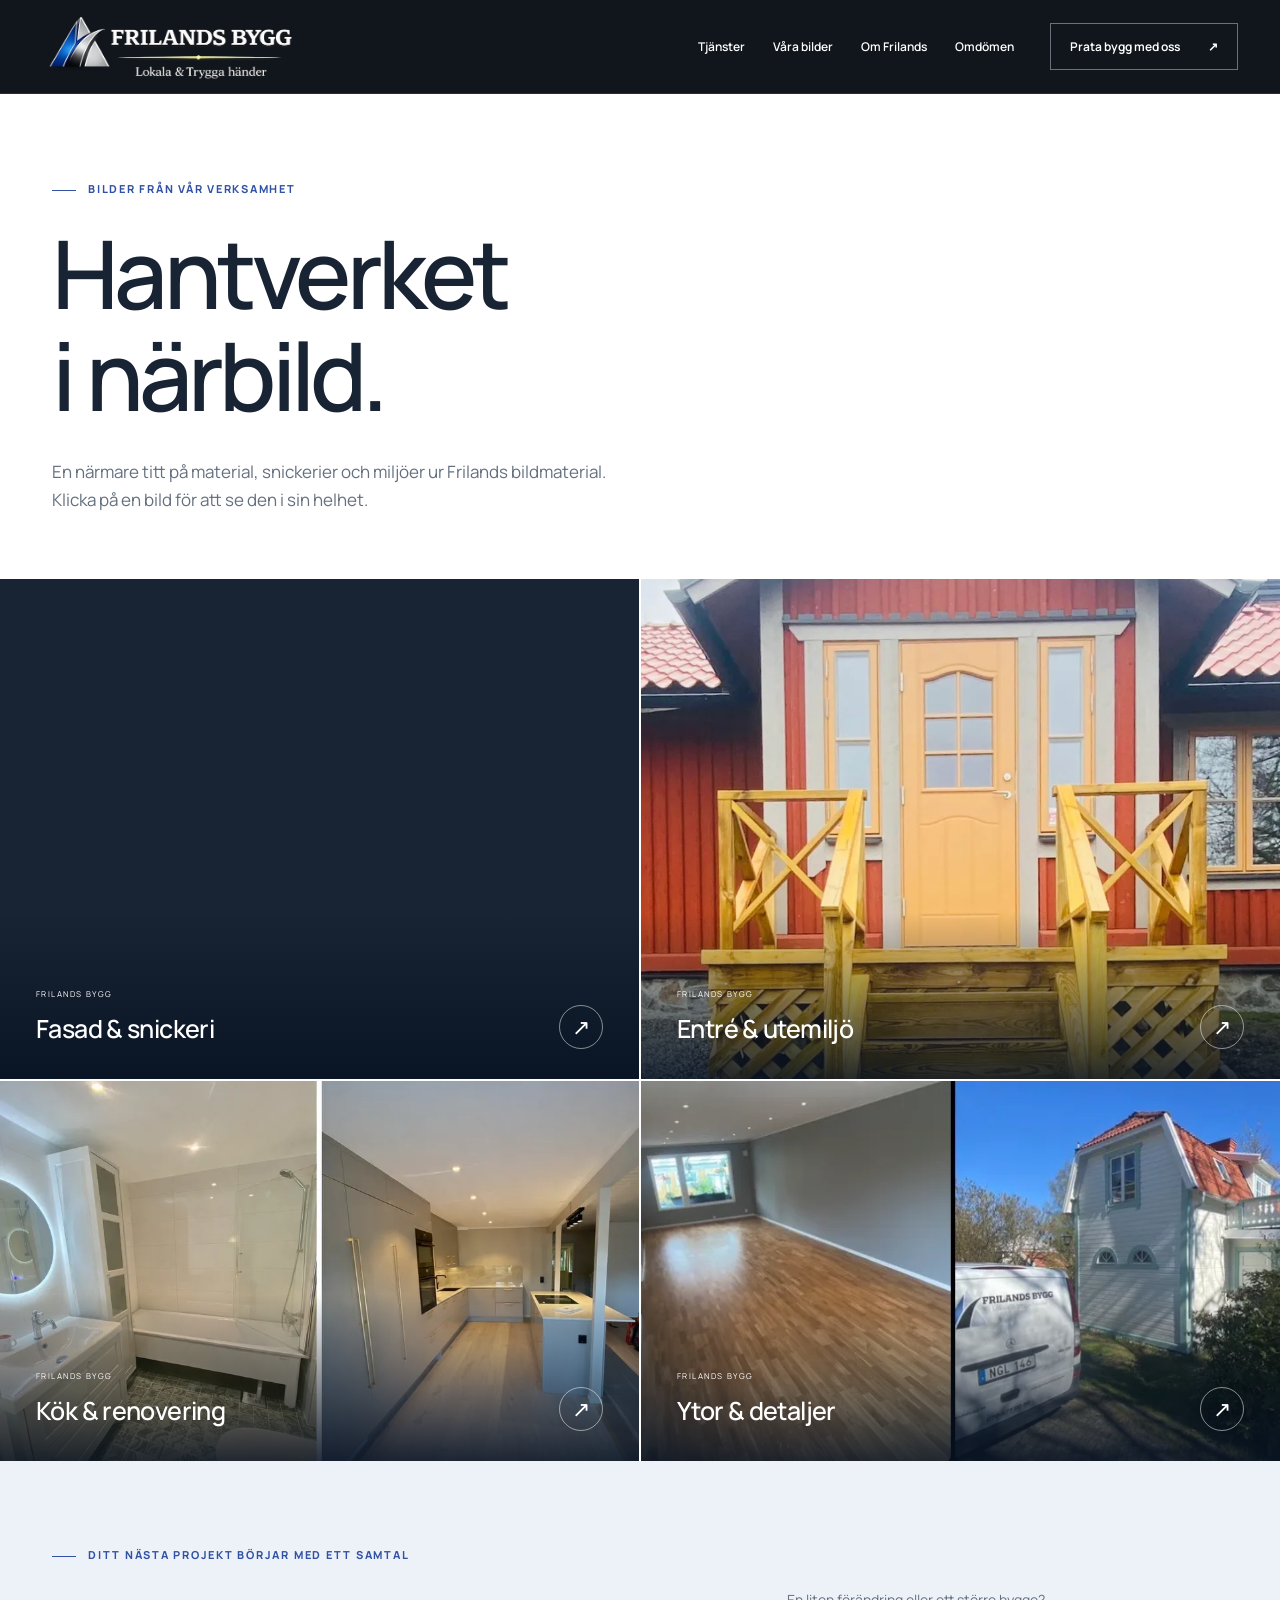
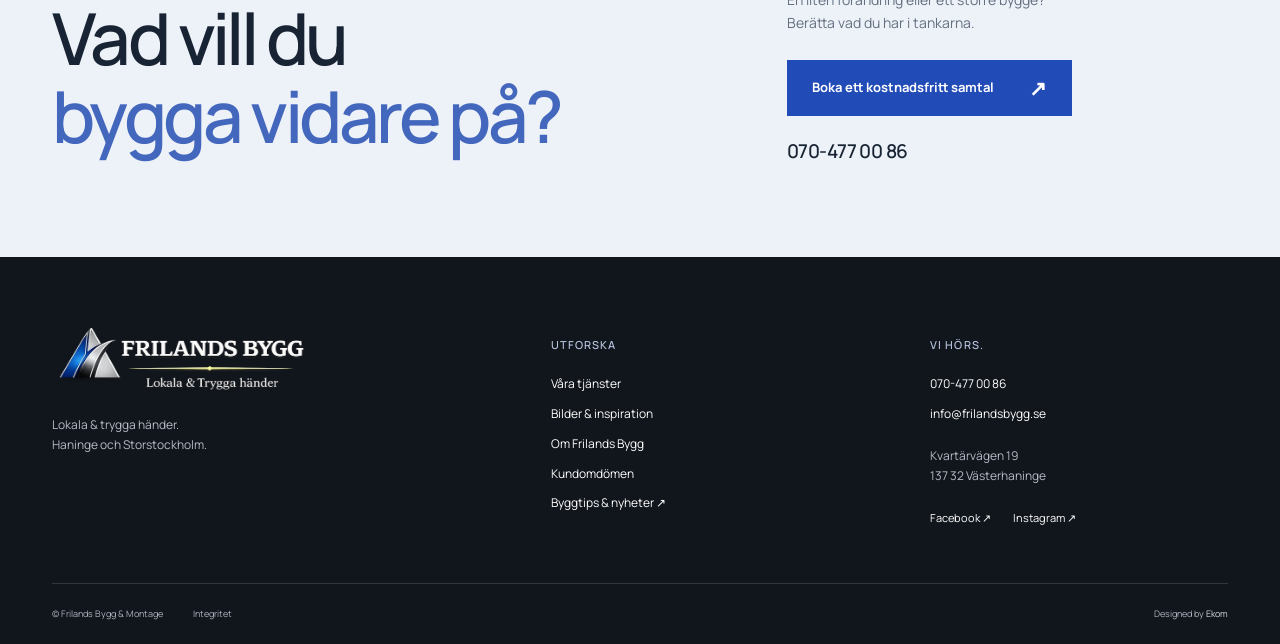
<file: projekt.html>
<!doctype html><html lang="sv"><head><meta charset="utf-8"><meta name="viewport" content="width=device-width, initial-scale=1"><title>Bilder &amp; inspiration | Frilands Bygg</title><meta name="description" content="Se bilder från Frilands Byggs tjänster och verksamhet. Utforska fasader, snickerier, entréer och renovering."><meta name="robots" content="noindex,follow"><meta name="theme-color" content="#142d54"><link rel="canonical" href="https://frilands-bygg-design.carlzzon121.chatgpt.site/projekt.html"><meta property="og:type" content="website"><meta property="og:locale" content="sv_SE"><meta property="og:title" content="Bilder &amp; inspiration | Frilands Bygg"><meta property="og:description" content="Se bilder från Frilands Byggs tjänster och verksamhet. Utforska fasader, snickerier, entréer och renovering."><meta property="og:image" content="https://frilands-bygg-design.carlzzon121.chatgpt.site/assets/fasad-1600.webp"><link rel="icon" href="assets/favicon.svg" type="image/svg+xml"><link rel="preload" href="assets/manrope.woff2" as="font" type="font/woff2" crossorigin><link rel="stylesheet" href="styles.css"><script type="application/ld+json">{"@context": "https://schema.org", "@type": "GeneralContractor", "name": "Frilands Bygg & Montage", "url": "https://frilands-bygg-design.carlzzon121.chatgpt.site/", "telephone": "+46704770086", "email": "info@frilandsbygg.se", "address": {"@type": "PostalAddress", "streetAddress": "Kvartärvägen 19", "postalCode": "137 32", "addressLocality": "Västerhaninge", "addressCountry": "SE"}, "areaServed": ["Haninge", "Storstockholm"], "image": "https://frilands-bygg-design.carlzzon121.chatgpt.site/assets/fasad-1600.webp", "sameAs": ["https://facebook.com/frilandsbygg46", "https://instagram.com/fri.landsbygg/", "https://www.reco.se/frilands-bygg-montage"]}</script><script src="script.js" defer></script></head><body><a class="skip" href="#main">Hoppa till innehållet</a><header class="site-header"><a class="brand" href="index.html" aria-label="Frilands Bygg – startsida"><img src="assets/logo.webp" alt="Frilands Bygg – lokala och trygga händer" width="293" height="80"></a><nav class="desktop-nav" aria-label="Huvudmeny"><a href="tjanster.html">Tjänster</a><a href="projekt.html">Våra bilder</a><a href="om-oss.html">Om Frilands</a><a href="omdomen.html">Omdömen</a></nav><a class="header-contact" href="kontakt.html">Prata bygg med oss <span aria-hidden="true">↗</span></a><button class="menu-toggle" aria-label="Öppna meny" aria-expanded="false" aria-controls="mobile-menu"><span></span><span></span></button></header><dialog id="mobile-menu" class="mobile-menu"><div class="menu-top"><span>FRILANDS BYGG</span><button class="menu-close" aria-label="Stäng meny">×</button></div><nav aria-label="Mobilmeny"><a href="index.html">Hem</a><a href="tjanster.html">Tjänster</a><a href="projekt.html">Våra bilder</a><a href="om-oss.html">Om Frilands</a><a href="omdomen.html">Omdömen</a><a href="kontakt.html">Kontakt</a></nav><a href="tel:+46704770086">070-477 00 86</a><a href="mailto:info@frilandsbygg.se">info@frilandsbygg.se</a></dialog><main id="main"><section class="page-intro wrap"><span class="eyebrow">Bilder från vår verksamhet</span><h1>Hantverket<br>i närbild.</h1><p>En närmare titt på material, snickerier och miljöer ur Frilands bildmaterial. Klicka på en bild för att se den i sin helhet.</p></section><div class="project-grid"><button class="project-card" data-image="assets/fasad-1600.webp" data-caption="Blå träfasad med vita snickerier"><img class="" src="assets/fasad-960.webp" srcset="assets/fasad-480.webp 480w, assets/fasad-960.webp 960w, assets/fasad-1600.webp 1600w" sizes="(max-width: 700px) 100vw, 50vw" alt="Blå träfasad med vita snickerier" width="1200" height="900" loading="lazy" decoding="async"><span class="project-caption"><span><small>FRILANDS BYGG</small><strong>Fasad & snickeri</strong></span><span class="circle-arrow" aria-hidden="true">↗</span></span></button><button class="project-card" data-image="assets/entre-1600.webp" data-caption="Entré med trätrappa och räcke"><img class="" src="assets/entre-960.webp" srcset="assets/entre-480.webp 480w, assets/entre-960.webp 960w, assets/entre-1600.webp 1600w" sizes="(max-width: 700px) 100vw, 50vw" alt="Entré med trätrappa och räcke" width="1200" height="900" loading="lazy" decoding="async"><span class="project-caption"><span><small>FRILANDS BYGG</small><strong>Entré & utemiljö</strong></span><span class="circle-arrow" aria-hidden="true">↗</span></span></button><button class="project-card" data-image="assets/kok-1600.webp" data-caption="Kök från Frilands bildmaterial"><img class="" src="assets/kok-960.webp" srcset="assets/kok-480.webp 480w, assets/kok-960.webp 960w, assets/kok-1600.webp 1600w" sizes="(max-width: 700px) 100vw, 50vw" alt="Kök från Frilands bildmaterial" width="1200" height="900" loading="lazy" decoding="async"><span class="project-caption"><span><small>FRILANDS BYGG</small><strong>Kök & renovering</strong></span><span class="circle-arrow" aria-hidden="true">↗</span></span></button><button class="project-card" data-image="assets/malning-1600.webp" data-caption="Invändig renovering från Frilands bildmaterial"><img class="" src="assets/malning-960.webp" srcset="assets/malning-480.webp 480w, assets/malning-960.webp 960w, assets/malning-1600.webp 1600w" sizes="(max-width: 700px) 100vw, 50vw" alt="Invändig renovering från Frilands bildmaterial" width="1200" height="900" loading="lazy" decoding="async"><span class="project-caption"><span><small>FRILANDS BYGG</small><strong>Ytor & detaljer</strong></span><span class="circle-arrow" aria-hidden="true">↗</span></span></button></div><section class="contact-banner"><div class="wrap"><span class="eyebrow">Ditt nästa projekt börjar med ett samtal</span><div class="contact-banner-grid"><h2>Vad vill du<br><em>bygga vidare på?</em></h2><div><p>En liten förändring eller ett större bygge?<br>Berätta vad du har i tankarna.</p><a class="button" href="kontakt.html">Boka ett kostnadsfritt samtal<span aria-hidden="true">↗</span></a><a class="contact-number" href="tel:+46704770086">070-477 00 86</a></div></div></div></section></main><footer><div class="footer-main wrap"><div><a href="index.html"><img src="assets/logo.webp" alt="Frilands Bygg" width="293" height="80"></a><p>Lokala & trygga händer.<br>Haninge och Storstockholm.</p></div><div><h2>Utforska</h2><a href="tjanster.html">Våra tjänster</a><a href="projekt.html">Bilder & inspiration</a><a href="om-oss.html">Om Frilands Bygg</a><a href="omdomen.html">Kundomdömen</a><a href="https://frilandsbygg.se/blogg/" target="_blank" rel="noopener">Byggtips & nyheter ↗</a></div><div><h2>Vi hörs.</h2><a href="tel:+46704770086">070-477 00 86</a><a href="mailto:info@frilandsbygg.se">info@frilandsbygg.se</a><p>Kvartärvägen 19<br>137 32 Västerhaninge</p><div class="social"><a href="https://facebook.com/frilandsbygg46" target="_blank" rel="noopener">Facebook ↗</a><a href="https://instagram.com/fri.landsbygg/" target="_blank" rel="noopener">Instagram ↗</a></div></div></div><div class="footer-bottom wrap"><span>© Frilands Bygg & Montage</span><a href="integritet.html">Integritet</a><span class="credit">Designed by <a href="https://ekom.se" target="_blank" rel="noopener">Ekom</a></span></div></footer><div class="mobile-contact"><a href="tel:+46704770086"><span aria-hidden="true">↗</span> Ring oss</a><a href="kontakt.html">Berätta om ditt projekt <span aria-hidden="true">↗</span></a></div><dialog class="lightbox" id="lightbox"><button class="lightbox-close" aria-label="Stäng bild">×</button><button class="lightbox-prev" aria-label="Föregående bild">←</button><figure><img src="assets/fasad-1600.webp" alt=""><figcaption></figcaption></figure><button class="lightbox-next" aria-label="Nästa bild">→</button></dialog></body></html>
</file>
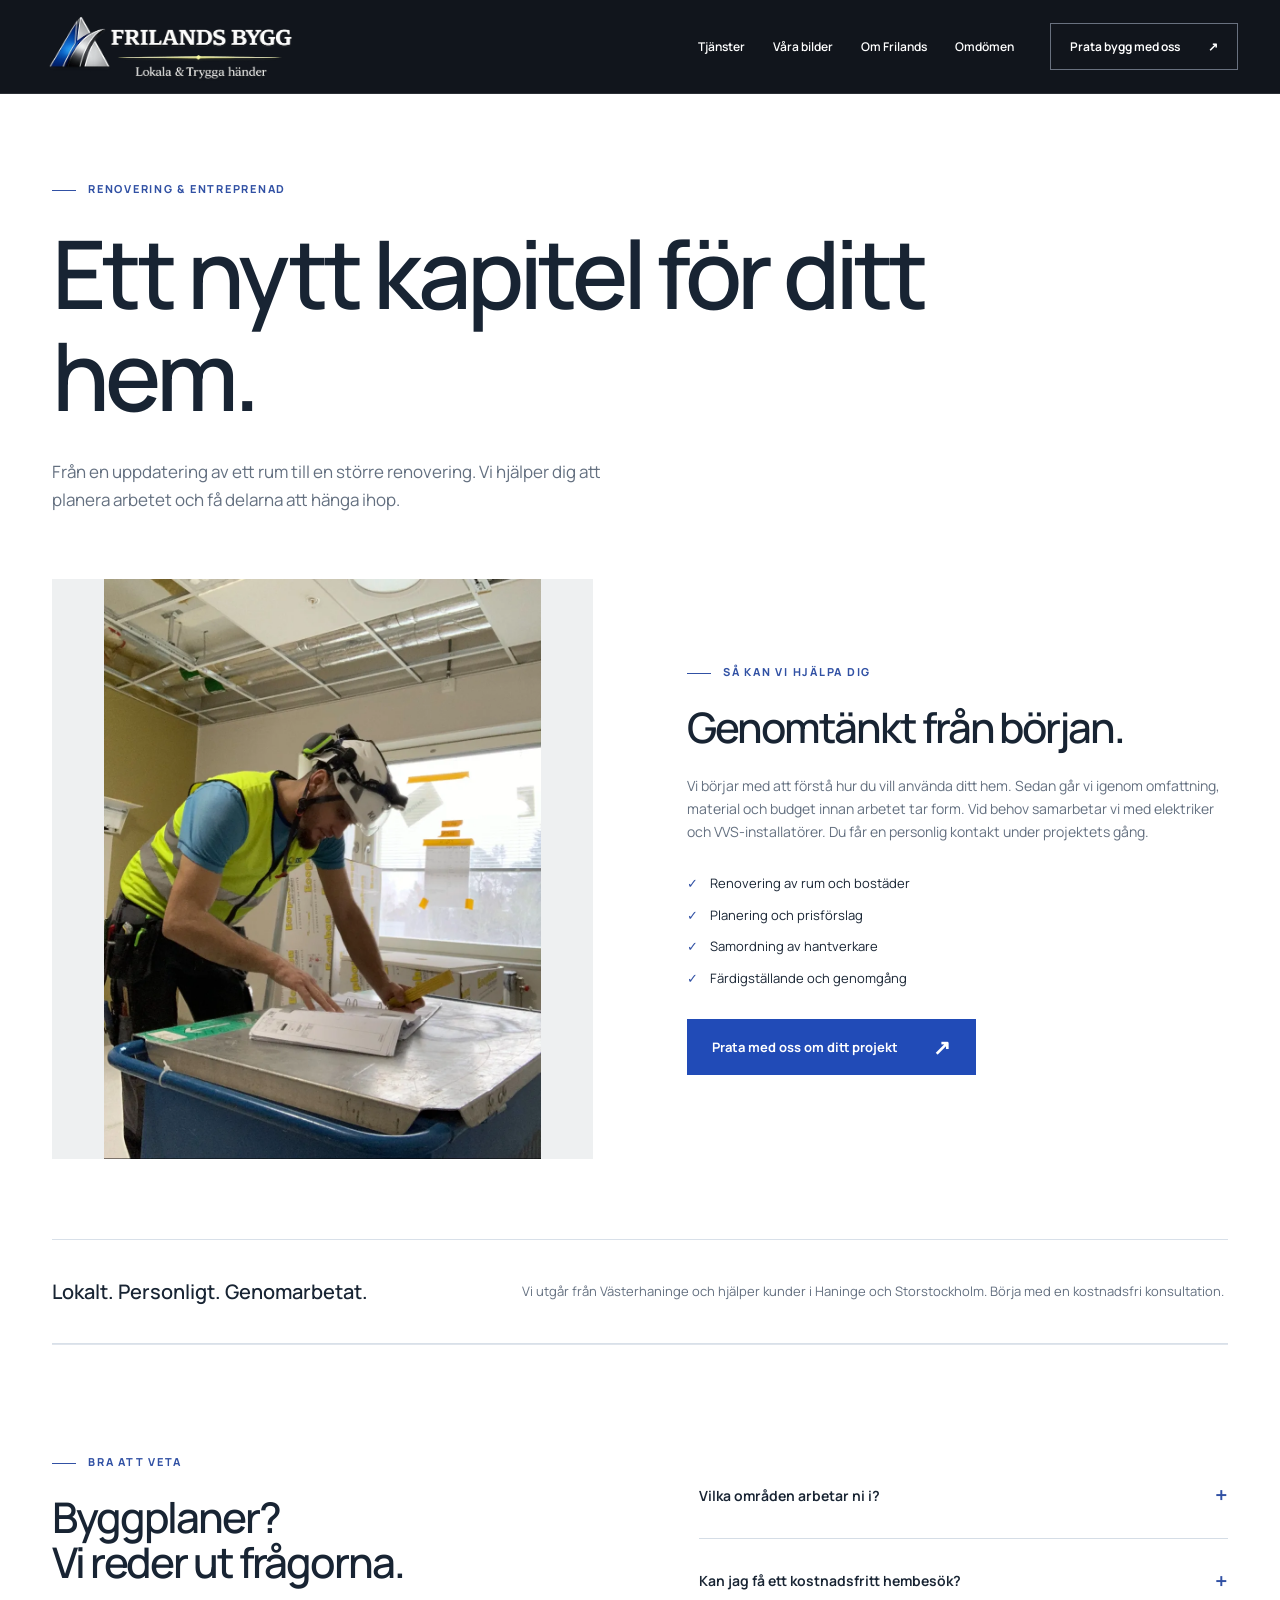
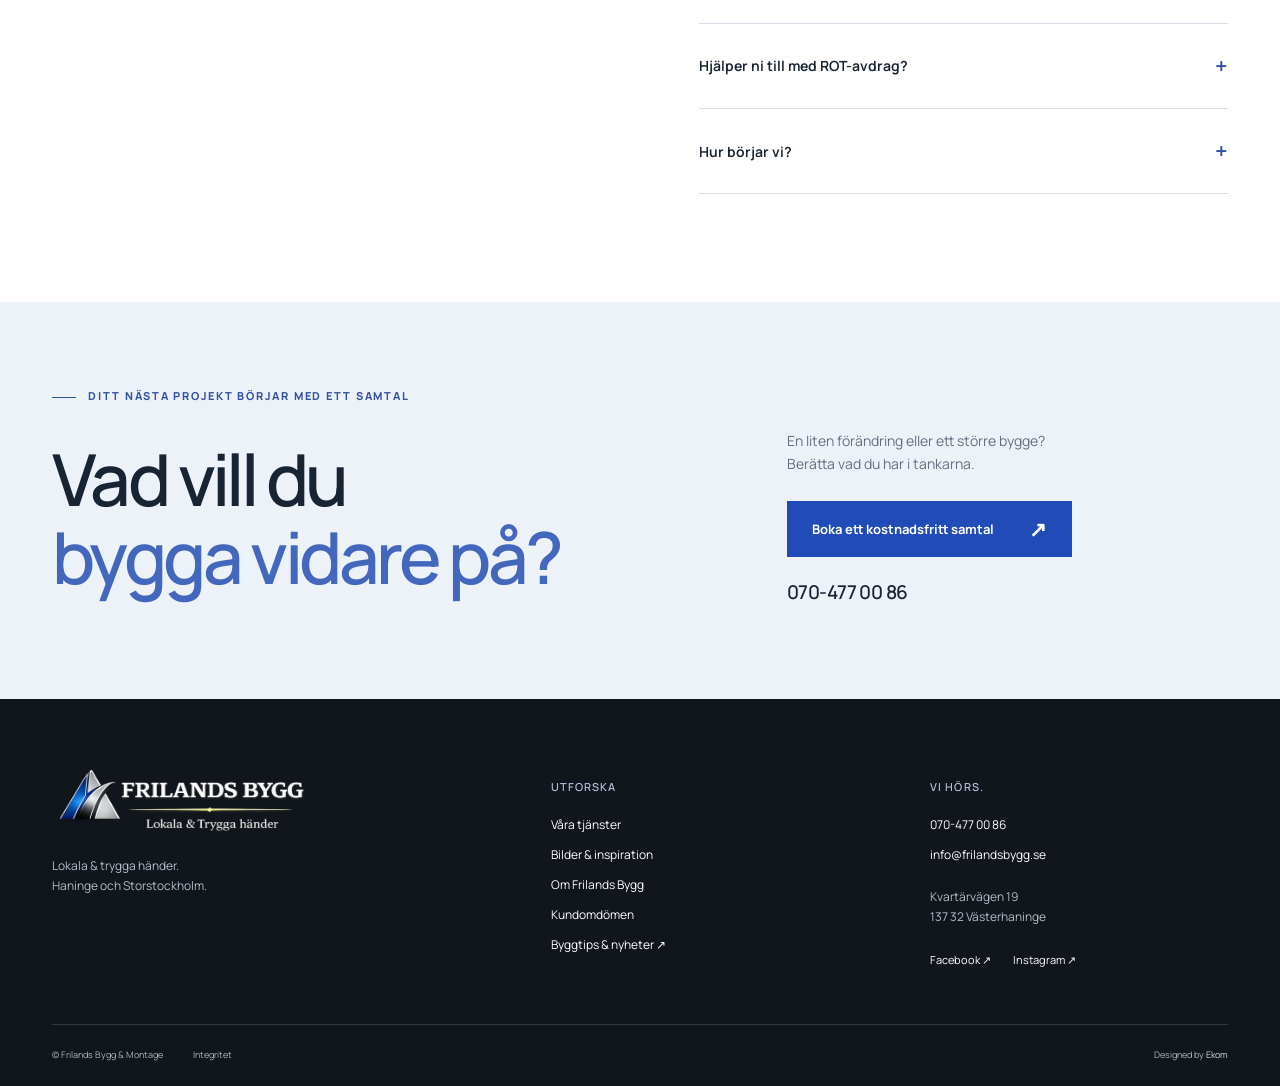
<file: renovering.html>
<!doctype html><html lang="sv"><head><meta charset="utf-8"><meta name="viewport" content="width=device-width, initial-scale=1"><title>Renovering &amp; entreprenad i Haninge &amp; Stockholm | Frilands Bygg</title><meta name="description" content="Från en uppdatering av ett rum till en större renovering. Vi hjälper dig att planera arbetet och få delarna att hänga ihop. Frilands Bygg &amp; Montage i Västerhaninge."><meta name="robots" content="noindex,follow"><meta name="theme-color" content="#142d54"><link rel="canonical" href="https://frilands-bygg-design.carlzzon121.chatgpt.site/renovering.html"><meta property="og:type" content="website"><meta property="og:locale" content="sv_SE"><meta property="og:title" content="Renovering &amp; entreprenad i Haninge &amp; Stockholm | Frilands Bygg"><meta property="og:description" content="Från en uppdatering av ett rum till en större renovering. Vi hjälper dig att planera arbetet och få delarna att hänga ihop. Frilands Bygg &amp; Montage i Västerhaninge."><meta property="og:image" content="https://frilands-bygg-design.carlzzon121.chatgpt.site/assets/fasad-1600.webp"><link rel="icon" href="assets/favicon.svg" type="image/svg+xml"><link rel="preload" href="assets/manrope.woff2" as="font" type="font/woff2" crossorigin><link rel="stylesheet" href="styles.css"><script type="application/ld+json">{"@context": "https://schema.org", "@type": "GeneralContractor", "name": "Frilands Bygg & Montage", "url": "https://frilands-bygg-design.carlzzon121.chatgpt.site/", "telephone": "+46704770086", "email": "info@frilandsbygg.se", "address": {"@type": "PostalAddress", "streetAddress": "Kvartärvägen 19", "postalCode": "137 32", "addressLocality": "Västerhaninge", "addressCountry": "SE"}, "areaServed": ["Haninge", "Storstockholm"], "image": "https://frilands-bygg-design.carlzzon121.chatgpt.site/assets/fasad-1600.webp", "sameAs": ["https://facebook.com/frilandsbygg46", "https://instagram.com/fri.landsbygg/", "https://www.reco.se/frilands-bygg-montage"]}</script><script src="script.js" defer></script></head><body><a class="skip" href="#main">Hoppa till innehållet</a><header class="site-header"><a class="brand" href="index.html" aria-label="Frilands Bygg – startsida"><img src="assets/logo.webp" alt="Frilands Bygg – lokala och trygga händer" width="293" height="80"></a><nav class="desktop-nav" aria-label="Huvudmeny"><a href="tjanster.html">Tjänster</a><a href="projekt.html">Våra bilder</a><a href="om-oss.html">Om Frilands</a><a href="omdomen.html">Omdömen</a></nav><a class="header-contact" href="kontakt.html">Prata bygg med oss <span aria-hidden="true">↗</span></a><button class="menu-toggle" aria-label="Öppna meny" aria-expanded="false" aria-controls="mobile-menu"><span></span><span></span></button></header><dialog id="mobile-menu" class="mobile-menu"><div class="menu-top"><span>FRILANDS BYGG</span><button class="menu-close" aria-label="Stäng meny">×</button></div><nav aria-label="Mobilmeny"><a href="index.html">Hem</a><a href="tjanster.html">Tjänster</a><a href="projekt.html">Våra bilder</a><a href="om-oss.html">Om Frilands</a><a href="omdomen.html">Omdömen</a><a href="kontakt.html">Kontakt</a></nav><a href="tel:+46704770086">070-477 00 86</a><a href="mailto:info@frilandsbygg.se">info@frilandsbygg.se</a></dialog><main id="main"><section class="page-intro wrap"><span class="eyebrow">Renovering & entreprenad</span><h1>Ett nytt kapitel för ditt hem.</h1><p>Från en uppdatering av ett rum till en större renovering. Vi hjälper dig att planera arbetet och få delarna att hänga ihop.</p></section><section class="service-detail wrap"><div class="service-detail-photo"><img class="" src="assets/snickeri-960.webp" srcset="assets/snickeri-480.webp 480w, assets/snickeri-960.webp 960w, assets/snickeri-1600.webp 1600w" sizes="(max-width: 700px) 100vw, 50vw" alt="Renovering &amp; entreprenad" width="1200" height="900" loading="eager" decoding="async"></div><div><span class="eyebrow">Så kan vi hjälpa dig</span><h2>Genomtänkt från början.</h2><p>Vi börjar med att förstå hur du vill använda ditt hem. Sedan går vi igenom omfattning, material och budget innan arbetet tar form. Vid behov samarbetar vi med elektriker och VVS-installatörer. Du får en personlig kontakt under projektets gång.</p><ul class="check-list"><li>Renovering av rum och bostäder</li><li>Planering och prisförslag</li><li>Samordning av hantverkare</li><li>Färdigställande och genomgång</li></ul><a class="button" href="kontakt.html?projekt=renovering">Prata med oss om ditt projekt<span aria-hidden="true">↗</span></a></div></section><section class="service-note wrap"><strong>Lokalt. Personligt. Genomarbetat.</strong><p>Vi utgår från Västerhaninge och hjälper kunder i Haninge och Storstockholm. Börja med en kostnadsfri konsultation.</p></section><section class="section faq wrap"><div><span class="eyebrow">Bra att veta</span><h2>Byggplaner?<br>Vi reder ut frågorna.</h2></div><div><details><summary>Vilka områden arbetar ni i?<span aria-hidden="true">+</span></summary><p>Vi utgår från Västerhaninge och arbetar i Haninge och Storstockholm. Hör av dig och berätta var ditt projekt finns.</p></details><details><summary>Kan jag få ett kostnadsfritt hembesök?<span aria-hidden="true">+</span></summary><p>Ja, Frilands erbjuder kostnadsfri konsultation och hembesök för att prata om projektets förutsättningar och ta fram ett prisförslag.</p></details><details><summary>Hjälper ni till med ROT-avdrag?<span aria-hidden="true">+</span></summary><p>Vi hjälper till med hanteringen när arbetet uppfyller villkoren. Din rätt till avdrag och aktuella regler kontrolleras inför projektet.</p></details><details><summary>Hur börjar vi?<span aria-hidden="true">+</span></summary><p>Ring 070-477 00 86 eller mejla info@frilandsbygg.se. Berätta gärna vad du vill göra, var det ligger och när du önskar komma igång.</p></details></div></section><section class="contact-banner"><div class="wrap"><span class="eyebrow">Ditt nästa projekt börjar med ett samtal</span><div class="contact-banner-grid"><h2>Vad vill du<br><em>bygga vidare på?</em></h2><div><p>En liten förändring eller ett större bygge?<br>Berätta vad du har i tankarna.</p><a class="button" href="kontakt.html">Boka ett kostnadsfritt samtal<span aria-hidden="true">↗</span></a><a class="contact-number" href="tel:+46704770086">070-477 00 86</a></div></div></div></section></main><footer><div class="footer-main wrap"><div><a href="index.html"><img src="assets/logo.webp" alt="Frilands Bygg" width="293" height="80"></a><p>Lokala & trygga händer.<br>Haninge och Storstockholm.</p></div><div><h2>Utforska</h2><a href="tjanster.html">Våra tjänster</a><a href="projekt.html">Bilder & inspiration</a><a href="om-oss.html">Om Frilands Bygg</a><a href="omdomen.html">Kundomdömen</a><a href="https://frilandsbygg.se/blogg/" target="_blank" rel="noopener">Byggtips & nyheter ↗</a></div><div><h2>Vi hörs.</h2><a href="tel:+46704770086">070-477 00 86</a><a href="mailto:info@frilandsbygg.se">info@frilandsbygg.se</a><p>Kvartärvägen 19<br>137 32 Västerhaninge</p><div class="social"><a href="https://facebook.com/frilandsbygg46" target="_blank" rel="noopener">Facebook ↗</a><a href="https://instagram.com/fri.landsbygg/" target="_blank" rel="noopener">Instagram ↗</a></div></div></div><div class="footer-bottom wrap"><span>© Frilands Bygg & Montage</span><a href="integritet.html">Integritet</a><span class="credit">Designed by <a href="https://ekom.se" target="_blank" rel="noopener">Ekom</a></span></div></footer><div class="mobile-contact"><a href="tel:+46704770086"><span aria-hidden="true">↗</span> Ring oss</a><a href="kontakt.html">Berätta om ditt projekt <span aria-hidden="true">↗</span></a></div><dialog class="lightbox" id="lightbox"><button class="lightbox-close" aria-label="Stäng bild">×</button><button class="lightbox-prev" aria-label="Föregående bild">←</button><figure><img src="assets/fasad-1600.webp" alt=""><figcaption></figcaption></figure><button class="lightbox-next" aria-label="Nästa bild">→</button></dialog></body></html>
</file>
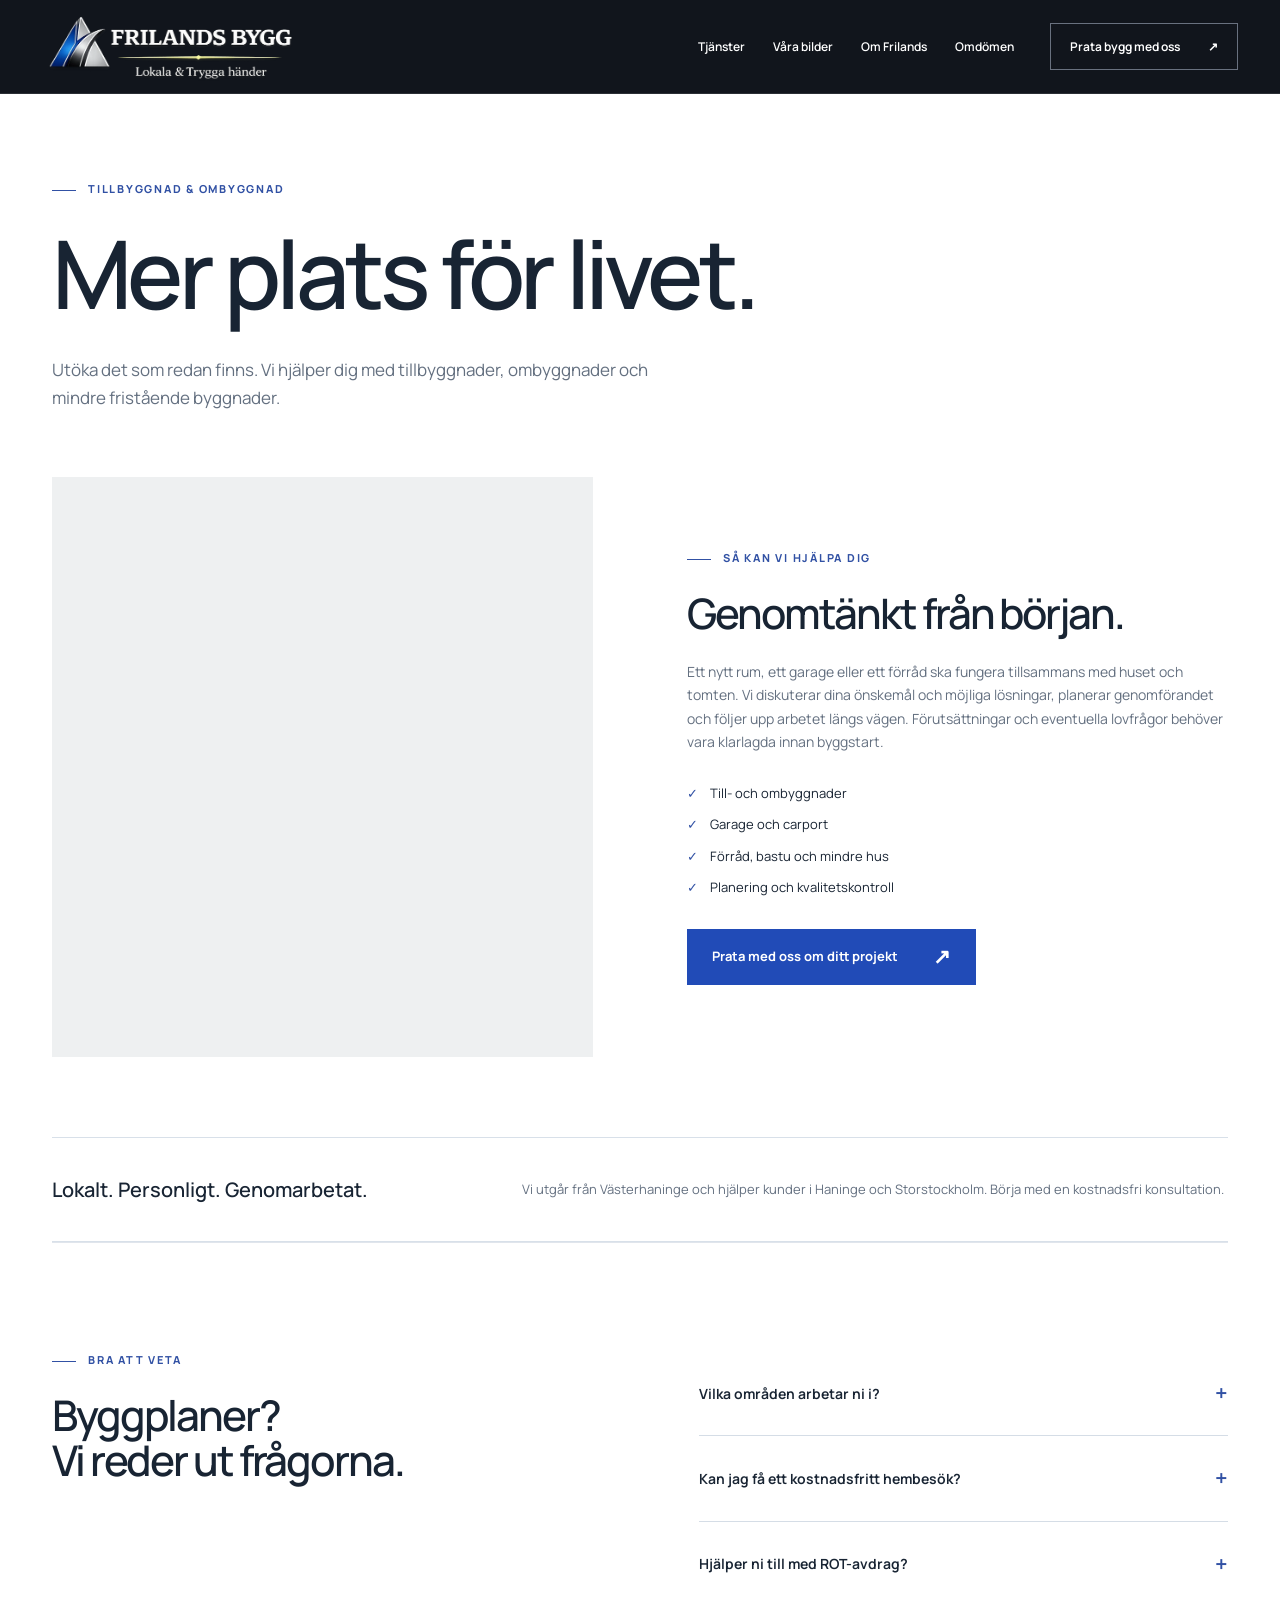
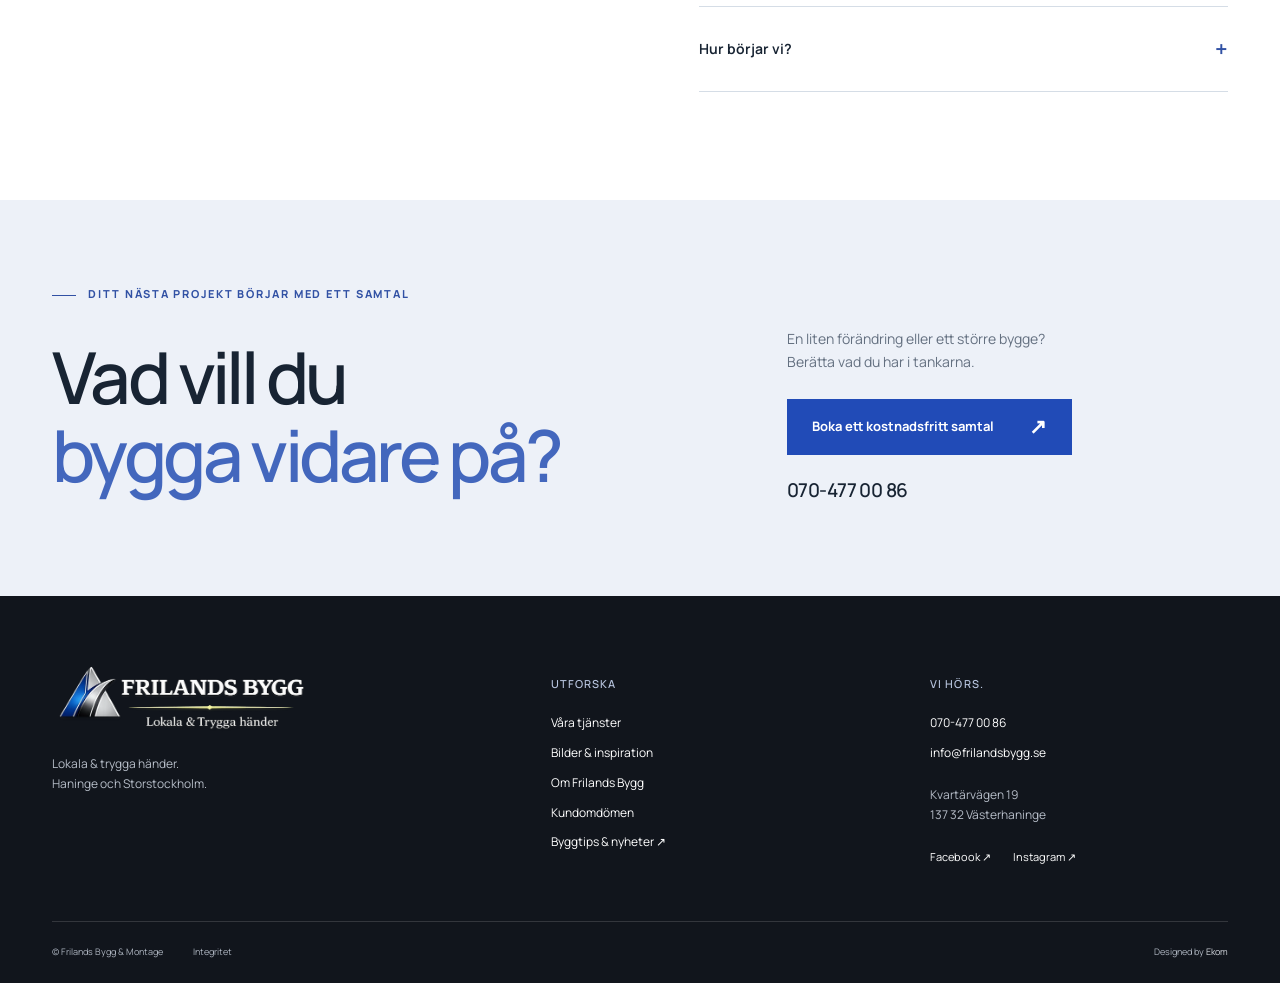
<file: tillbyggnad.html>
<!doctype html><html lang="sv"><head><meta charset="utf-8"><meta name="viewport" content="width=device-width, initial-scale=1"><title>Tillbyggnad &amp; ombyggnad i Haninge &amp; Stockholm | Frilands Bygg</title><meta name="description" content="Utöka det som redan finns. Vi hjälper dig med tillbyggnader, ombyggnader och mindre fristående byggnader. Frilands Bygg &amp; Montage i Västerhaninge."><meta name="robots" content="noindex,follow"><meta name="theme-color" content="#142d54"><link rel="canonical" href="https://frilands-bygg-design.carlzzon121.chatgpt.site/tillbyggnad.html"><meta property="og:type" content="website"><meta property="og:locale" content="sv_SE"><meta property="og:title" content="Tillbyggnad &amp; ombyggnad i Haninge &amp; Stockholm | Frilands Bygg"><meta property="og:description" content="Utöka det som redan finns. Vi hjälper dig med tillbyggnader, ombyggnader och mindre fristående byggnader. Frilands Bygg &amp; Montage i Västerhaninge."><meta property="og:image" content="https://frilands-bygg-design.carlzzon121.chatgpt.site/assets/fasad-1600.webp"><link rel="icon" href="assets/favicon.svg" type="image/svg+xml"><link rel="preload" href="assets/manrope.woff2" as="font" type="font/woff2" crossorigin><link rel="stylesheet" href="styles.css"><script type="application/ld+json">{"@context": "https://schema.org", "@type": "GeneralContractor", "name": "Frilands Bygg & Montage", "url": "https://frilands-bygg-design.carlzzon121.chatgpt.site/", "telephone": "+46704770086", "email": "info@frilandsbygg.se", "address": {"@type": "PostalAddress", "streetAddress": "Kvartärvägen 19", "postalCode": "137 32", "addressLocality": "Västerhaninge", "addressCountry": "SE"}, "areaServed": ["Haninge", "Storstockholm"], "image": "https://frilands-bygg-design.carlzzon121.chatgpt.site/assets/fasad-1600.webp", "sameAs": ["https://facebook.com/frilandsbygg46", "https://instagram.com/fri.landsbygg/", "https://www.reco.se/frilands-bygg-montage"]}</script><script src="script.js" defer></script></head><body><a class="skip" href="#main">Hoppa till innehållet</a><header class="site-header"><a class="brand" href="index.html" aria-label="Frilands Bygg – startsida"><img src="assets/logo.webp" alt="Frilands Bygg – lokala och trygga händer" width="293" height="80"></a><nav class="desktop-nav" aria-label="Huvudmeny"><a href="tjanster.html">Tjänster</a><a href="projekt.html">Våra bilder</a><a href="om-oss.html">Om Frilands</a><a href="omdomen.html">Omdömen</a></nav><a class="header-contact" href="kontakt.html">Prata bygg med oss <span aria-hidden="true">↗</span></a><button class="menu-toggle" aria-label="Öppna meny" aria-expanded="false" aria-controls="mobile-menu"><span></span><span></span></button></header><dialog id="mobile-menu" class="mobile-menu"><div class="menu-top"><span>FRILANDS BYGG</span><button class="menu-close" aria-label="Stäng meny">×</button></div><nav aria-label="Mobilmeny"><a href="index.html">Hem</a><a href="tjanster.html">Tjänster</a><a href="projekt.html">Våra bilder</a><a href="om-oss.html">Om Frilands</a><a href="omdomen.html">Omdömen</a><a href="kontakt.html">Kontakt</a></nav><a href="tel:+46704770086">070-477 00 86</a><a href="mailto:info@frilandsbygg.se">info@frilandsbygg.se</a></dialog><main id="main"><section class="page-intro wrap"><span class="eyebrow">Tillbyggnad & ombyggnad</span><h1>Mer plats för livet.</h1><p>Utöka det som redan finns. Vi hjälper dig med tillbyggnader, ombyggnader och mindre fristående byggnader.</p></section><section class="service-detail wrap"><div class="service-detail-photo"><img class="" src="assets/fasad-960.webp" srcset="assets/fasad-480.webp 480w, assets/fasad-960.webp 960w, assets/fasad-1600.webp 1600w" sizes="(max-width: 700px) 100vw, 50vw" alt="Tillbyggnad &amp; ombyggnad" width="1200" height="900" loading="eager" decoding="async"></div><div><span class="eyebrow">Så kan vi hjälpa dig</span><h2>Genomtänkt från början.</h2><p>Ett nytt rum, ett garage eller ett förråd ska fungera tillsammans med huset och tomten. Vi diskuterar dina önskemål och möjliga lösningar, planerar genomförandet och följer upp arbetet längs vägen. Förutsättningar och eventuella lovfrågor behöver vara klarlagda innan byggstart.</p><ul class="check-list"><li>Till- och ombyggnader</li><li>Garage och carport</li><li>Förråd, bastu och mindre hus</li><li>Planering och kvalitetskontroll</li></ul><a class="button" href="kontakt.html?projekt=tillbyggnad">Prata med oss om ditt projekt<span aria-hidden="true">↗</span></a></div></section><section class="service-note wrap"><strong>Lokalt. Personligt. Genomarbetat.</strong><p>Vi utgår från Västerhaninge och hjälper kunder i Haninge och Storstockholm. Börja med en kostnadsfri konsultation.</p></section><section class="section faq wrap"><div><span class="eyebrow">Bra att veta</span><h2>Byggplaner?<br>Vi reder ut frågorna.</h2></div><div><details><summary>Vilka områden arbetar ni i?<span aria-hidden="true">+</span></summary><p>Vi utgår från Västerhaninge och arbetar i Haninge och Storstockholm. Hör av dig och berätta var ditt projekt finns.</p></details><details><summary>Kan jag få ett kostnadsfritt hembesök?<span aria-hidden="true">+</span></summary><p>Ja, Frilands erbjuder kostnadsfri konsultation och hembesök för att prata om projektets förutsättningar och ta fram ett prisförslag.</p></details><details><summary>Hjälper ni till med ROT-avdrag?<span aria-hidden="true">+</span></summary><p>Vi hjälper till med hanteringen när arbetet uppfyller villkoren. Din rätt till avdrag och aktuella regler kontrolleras inför projektet.</p></details><details><summary>Hur börjar vi?<span aria-hidden="true">+</span></summary><p>Ring 070-477 00 86 eller mejla info@frilandsbygg.se. Berätta gärna vad du vill göra, var det ligger och när du önskar komma igång.</p></details></div></section><section class="contact-banner"><div class="wrap"><span class="eyebrow">Ditt nästa projekt börjar med ett samtal</span><div class="contact-banner-grid"><h2>Vad vill du<br><em>bygga vidare på?</em></h2><div><p>En liten förändring eller ett större bygge?<br>Berätta vad du har i tankarna.</p><a class="button" href="kontakt.html">Boka ett kostnadsfritt samtal<span aria-hidden="true">↗</span></a><a class="contact-number" href="tel:+46704770086">070-477 00 86</a></div></div></div></section></main><footer><div class="footer-main wrap"><div><a href="index.html"><img src="assets/logo.webp" alt="Frilands Bygg" width="293" height="80"></a><p>Lokala & trygga händer.<br>Haninge och Storstockholm.</p></div><div><h2>Utforska</h2><a href="tjanster.html">Våra tjänster</a><a href="projekt.html">Bilder & inspiration</a><a href="om-oss.html">Om Frilands Bygg</a><a href="omdomen.html">Kundomdömen</a><a href="https://frilandsbygg.se/blogg/" target="_blank" rel="noopener">Byggtips & nyheter ↗</a></div><div><h2>Vi hörs.</h2><a href="tel:+46704770086">070-477 00 86</a><a href="mailto:info@frilandsbygg.se">info@frilandsbygg.se</a><p>Kvartärvägen 19<br>137 32 Västerhaninge</p><div class="social"><a href="https://facebook.com/frilandsbygg46" target="_blank" rel="noopener">Facebook ↗</a><a href="https://instagram.com/fri.landsbygg/" target="_blank" rel="noopener">Instagram ↗</a></div></div></div><div class="footer-bottom wrap"><span>© Frilands Bygg & Montage</span><a href="integritet.html">Integritet</a><span class="credit">Designed by <a href="https://ekom.se" target="_blank" rel="noopener">Ekom</a></span></div></footer><div class="mobile-contact"><a href="tel:+46704770086"><span aria-hidden="true">↗</span> Ring oss</a><a href="kontakt.html">Berätta om ditt projekt <span aria-hidden="true">↗</span></a></div><dialog class="lightbox" id="lightbox"><button class="lightbox-close" aria-label="Stäng bild">×</button><button class="lightbox-prev" aria-label="Föregående bild">←</button><figure><img src="assets/fasad-1600.webp" alt=""><figcaption></figcaption></figure><button class="lightbox-next" aria-label="Nästa bild">→</button></dialog></body></html>
</file>
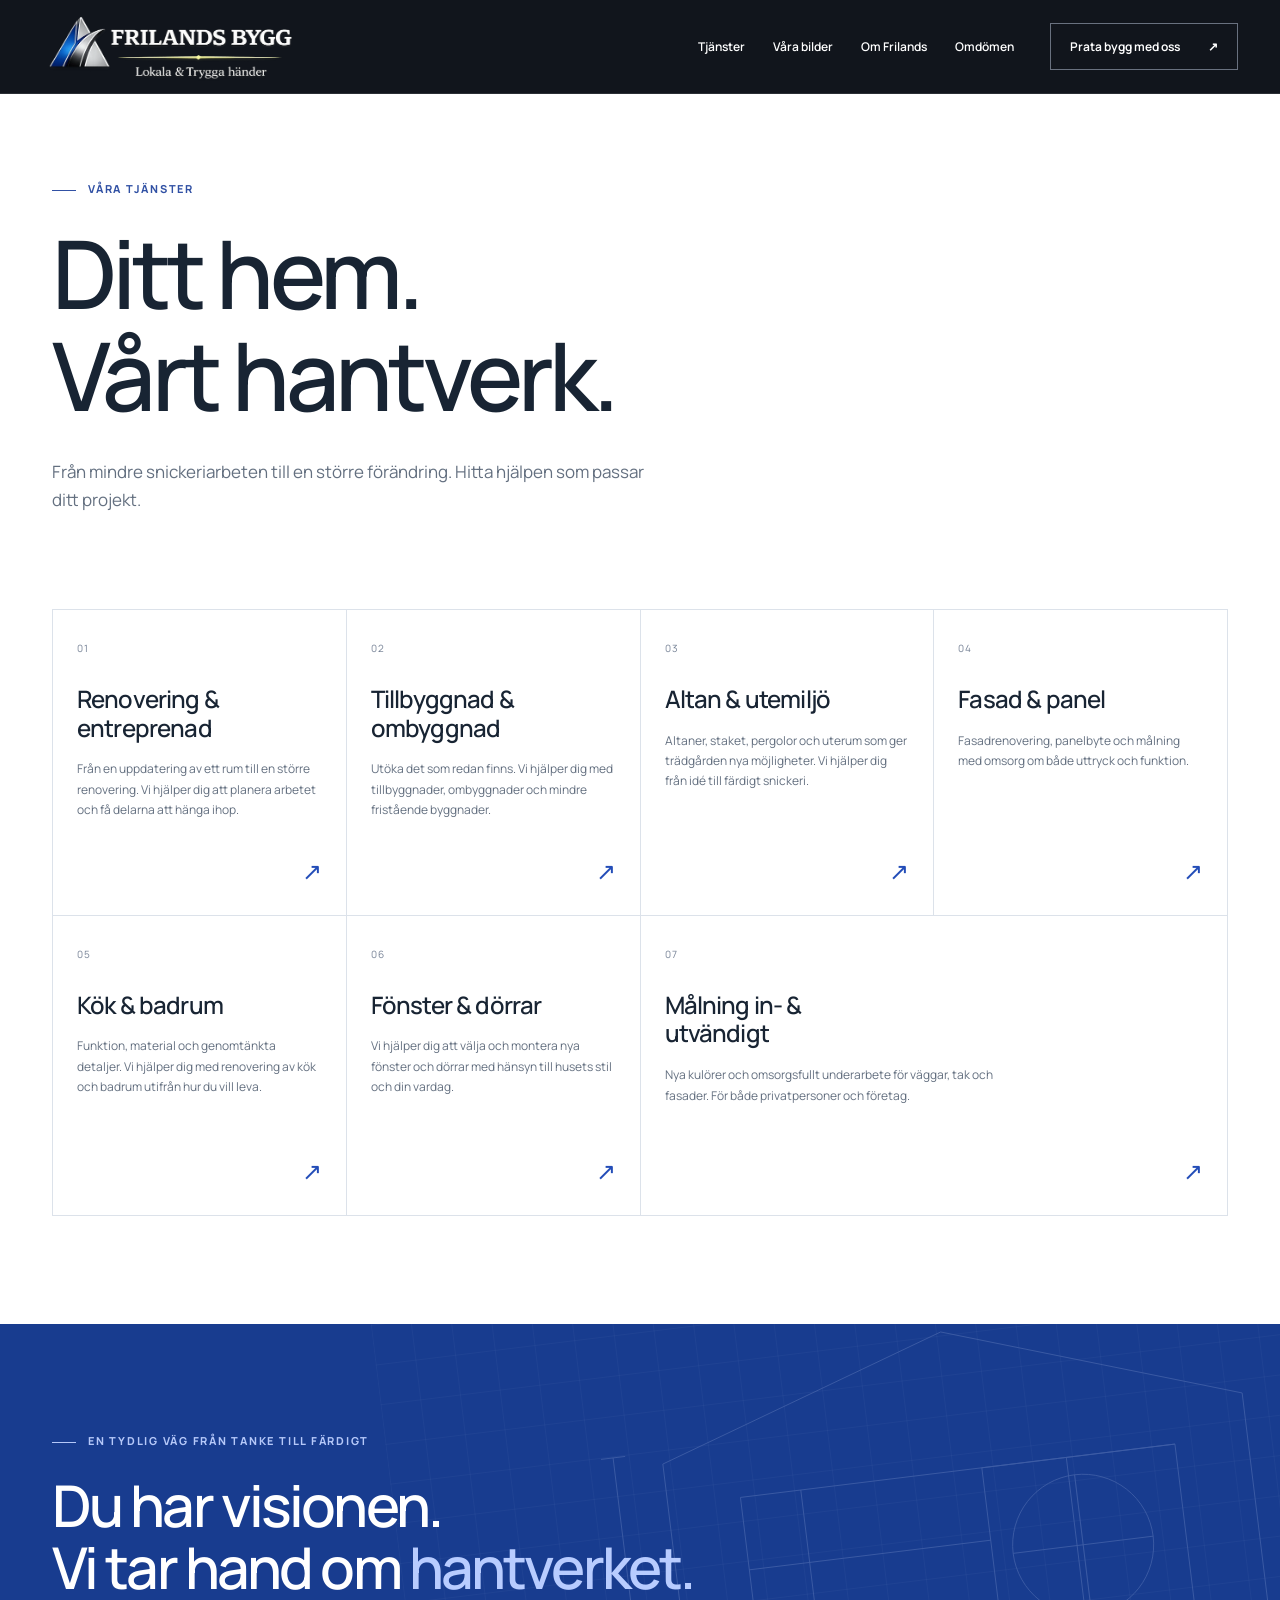
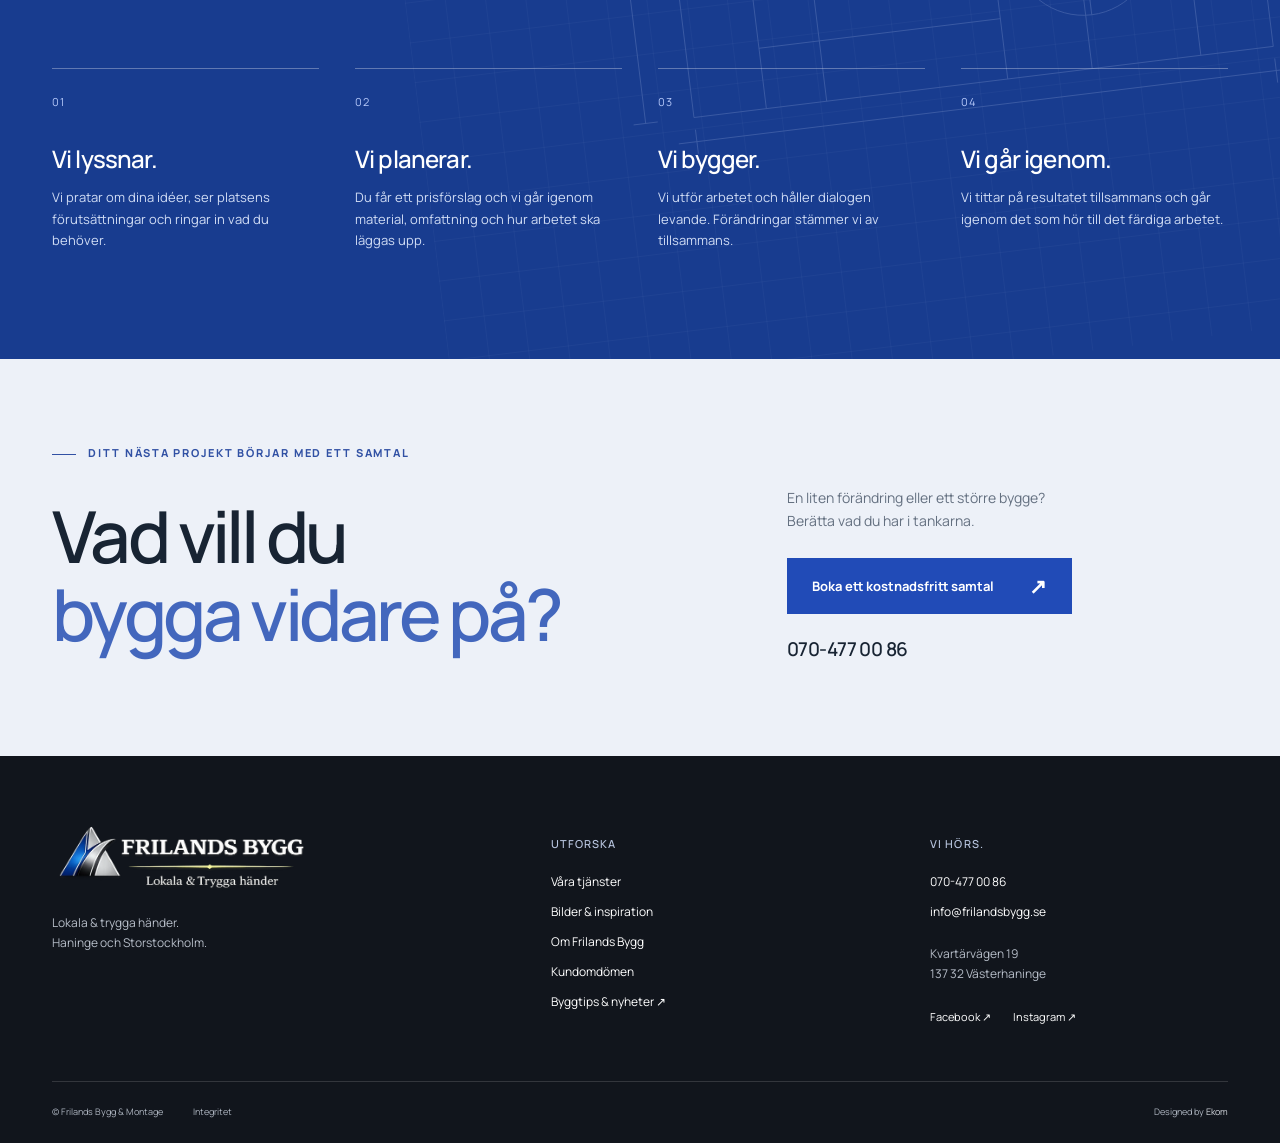
<file: tjanster.html>
<!doctype html><html lang="sv"><head><meta charset="utf-8"><meta name="viewport" content="width=device-width, initial-scale=1"><title>Våra bygg- och renoveringstjänster | Frilands Bygg</title><meta name="description" content="Renovering, tillbyggnad, altan, fasad, kök, badrum, fönster och målning i Haninge och Storstockholm."><meta name="robots" content="noindex,follow"><meta name="theme-color" content="#142d54"><link rel="canonical" href="https://frilands-bygg-design.carlzzon121.chatgpt.site/tjanster.html"><meta property="og:type" content="website"><meta property="og:locale" content="sv_SE"><meta property="og:title" content="Våra bygg- och renoveringstjänster | Frilands Bygg"><meta property="og:description" content="Renovering, tillbyggnad, altan, fasad, kök, badrum, fönster och målning i Haninge och Storstockholm."><meta property="og:image" content="https://frilands-bygg-design.carlzzon121.chatgpt.site/assets/fasad-1600.webp"><link rel="icon" href="assets/favicon.svg" type="image/svg+xml"><link rel="preload" href="assets/manrope.woff2" as="font" type="font/woff2" crossorigin><link rel="stylesheet" href="styles.css"><script type="application/ld+json">{"@context": "https://schema.org", "@type": "GeneralContractor", "name": "Frilands Bygg & Montage", "url": "https://frilands-bygg-design.carlzzon121.chatgpt.site/", "telephone": "+46704770086", "email": "info@frilandsbygg.se", "address": {"@type": "PostalAddress", "streetAddress": "Kvartärvägen 19", "postalCode": "137 32", "addressLocality": "Västerhaninge", "addressCountry": "SE"}, "areaServed": ["Haninge", "Storstockholm"], "image": "https://frilands-bygg-design.carlzzon121.chatgpt.site/assets/fasad-1600.webp", "sameAs": ["https://facebook.com/frilandsbygg46", "https://instagram.com/fri.landsbygg/", "https://www.reco.se/frilands-bygg-montage"]}</script><script src="script.js" defer></script></head><body><a class="skip" href="#main">Hoppa till innehållet</a><header class="site-header"><a class="brand" href="index.html" aria-label="Frilands Bygg – startsida"><img src="assets/logo.webp" alt="Frilands Bygg – lokala och trygga händer" width="293" height="80"></a><nav class="desktop-nav" aria-label="Huvudmeny"><a href="tjanster.html">Tjänster</a><a href="projekt.html">Våra bilder</a><a href="om-oss.html">Om Frilands</a><a href="omdomen.html">Omdömen</a></nav><a class="header-contact" href="kontakt.html">Prata bygg med oss <span aria-hidden="true">↗</span></a><button class="menu-toggle" aria-label="Öppna meny" aria-expanded="false" aria-controls="mobile-menu"><span></span><span></span></button></header><dialog id="mobile-menu" class="mobile-menu"><div class="menu-top"><span>FRILANDS BYGG</span><button class="menu-close" aria-label="Stäng meny">×</button></div><nav aria-label="Mobilmeny"><a href="index.html">Hem</a><a href="tjanster.html">Tjänster</a><a href="projekt.html">Våra bilder</a><a href="om-oss.html">Om Frilands</a><a href="omdomen.html">Omdömen</a><a href="kontakt.html">Kontakt</a></nav><a href="tel:+46704770086">070-477 00 86</a><a href="mailto:info@frilandsbygg.se">info@frilandsbygg.se</a></dialog><main id="main"><section class="page-intro wrap"><span class="eyebrow">Våra tjänster</span><h1>Ditt hem.<br>Vårt hantverk.</h1><p>Från mindre snickeriarbeten till en större förändring. Hitta hjälpen som passar ditt projekt.</p></section><section class="wrap section compact"><div class="service-grid"><a class="service-card" href="renovering.html"><span class="service-index">01</span><h3>Renovering & entreprenad</h3><p>Från en uppdatering av ett rum till en större renovering. Vi hjälper dig att planera arbetet och få delarna att hänga ihop.</p><span class="service-arrow" aria-hidden="true">↗</span></a><a class="service-card" href="tillbyggnad.html"><span class="service-index">02</span><h3>Tillbyggnad & ombyggnad</h3><p>Utöka det som redan finns. Vi hjälper dig med tillbyggnader, ombyggnader och mindre fristående byggnader.</p><span class="service-arrow" aria-hidden="true">↗</span></a><a class="service-card" href="altan.html"><span class="service-index">03</span><h3>Altan & utemiljö</h3><p>Altaner, staket, pergolor och uterum som ger trädgården nya möjligheter. Vi hjälper dig från idé till färdigt snickeri.</p><span class="service-arrow" aria-hidden="true">↗</span></a><a class="service-card" href="fasad.html"><span class="service-index">04</span><h3>Fasad & panel</h3><p>Fasadrenovering, panelbyte och målning med omsorg om både uttryck och funktion.</p><span class="service-arrow" aria-hidden="true">↗</span></a><a class="service-card" href="kok-badrum.html"><span class="service-index">05</span><h3>Kök & badrum</h3><p>Funktion, material och genomtänkta detaljer. Vi hjälper dig med renovering av kök och badrum utifrån hur du vill leva.</p><span class="service-arrow" aria-hidden="true">↗</span></a><a class="service-card" href="fonster-dorrar.html"><span class="service-index">06</span><h3>Fönster & dörrar</h3><p>Vi hjälper dig att välja och montera nya fönster och dörrar med hänsyn till husets stil och din vardag.</p><span class="service-arrow" aria-hidden="true">↗</span></a><a class="service-card" href="malning.html"><span class="service-index">07</span><h3>Målning in- & utvändigt</h3><p>Nya kulörer och omsorgsfullt underarbete för väggar, tak och fasader. För både privatpersoner och företag.</p><span class="service-arrow" aria-hidden="true">↗</span></a></div></section><section class="process section"><div class="blueprint" aria-hidden="true"><svg viewBox="0 0 600 380" fill="none"><path d="M60 320V110L300 30l240 80v210H60m60 0V145h360v175M170 145v175m150-175v175M120 205h200m-200 65h200m0-125h160m-90 0v175M45 340h510M60 330v20m480-20v20M20 100v220m-10-220h20m-20 220h20"/><circle cx="395" cy="218" r="58"/><path d="M337 218h116m-58-58v116"/></svg></div><div class="wrap"><span class="eyebrow">En tydlig väg från tanke till färdigt</span><h2>Du har visionen.<br>Vi tar hand om <em>hantverket.</em></h2><div class="process-grid"><article><span>01</span><h3>Vi lyssnar.</h3><p>Vi pratar om dina idéer, ser platsens förutsättningar och ringar in vad du behöver.</p></article><article><span>02</span><h3>Vi planerar.</h3><p>Du får ett prisförslag och vi går igenom material, omfattning och hur arbetet ska läggas upp.</p></article><article><span>03</span><h3>Vi bygger.</h3><p>Vi utför arbetet och håller dialogen levande. Förändringar stämmer vi av tillsammans.</p></article><article><span>04</span><h3>Vi går igenom.</h3><p>Vi tittar på resultatet tillsammans och går igenom det som hör till det färdiga arbetet.</p></article></div></div></section><section class="contact-banner"><div class="wrap"><span class="eyebrow">Ditt nästa projekt börjar med ett samtal</span><div class="contact-banner-grid"><h2>Vad vill du<br><em>bygga vidare på?</em></h2><div><p>En liten förändring eller ett större bygge?<br>Berätta vad du har i tankarna.</p><a class="button" href="kontakt.html">Boka ett kostnadsfritt samtal<span aria-hidden="true">↗</span></a><a class="contact-number" href="tel:+46704770086">070-477 00 86</a></div></div></div></section></main><footer><div class="footer-main wrap"><div><a href="index.html"><img src="assets/logo.webp" alt="Frilands Bygg" width="293" height="80"></a><p>Lokala & trygga händer.<br>Haninge och Storstockholm.</p></div><div><h2>Utforska</h2><a href="tjanster.html">Våra tjänster</a><a href="projekt.html">Bilder & inspiration</a><a href="om-oss.html">Om Frilands Bygg</a><a href="omdomen.html">Kundomdömen</a><a href="https://frilandsbygg.se/blogg/" target="_blank" rel="noopener">Byggtips & nyheter ↗</a></div><div><h2>Vi hörs.</h2><a href="tel:+46704770086">070-477 00 86</a><a href="mailto:info@frilandsbygg.se">info@frilandsbygg.se</a><p>Kvartärvägen 19<br>137 32 Västerhaninge</p><div class="social"><a href="https://facebook.com/frilandsbygg46" target="_blank" rel="noopener">Facebook ↗</a><a href="https://instagram.com/fri.landsbygg/" target="_blank" rel="noopener">Instagram ↗</a></div></div></div><div class="footer-bottom wrap"><span>© Frilands Bygg & Montage</span><a href="integritet.html">Integritet</a><span class="credit">Designed by <a href="https://ekom.se" target="_blank" rel="noopener">Ekom</a></span></div></footer><div class="mobile-contact"><a href="tel:+46704770086"><span aria-hidden="true">↗</span> Ring oss</a><a href="kontakt.html">Berätta om ditt projekt <span aria-hidden="true">↗</span></a></div><dialog class="lightbox" id="lightbox"><button class="lightbox-close" aria-label="Stäng bild">×</button><button class="lightbox-prev" aria-label="Föregående bild">←</button><figure><img src="assets/fasad-1600.webp" alt=""><figcaption></figcaption></figure><button class="lightbox-next" aria-label="Nästa bild">→</button></dialog></body></html>
</file>
<file: styles.css>
@font-face{font-family:Manrope;src:url('assets/manrope.woff2') format('woff2');font-weight:200 800;font-display:swap}*{box-sizing:border-box}html{scroll-behavior:smooth;scroll-padding-top:90px}body{margin:0;color:#182433;background:#fff;font-family:Manrope,Arial,sans-serif;font-size:16px;line-height:1.65;-webkit-font-smoothing:antialiased}body:has(dialog[open]){overflow:hidden}a{color:inherit;text-decoration:none}button,input,select,textarea{font:inherit}button,a{-webkit-tap-highlight-color:transparent}button{cursor:pointer}a:focus-visible,button:focus-visible,summary:focus-visible,input:focus-visible,select:focus-visible,textarea:focus-visible{outline:3px solid #5a82ee;outline-offset:5px}img{display:block;max-width:100%;height:auto}h1,h2,h3,p{margin:0}h1,h2,h3{font-weight:550;line-height:1.08;letter-spacing:-.05em}h1{font-size:clamp(48px,7.4vw,108px)}h2{font-size:clamp(36px,4.5vw,68px)}h3{font-size:26px;letter-spacing:-.035em}em{font-style:normal;color:#4367bd}p{color:#647080}p+p{margin-top:18px}.wrap{width:min(1280px,calc(100% - 104px));margin-inline:auto}.section{padding-block:108px}.section.compact{padding-top:30px}.eyebrow{display:block;font-size:11px;line-height:1.6;font-weight:750;letter-spacing:.16em;text-transform:uppercase;color:#3151a4;margin-bottom:24px}.eyebrow:before{content:'';display:inline-block;width:24px;height:1px;background:currentColor;vertical-align:middle;margin-right:12px}.eyebrow.light{color:#cbd7fa}.section-heading{display:flex;justify-content:space-between;gap:48px;align-items:flex-end;margin-bottom:52px}.section-heading>p{max-width:375px;font-size:17px}.text-link{display:inline-flex;gap:32px;align-items:center;font-size:14px;font-weight:700;border-bottom:1px solid #b9c2cd;padding:10px 0}.text-link>span{transition:transform .2s}.text-link:hover>span{transform:translate(3px,-3px)}.button{display:inline-flex;align-items:center;justify-content:space-between;gap:35px;min-height:56px;padding:16px 24px;background:#214bb7;color:#fff;border:1px solid transparent;font-size:13px;font-weight:700;transition:background .2s,transform .2s}.button:hover{background:#163783;transform:translateY(-2px)}.button span{font-size:21px;line-height:1}.button.outline{background:transparent;border-color:currentColor}.skip{position:fixed;top:-100px;left:12px;z-index:200;background:#fff;padding:15px}.skip:focus{top:10px}.site-header{height:94px;padding:0 42px;display:flex;gap:36px;align-items:center;background:#11151c;color:#fff;position:relative;z-index:50;border-bottom:1px solid #ffffff1c}.brand{width:258px;flex-shrink:0}.brand img{width:100%;height:auto}.desktop-nav{display:flex;gap:28px;margin-left:auto;font-size:12px;font-weight:600}.desktop-nav a{position:relative;padding-block:10px}.desktop-nav a:after{content:'';position:absolute;bottom:0;left:0;width:100%;height:1px;background:#a9bdf6;transform:scaleX(0);transform-origin:left;transition:transform .2s}.desktop-nav a:hover:after{transform:scaleX(1)}.header-contact{display:flex;align-items:center;gap:28px;border:1px solid #69717f;padding:13px 19px;font-size:12px;font-weight:650}.header-contact:hover{background:#fff;color:#182433}.menu-toggle{display:none}.hero{position:relative;isolation:isolate;height:calc(100svh - 94px);min-height:670px;max-height:1000px;background:#1c3147;color:#fff}.hero-media,.hero-shade{position:absolute;inset:0;z-index:-1}.hero-media img{width:100%;height:100%;object-fit:cover;object-position:65% 50%}.hero-shade{background:linear-gradient(90deg,rgba(9,21,34,.82) 0%,rgba(9,21,34,.55) 40%,rgba(9,21,34,.05) 78%),linear-gradient(0deg,rgba(9,21,34,.7),transparent 25%)}.hero-inner{height:100%;display:flex;flex-direction:column;position:relative}.hero-topline{display:flex;justify-content:space-between;border-bottom:1px solid #ffffff40;padding:25px 0 18px;font-size:9px;letter-spacing:.15em;font-weight:600;color:#e0e6ee}.hero-copy{margin:auto 0;padding:34px 0}.hero-copy h1{font-size:clamp(66px,7.2vw,108px);line-height:1.01;letter-spacing:-.065em}.hero-copy h1 em{color:#fff;font-weight:350}.hero-copy p{color:#e0e5ec;font-size:15px;line-height:1.65;margin-top:25px}.hero-copy .eyebrow{margin-bottom:20px}.hero-actions{display:flex;align-items:center;gap:28px;margin-top:30px}.hero-actions .button{background:#fff;color:#17283d}.hero-actions .button:hover{background:#dce6ff}.hero-link{font-size:12px;font-weight:700;display:flex;align-items:center;gap:24px}.hero-bottom{padding:25px 0;border-top:1px solid #ffffff4d;display:flex;justify-content:space-between;align-items:center;font-size:12px}.hero-bottom>a:first-child{display:flex;align-items:center;gap:12px}.hero-bottom small{opacity:.75;font-size:10px}.stars{font-size:14px;letter-spacing:3px;color:#e7bc75}.scroll-link{display:flex;align-items:center;gap:25px;letter-spacing:.15em;font-size:9px}.scroll-link>span{font-size:21px}.hero-photo-label{font-size:9px;letter-spacing:.12em;color:#dce3ed}.trust-strip{display:grid;grid-template-columns:1fr 1fr 1fr 1fr;border-bottom:1px solid #e1e6ed;padding:0 52px;background:#f7f8fa}.trust-strip>div,.trust-strip>a{display:flex;align-items:center;gap:20px;padding:34px 24px;border-right:1px solid #dfe4eb}.trust-strip>div:first-child{padding-left:0}.trust-strip strong{font-size:26px;font-weight:600;letter-spacing:-.05em}.trust-strip span{font-size:11px;line-height:1.6;color:#66717c}.trust-strip>a{border:0;justify-content:space-between;font-size:12px;font-weight:700;padding-right:0}.trust-strip>a span{font-size:26px;color:#234db8}.service-grid{display:grid;grid-template-columns:repeat(4,1fr);border-top:1px solid #dce2ea;border-left:1px solid #dce2ea}.service-card{padding:30px 24px 25px;border-right:1px solid #dce2ea;border-bottom:1px solid #dce2ea;position:relative;min-height:300px;display:flex;flex-direction:column;transition:background .2s}.service-card:hover{background:#f1f5fc}.service-card:last-child{grid-column:span 2;min-height:260px}.service-index{font-size:10px;color:#758195;letter-spacing:.1em;margin-bottom:28px}.service-card h3{font-size:24px;line-height:1.2;max-width:220px}.service-card p{font-size:12px;line-height:1.7;margin:17px 0 30px;max-width:370px}.service-arrow{font-size:24px;margin-top:auto;align-self:flex-end;color:#234db8}.projects{background:#f3f4f3;padding-bottom:0}.project-grid{display:grid;grid-template-columns:repeat(2,minmax(0,1fr));gap:2px}.project-card{position:relative;border:0;padding:0;color:#fff;text-align:left;background:#182433;overflow:hidden}.project-card>img{width:100%;height:500px;object-fit:cover;transition:transform .55s cubic-bezier(.2,.8,.2,1)}.project-card:nth-child(2)>img{object-position:50% 37%}.project-card:nth-child(3)>img,.project-card:nth-child(4)>img{object-fit:contain;background:#e6e7e4}.project-card:hover>img{transform:scale(1.025)}.project-caption{display:flex;align-items:flex-end;justify-content:space-between;position:absolute;inset:auto 0 0;padding:75px 36px 30px;background:linear-gradient(transparent,#071222df)}.project-caption strong{font-size:25px;font-weight:550;letter-spacing:-.025em;display:block}.project-caption small{font-size:8px;letter-spacing:.18em;display:block;margin-bottom:8px}.circle-arrow{display:grid;place-items:center;width:44px;height:44px;border:1px solid #ffffff80;border-radius:50%;font-size:22px;flex-shrink:0}.rating-summary{display:flex;flex-direction:column;align-items:flex-start;padding:0 0 4px 35px;border-left:1px solid #d4dce6}.rating-summary strong{font-weight:500;font-size:60px;line-height:1.2;letter-spacing:-.05em}.rating-summary strong span{font-size:20px;color:#87909d;letter-spacing:0;padding-left:7px}.rating-summary .stars{color:#3151a4;margin:3px 0 10px}.rating-summary small{font-size:11px;color:#6e7887}.review-grid{display:grid;grid-template-columns:repeat(3,1fr);border-top:1px solid #d9e0e8}.review-card{padding:30px 30px 5px 0;display:flex;flex-direction:column;border-right:1px solid #d9e0e8;min-height:310px}.review-card+article{padding-left:30px}.review-card:last-child{border:0}.quote-mark{font-family:Georgia,serif;font-size:70px;height:60px;line-height:1;color:#3151a4}.review-card blockquote{margin:4px 0 40px;font-size:22px;font-weight:450;line-height:1.5;letter-spacing:-.025em}.review-card>div{margin-top:auto;display:flex;justify-content:space-between;gap:14px;align-items:center}.review-card strong{font-size:12px;font-weight:700}.review-card a{font-size:10px;color:#566778;text-decoration:underline;text-underline-offset:4px}.source-note{font-size:10px;max-width:830px;margin-top:35px}.process{background:#183c8f;color:#fff;position:relative;overflow:hidden}.process .wrap{position:relative}.process .eyebrow{color:#b5c8f9}.process em{color:#b8ccff}.process h2{max-width:850px}.blueprint{position:absolute;top:-30px;right:-50px;width:57%;opacity:.2;pointer-events:none;transform:rotate(-7deg)}.blueprint:before{content:'';position:absolute;inset:-200px;background-image:linear-gradient(#d9e6ff30 1px,transparent 1px),linear-gradient(90deg,#d9e6ff30 1px,transparent 1px);background-size:40px 40px}.blueprint svg{position:relative;stroke:#d3dfff;stroke-width:.7;width:100%}.process-grid{display:grid;grid-template-columns:repeat(4,1fr);margin-top:70px;gap:36px}.process-grid article{border-top:1px solid #ffffff50;padding-top:24px}.process-grid article>span{font-size:11px;letter-spacing:.1em;display:block;margin-bottom:35px;color:#b5c8f9}.process-grid h3{font-size:24px}.process-grid p{font-size:13px;color:#d1ddf5;margin-top:15px}.about-section{display:grid;grid-template-columns:.92fr 1fr;gap:11%;align-items:center}.portrait-frame{position:relative;background:#e5e7e6}.portrait-frame>img{width:100%;height:630px;object-fit:cover;object-position:center 25%}.portrait-label{position:absolute;bottom:22px;left:22px;right:22px;background:#fffffff2;padding:17px 21px;color:#263d5e;font-size:14px;font-weight:700}.portrait-label small{display:block;font-size:10px;color:#6d7682;font-weight:500;margin-top:4px}.about-copy p{font-size:15px;max-width:470px;margin-top:26px}.signature{margin:30px 0;font-size:23px;letter-spacing:-.04em}.signature span{display:block;font-size:10px;letter-spacing:.08em;text-transform:uppercase;margin-top:4px;color:#6d7887}.faq,.policy{display:grid;grid-template-columns:1fr 1fr;gap:10%;border-top:1px solid #e0e5ec}.faq h2{font-size:clamp(32px,3.3vw,48px)}details{border-bottom:1px solid #d5dde6}summary{list-style:none;cursor:pointer;display:flex;justify-content:space-between;align-items:center;gap:25px;font-size:14px;font-weight:650;padding:24px 0}summary::-webkit-details-marker{display:none}summary span{font-size:22px;color:#3151a4;transition:transform .2s}details[open] summary span{transform:rotate(45deg)}details p{font-size:13px;padding:0 30px 24px 0}.contact-banner{background:#edf1f8;padding:85px 0 90px}.contact-banner-grid{display:grid;grid-template-columns:1.4fr 1fr;gap:10%;align-items:center}.contact-banner h2{font-size:clamp(42px,5.6vw,80px)}.contact-banner p{font-size:14px;margin-bottom:26px}.contact-number{display:block;margin-top:20px;font-size:19px;font-weight:550;letter-spacing:-.03em}footer{background:#11151c;color:#fff;padding-top:65px}.footer-main{display:grid;grid-template-columns:1.2fr .8fr 1fr;gap:12%;padding-bottom:55px}.footer-main img{width:260px;height:auto}.footer-main p{font-size:12px;color:#b6bdc8;margin-top:22px}.footer-main h2{font-size:11px;letter-spacing:.1em;text-transform:uppercase;margin:17px 0 23px;color:#b8c5df}.footer-main>div>a:not(:has(img)){display:block;font-size:12px;margin-top:10px}.footer-main .social{display:flex;gap:22px;font-size:11px;margin-top:24px}.footer-bottom{display:flex;gap:30px;border-top:1px solid #ffffff24;padding:23px 0;font-size:9px;color:#aeb5c0}.credit{margin-left:auto}.credit a{color:#d5d9e0}.page-intro{padding-top:86px;padding-bottom:65px}.page-intro h1{max-width:1000px}.page-intro>p{max-width:600px;margin-top:32px;font-size:17px}.service-detail{display:grid;grid-template-columns:1fr 1fr;gap:8%;align-items:center;padding-bottom:80px}.service-detail-photo{background:#eef0f1}.service-detail-photo>img{height:580px;width:100%;object-fit:contain}.service-detail h2{font-size:42px}.service-detail p{font-size:14px;margin-top:24px}.check-list{list-style:none;padding:0;margin:30px 0;display:grid;gap:10px;font-size:13px}.check-list li:before{content:'✓';color:#3151a4;display:inline-block;margin-right:12px}.service-note{border-block:1px solid #d8e0e9;padding-block:35px;display:flex;gap:10%;align-items:center}.service-note strong{min-width:30%;font-size:20px;font-weight:550}.service-note p{font-size:13px}.policy h2{font-size:42px}.contact-layout{display:grid;grid-template-columns:1fr 1fr;gap:10%;padding-bottom:90px}.contact-info{padding-top:30px}.large-contact{font-size:clamp(28px,3.5vw,45px);letter-spacing:-.05em;display:block}.large-contact span{font-size:30px;color:#3151a4}.email-contact{font-size:18px;display:block;margin-top:12px;color:#3151a4}.contact-person{display:flex;gap:18px;align-items:center;margin:40px 0 26px}.contact-person>img{width:64px;height:80px;object-fit:cover;object-position:50% 15%}.contact-person strong{display:block;font-size:16px}.contact-person span{display:block;font-size:11px;color:#758195;margin-top:3px}.contact-info p{font-size:14px}.project-form{padding:40px;background:#eff3f9}.project-form h2{font-size:32px;margin-bottom:28px}.project-form label{font-size:12px;font-weight:700;display:block;margin:20px 0 8px}select,textarea{width:100%;background:#fff;color:#182433;border:1px solid #cdd5e2;border-radius:0;padding:14px;font-size:14px}textarea{resize:vertical;min-height:130px}.project-form .button{width:100%;margin-top:20px}.form-help,.form-status{font-size:11px!important;line-height:1.65;margin-top:14px}.form-status{color:#234db8}.prose{max-width:800px;padding-bottom:100px}.prose h2{font-size:28px;margin:35px 0 15px}.prose p{font-size:15px}.prose a{color:#3151a4;text-decoration:underline}.mobile-contact{display:none}.mobile-menu{max-width:none;max-height:none;width:100%;height:100dvh;border:0;margin:0;padding:25px;background:#12213c;color:#fff}.mobile-menu::backdrop{background:#12213c}.menu-top{display:flex;justify-content:space-between;align-items:center;font-size:12px;font-weight:700;letter-spacing:.1em}.menu-close{background:none;border:1px solid #ffffff50;color:#fff;width:44px;height:44px;font-size:30px}.mobile-menu nav{display:grid;gap:16px;margin:40px 0;font-size:32px;line-height:1.15;letter-spacing:-.04em}.mobile-menu>a{display:block;font-size:14px;margin-top:12px}.lightbox{width:100vw;max-width:none;height:100dvh;max-height:none;margin:0;border:0;background:#0c1521f7;color:#fff;padding:55px 75px}.lightbox::backdrop{background:#0c1521}.lightbox figure{margin:0;height:100%;display:flex;flex-direction:column;align-items:center;justify-content:center}.lightbox figure img{max-height:calc(100dvh - 155px);max-width:100%;object-fit:contain;width:auto;height:auto}.lightbox figcaption{font-size:12px;padding-top:18px;min-height:35px}.lightbox button{position:absolute;border:1px solid #ffffff50;background:#142238;color:#fff;width:44px;height:44px;font-size:22px}.lightbox-close{top:18px;right:20px}.lightbox-prev{left:15px;top:50%}.lightbox-next{right:15px;top:50%}
@media(min-width:1600px){.hero-copy h1{font-size:114px}.hero-inner{width:calc(100% - 150px);max-width:1550px}}@media(max-width:1100px){.site-header{padding-inline:26px;gap:25px}.brand{width:220px}.desktop-nav{gap:18px}.header-contact{padding:12px;gap:12px}.wrap{width:calc(100% - 64px)}.trust-strip{padding-inline:32px}.trust-strip>div{gap:12px;padding-inline:15px}.trust-strip strong{font-size:22px}.service-grid{grid-template-columns:repeat(3,1fr)}.service-card:last-child{grid-column:span 3;min-height:220px}.service-card:last-child p{max-width:550px}.project-card>img{height:420px}.portrait-frame>img{height:540px}.about-section{gap:7%}.contact-layout{gap:6%}.project-form{padding:28px}}@media(max-width:850px){.desktop-nav{display:none}.header-contact{margin-left:auto}.menu-toggle{display:flex;flex-direction:column;gap:6px;align-items:center;justify-content:center;width:44px;height:44px;border:1px solid #ffffff60;background:none}.menu-toggle span{display:block;width:20px;height:1px;background:#fff}.hero-topline{font-size:8px}.hero-photo-label{display:none}.hero-bottom{gap:20px}.trust-strip{grid-template-columns:repeat(3,1fr)}.trust-strip>a{display:none}.trust-strip>div:last-of-type{border:0}.section{padding-block:80px}.section-heading{gap:30px}.section-heading>p{max-width:280px;font-size:14px}.review-card blockquote{font-size:19px}.review-card>div{align-items:flex-start;flex-direction:column;gap:5px}.process-grid{grid-template-columns:repeat(2,1fr)}.portrait-frame>img{height:480px}.about-copy p{font-size:13px}.footer-main{gap:5%}.footer-main img{width:220px}.contact-banner-grid{gap:7%}.service-detail{gap:5%}.service-detail-photo>img{height:520px}.service-detail h2{font-size:34px}}
@media(max-width:600px){html{scroll-padding-top:20px}body{font-size:15px}.wrap{width:calc(100% - 40px)}.site-header{height:78px;padding-inline:20px;gap:18px}.brand{width:205px}.header-contact{display:none}.menu-toggle{margin-left:auto;flex-shrink:0}.hero{height:calc(100svh - 78px);min-height:650px;max-height:850px}.hero-media img{object-position:59% center}.hero-shade{background:linear-gradient(90deg,#0d1a2bbd,#0d1a2b40),linear-gradient(0deg,#091522bf,transparent 55%)}.hero-topline{padding-top:22px;font-size:7px;letter-spacing:.11em;gap:14px}.hero-copy{padding:35px 0}.hero-copy h1{font-size:clamp(48px,12.8vw,76px);line-height:1.05;letter-spacing:-.06em}.hero-copy .eyebrow{font-size:9px;margin-bottom:22px}.hero-copy p{font-size:13px;max-width:290px;margin-top:23px}.desktop-only{display:none}.hero-actions{display:flex;flex-direction:column;align-items:flex-start;gap:21px;margin-top:27px}.hero-actions .button{width:100%;max-width:320px;font-size:12px;min-height:52px}.hero-link{padding:0 2px}.hero-bottom{padding:18px 0;font-size:10px;margin-bottom:7px}.hero-bottom>a:first-child{gap:8px;flex-wrap:wrap;max-width:230px}.hero-bottom .stars{font-size:11px;letter-spacing:1px}.hero-bottom small{font-size:9px}.scroll-link{font-size:0;gap:0}.scroll-link>span{font-size:22px}.trust-strip{padding:0 20px;grid-template-columns:repeat(3,minmax(0,1fr))}.trust-strip>div{padding:22px 11px;display:block}.trust-strip strong{font-size:21px;display:block;margin-bottom:6px}.trust-strip span{font-size:9px}.section{padding-block:62px}.section-heading{display:block;margin-bottom:32px}.eyebrow{font-size:9px;letter-spacing:.12em;margin-bottom:18px}.section-heading>p{max-width:none;margin-top:23px;font-size:14px}.section-heading>.text-link{margin-top:20px}h2{font-size:38px;line-height:1.13}.service-grid{grid-template-columns:1fr 1fr}.service-card{padding:20px 16px;min-height:260px}.service-index{margin-bottom:22px;font-size:9px}.service-card h3{font-size:20px;line-height:1.22}.service-card p{font-size:11px;margin-top:13px;margin-bottom:20px}.service-card:last-child{grid-column:span 2;min-height:210px}.service-card:last-child h3{max-width:none}.service-arrow{font-size:22px}.projects{padding-bottom:0}.project-grid{grid-template-columns:1fr 1fr}.project-card>img{height:290px}.project-card:nth-child(3)>img,.project-card:nth-child(4)>img{height:230px;object-fit:cover}.project-card:nth-child(3),.project-card:nth-child(4){grid-column:span 2}.project-caption{padding:55px 15px 17px}.project-caption strong{font-size:17px;line-height:1.2}.project-caption small{font-size:6px;letter-spacing:.1em}.circle-arrow{width:28px;height:28px;font-size:17px;margin-left:7px}.rating-summary{margin-top:28px;padding:0;border:none;display:grid;grid-template-columns:auto 1fr;column-gap:15px;align-items:center}.rating-summary strong{font-size:44px;grid-row:span 2}.rating-summary strong span{font-size:15px}.rating-summary .stars{margin:0;font-size:12px}.rating-summary small{font-size:10px}.review-grid{grid-template-columns:1fr}.review-card,.review-card+article{border:0;border-bottom:1px solid #d9e0e8;padding:27px 0;min-height:0}.quote-mark{font-size:50px;height:35px}.review-card blockquote{font-size:21px;margin:5px 0 22px}.review-card>div{flex-direction:row;align-items:center}.source-note{font-size:9px;line-height:1.7;margin-top:22px}.process h2{font-size:37px}.blueprint{width:130%;top:0;right:-40%;opacity:.13}.process-grid{margin-top:36px;gap:28px 23px}.process-grid article{padding-top:18px}.process-grid article>span{margin-bottom:20px;font-size:10px}.process-grid h3{font-size:21px}.process-grid p{font-size:12px;margin-top:12px}.about-section{display:flex;flex-direction:column;gap:32px;align-items:stretch}.portrait-frame{width:100%;max-width:420px}.portrait-frame>img{height:auto;max-height:550px;object-fit:contain}.portrait-label{bottom:16px;left:16px;right:16px;padding:15px}.about-copy p{font-size:14px;margin-top:20px}.signature{margin:25px 0}.faq,.policy{grid-template-columns:1fr;gap:24px}.faq h2,.policy h2{font-size:35px}summary{font-size:13px;padding:21px 0}details p{font-size:13px;padding-right:10px}.contact-banner{padding:55px 0}.contact-banner-grid{grid-template-columns:1fr;gap:28px}.contact-banner h2{font-size:44px}.contact-banner p{font-size:13px}.contact-banner .button{width:100%;font-size:12px}.contact-number{font-size:20px}footer{padding-top:42px;padding-bottom:65px}.footer-main{grid-template-columns:1fr 1fr;gap:28px 20px;padding-bottom:35px}.footer-main>div:first-child{grid-column:span 2}.footer-main img{width:235px}.footer-main p{font-size:11px;margin-top:16px}.footer-main h2{font-size:9px;margin-top:0}.footer-main>div>a:not(:has(img)){font-size:11px;overflow-wrap:anywhere}.footer-main .social{flex-direction:column;gap:8px;font-size:10px}.footer-bottom{font-size:8px;gap:14px;flex-wrap:wrap;align-items:center}.credit{margin-left:auto}.mobile-contact{position:fixed;bottom:0;left:0;right:0;display:grid;grid-template-columns:.75fr 1.5fr;background:#fff;border-top:1px solid #d5dde8;z-index:40;padding:8px 12px calc(8px + env(safe-area-inset-bottom));gap:8px;box-shadow:0 -4px 25px #0e1d3510}.mobile-contact a{display:flex;align-items:center;justify-content:center;gap:9px;min-height:42px;font-size:11px;font-weight:700}.mobile-contact a:last-child{background:#214bb7;color:#fff;padding-inline:10px}.page-intro{padding:48px 0 40px}.page-intro h1{font-size:46px}.page-intro>p{font-size:14px;margin-top:22px}.service-detail{grid-template-columns:1fr;gap:30px;padding-bottom:45px}.service-detail-photo>img{height:auto;max-height:500px}.service-detail h2{font-size:33px}.service-detail p{font-size:14px}.service-detail .button{width:100%;font-size:11px;gap:15px}.service-note{display:block;padding-block:25px}.service-note strong{font-size:18px}.service-note p{font-size:12px;margin-top:12px}.contact-layout{grid-template-columns:1fr;gap:35px;padding-bottom:60px}.contact-info{padding:0}.large-contact{font-size:34px}.email-contact{font-size:17px}.contact-person{margin-top:27px}.project-form{padding:26px 20px}.project-form h2{font-size:29px}.project-form .eyebrow{font-size:8px}select,textarea{font-size:16px}.lightbox{padding:65px 12px 80px}.lightbox figure img{max-height:calc(100dvh - 180px)}.lightbox-prev{top:auto;bottom:24px;left:20px}.lightbox-next{top:auto;bottom:24px;right:20px}.lightbox figcaption{font-size:11px;text-align:center}.prose{padding-bottom:60px}.prose h2{font-size:25px}}
@media(prefers-reduced-motion:reduce){html{scroll-behavior:auto}*,*:before,*:after{animation:none!important;transition:none!important}}
@media(min-width:601px){.hero-shade{background:linear-gradient(90deg,rgba(8,20,37,.94) 0%,rgba(8,20,37,.78) 30%,rgba(8,20,37,.24) 62%,rgba(8,20,37,.04) 100%),linear-gradient(0deg,rgba(9,21,34,.7),transparent 25%)}}
@media(max-width:600px){.hero{height:calc(100svh - 144px);min-height:620px}.hero-shade{background:linear-gradient(90deg,#0d1a2bd4,#0d1a2b68),linear-gradient(0deg,#091522df,transparent 60%)}}
@media(min-width:601px){.project-card:nth-child(3)>img,.project-card:nth-child(4)>img{height:380px;object-fit:cover}}
</file>
